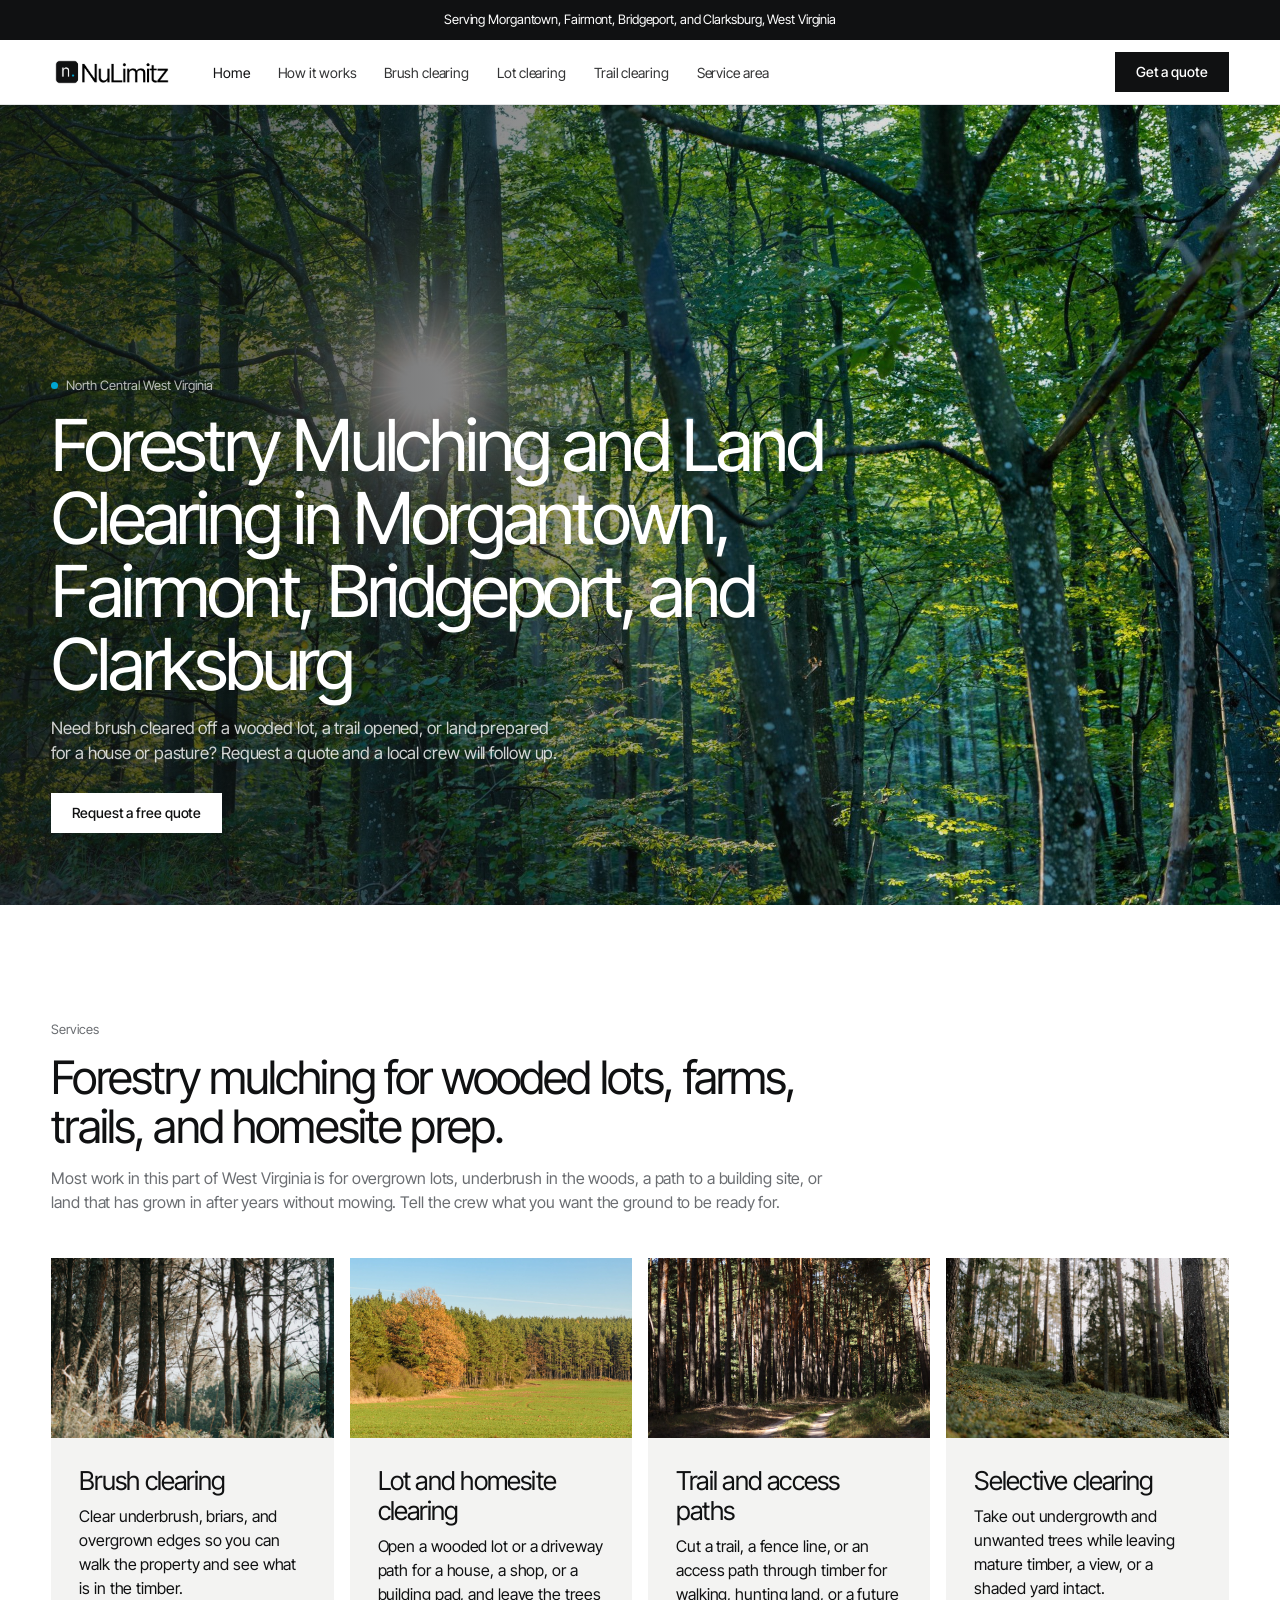
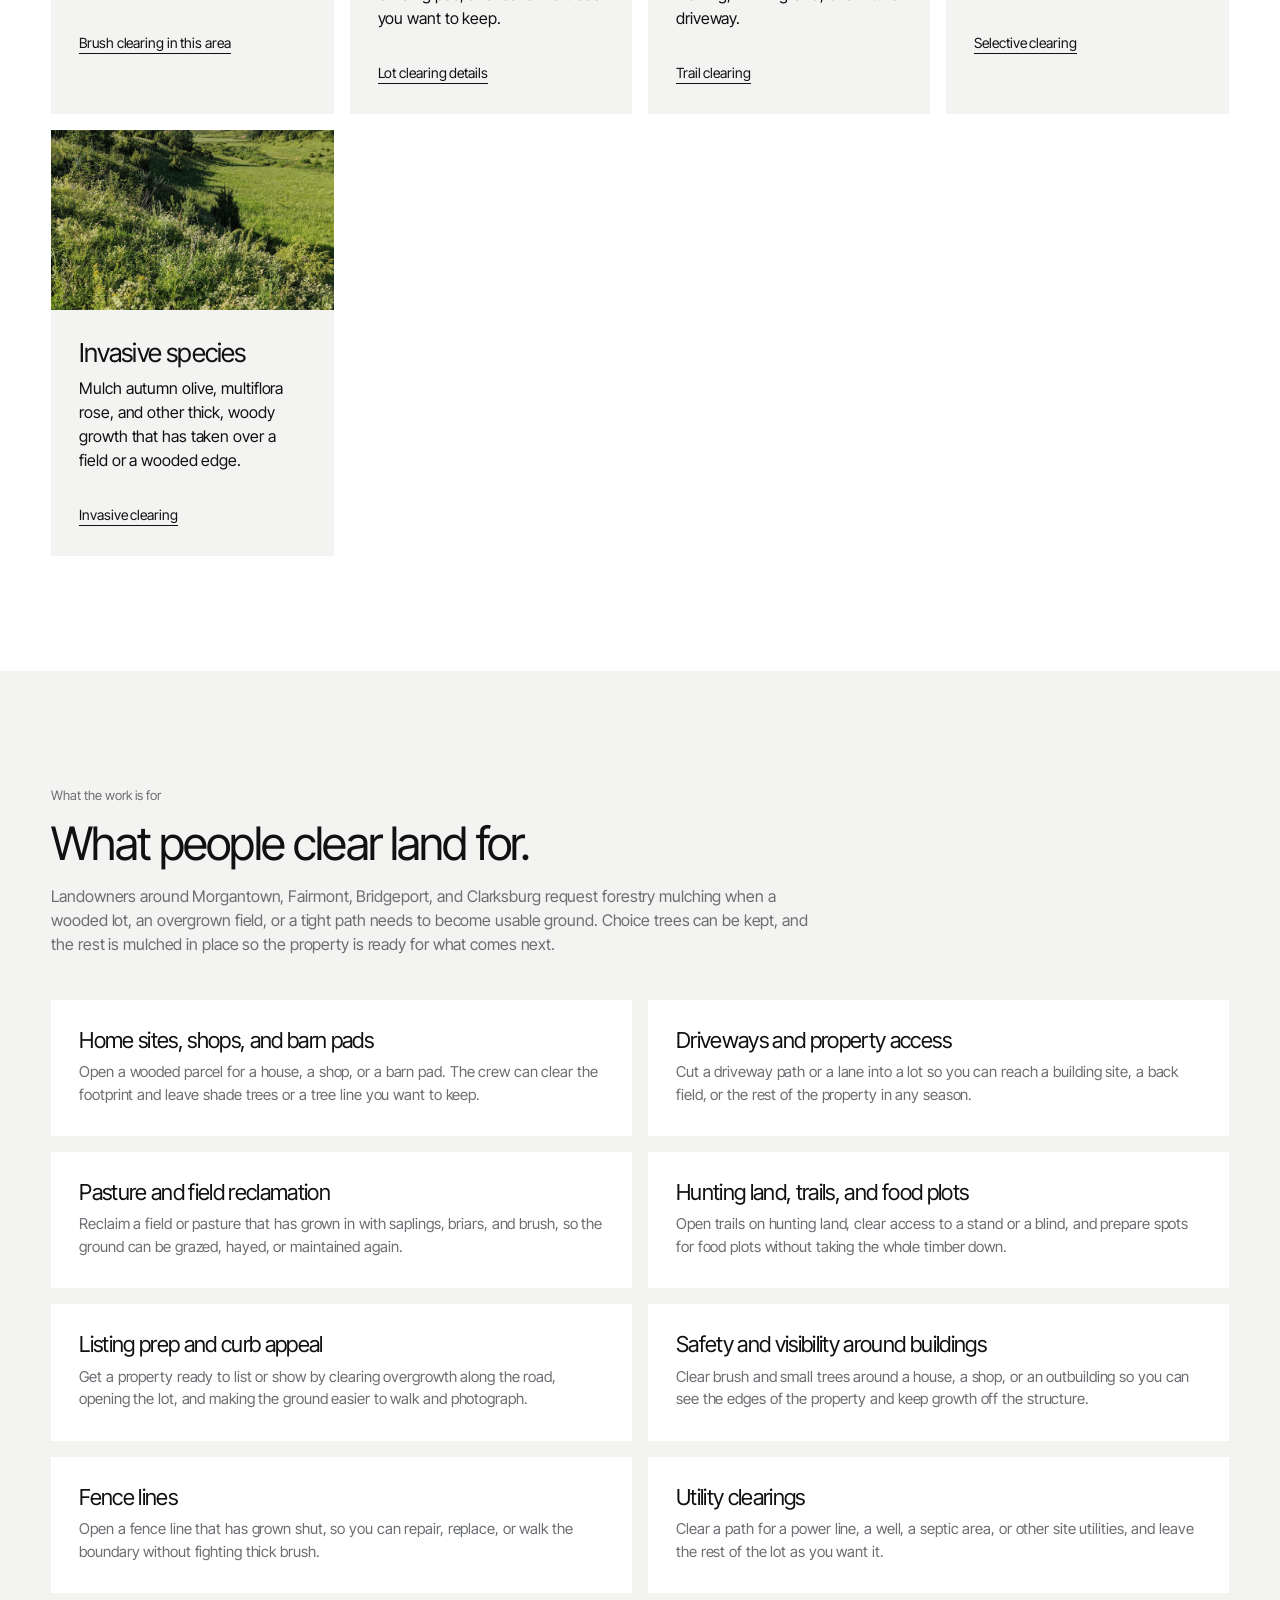
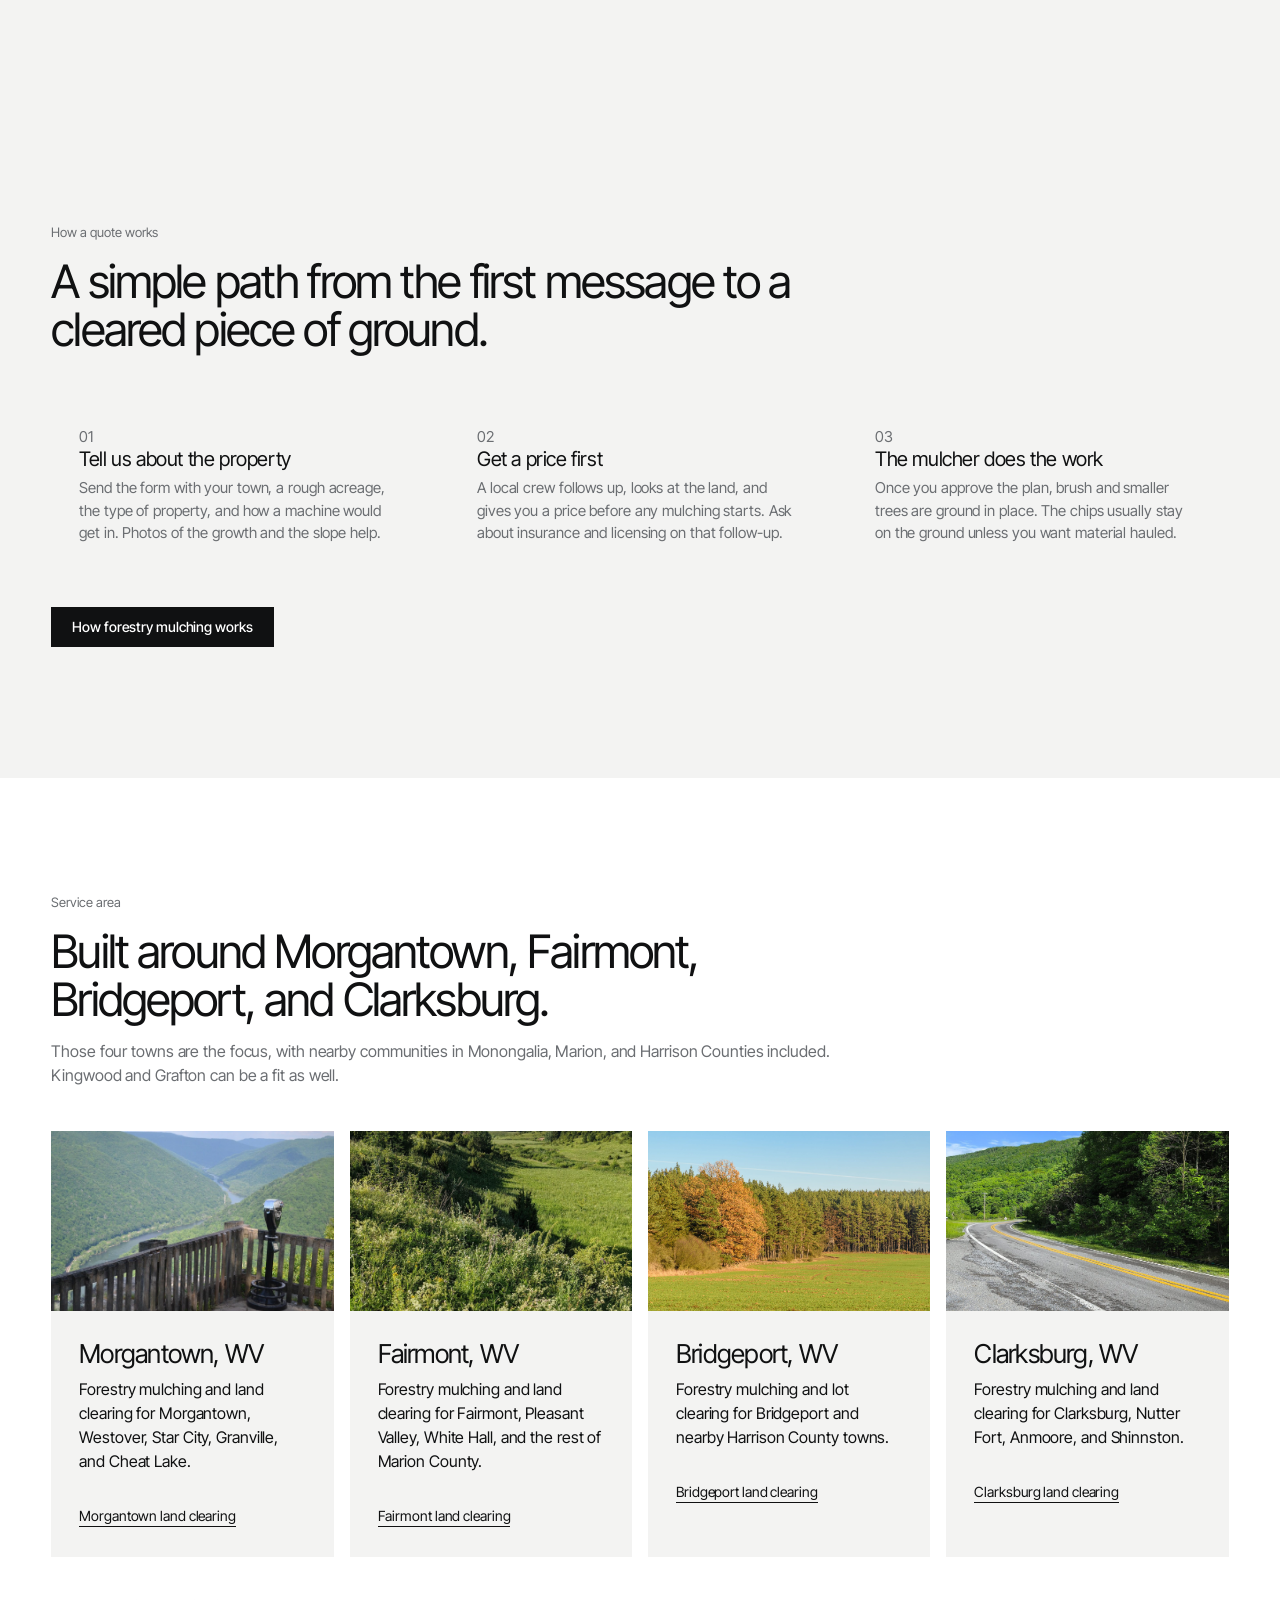
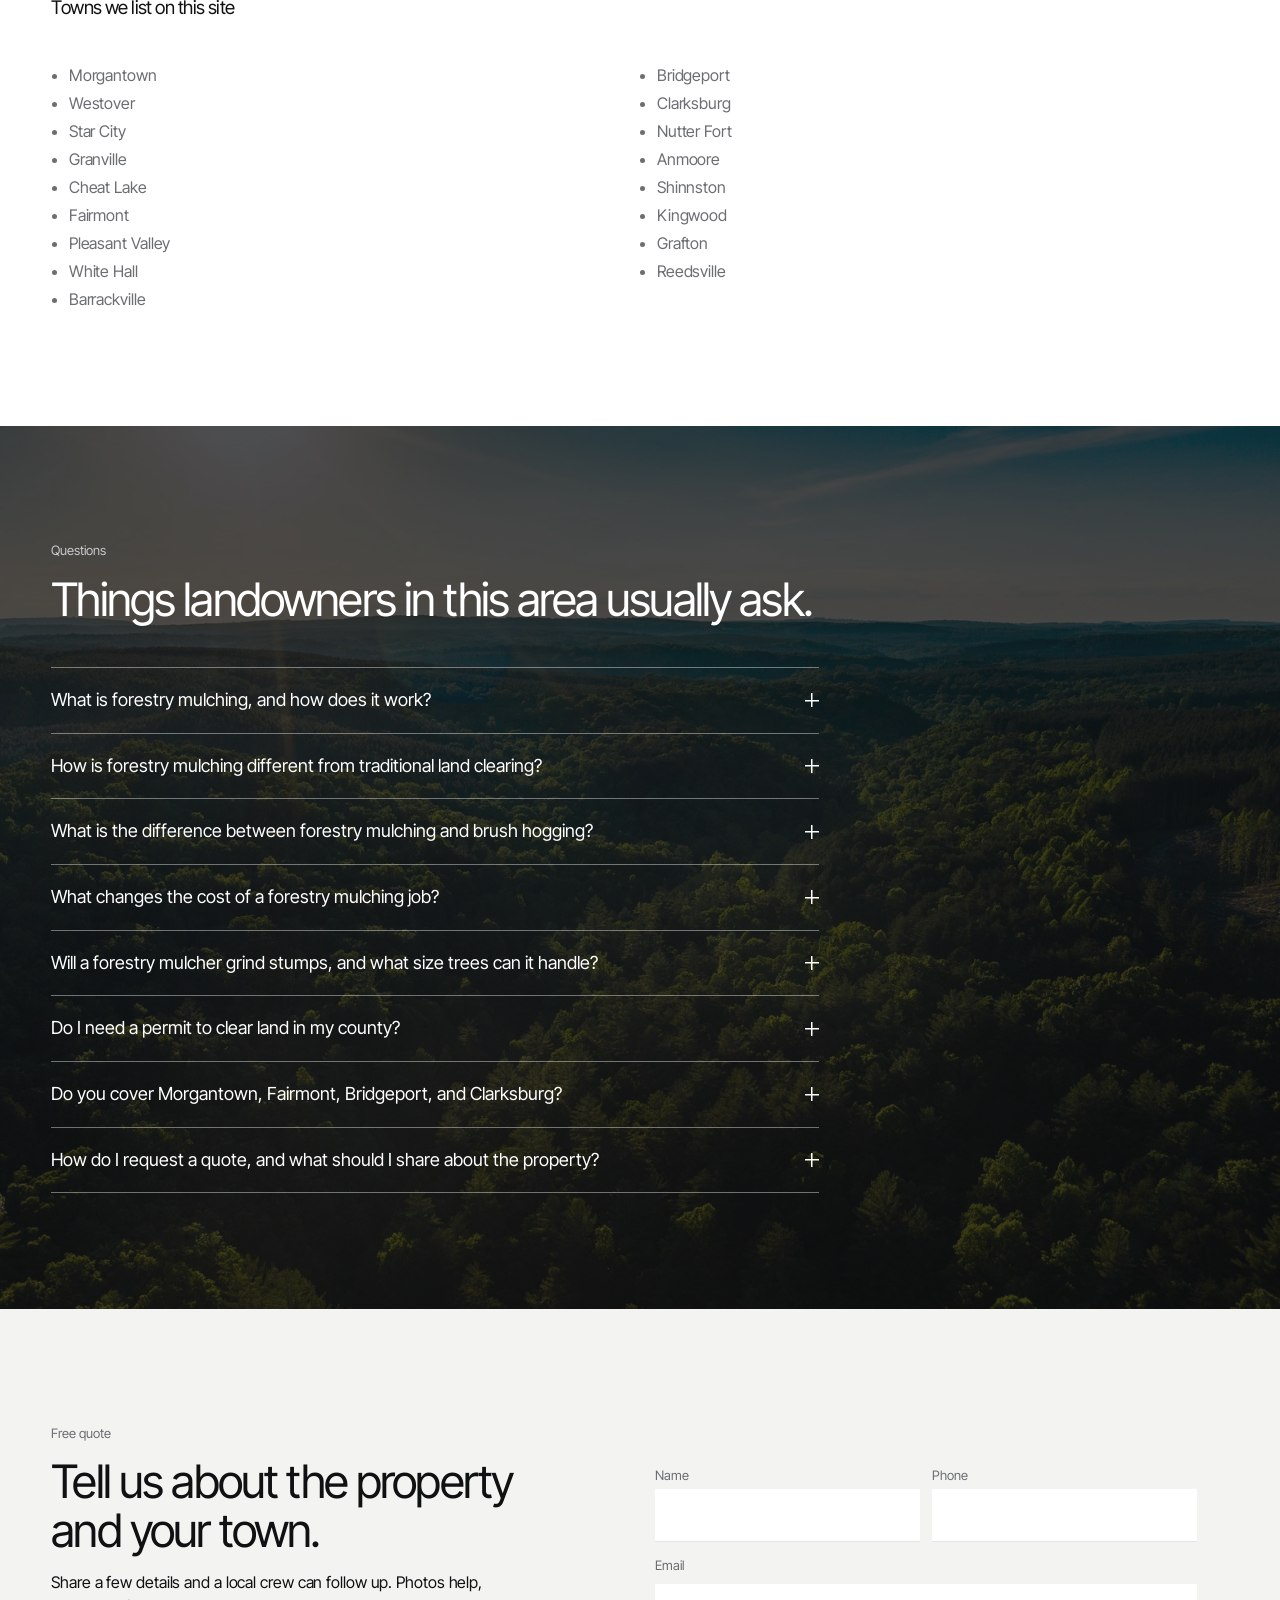
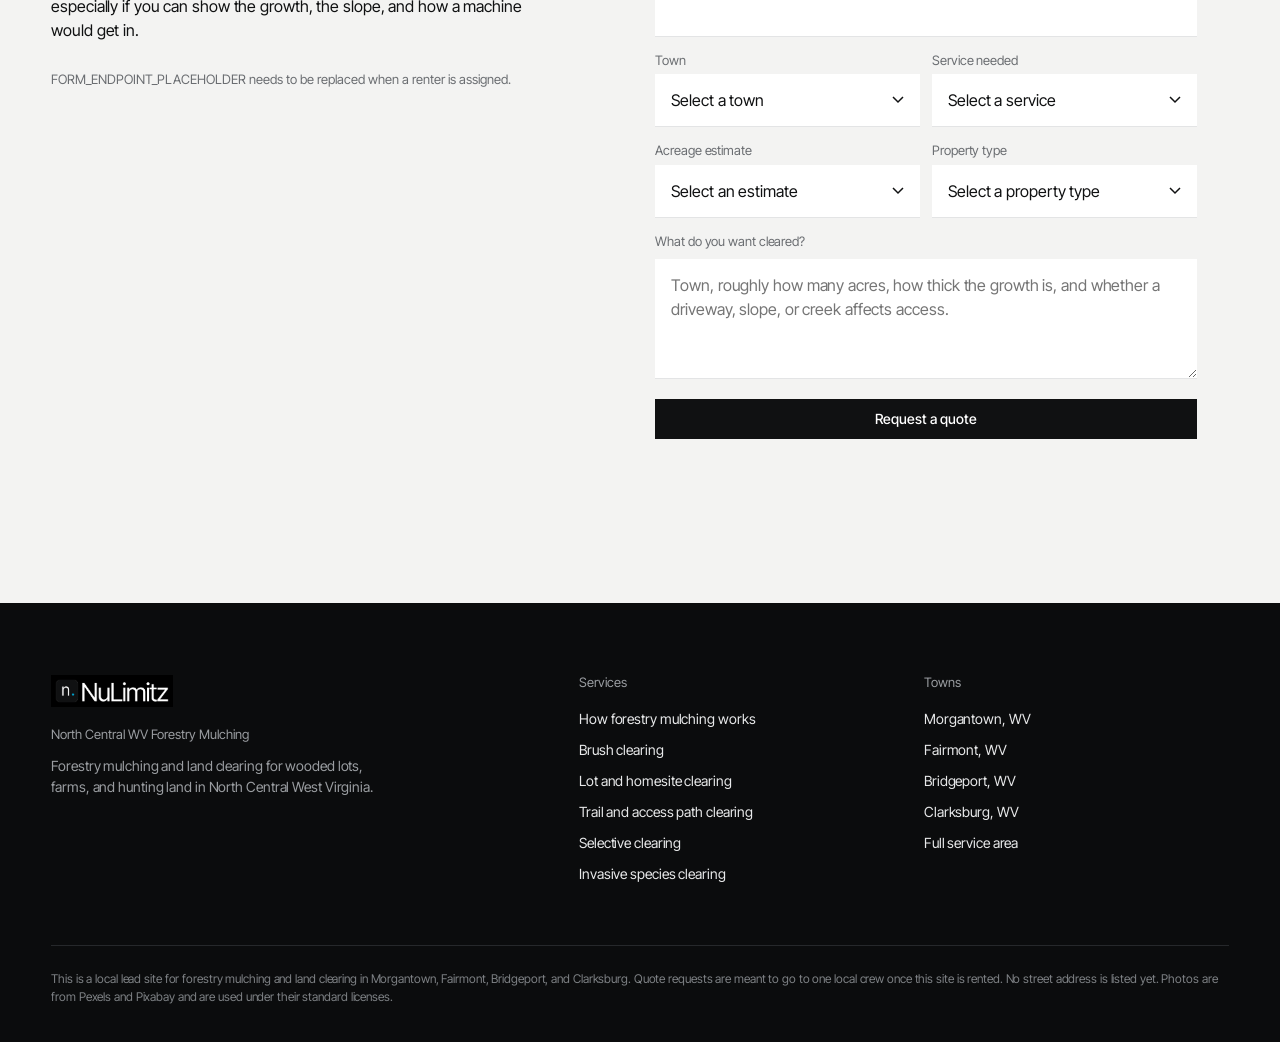
<file: index.html>
<!DOCTYPE html>
<html lang="en">
<head>
  <meta charset="utf-8">
  <meta name="viewport" content="width=device-width, initial-scale=1">
  <title>Forestry Mulching and Land Clearing in Morgantown, Fairmont, and Clarksburg, WV</title>
  <meta name="description" content="Request forestry mulching and land clearing in Morgantown, Fairmont, Bridgeport, and Clarksburg, West Virginia. A local crew follows up on your quote.">
  <meta name="robots" content="noindex, nofollow">
  <link rel="icon" href="/favicon.ico" sizes="any">
  <link rel="icon" type="image/svg+xml" href="/favicon.svg">
  <link rel="icon" type="image/png" sizes="32x32" href="/favicon-32.png">
  <link rel="apple-touch-icon" href="/apple-touch-icon.png">
  <link rel="icon" type="image/png" sizes="512x512" href="/icon-512.png">
  <link rel="preconnect" href="https://fonts.googleapis.com">
  <link rel="preconnect" href="https://fonts.gstatic.com" crossorigin>
  <link href="https://fonts.googleapis.com/css2?family=Inter+Tight:wght@300;400;500&display=swap" rel="stylesheet">
  <link rel="stylesheet" href="css/styles.css">
  <script type="application/ld+json">
{
  "@context": "https://schema.org",
  "@graph": [
    {
      "@type": "LocalBusiness",
      "name": "North Central WV Forestry Mulching",
      "url": "/",
      "description": "Request forestry mulching and land clearing in Morgantown, Fairmont, Bridgeport, and Clarksburg, West Virginia. A local crew follows up on your quote.",
      "areaServed": [
        {
          "@type": "City",
          "name": "Morgantown",
          "addressRegion": "WV"
        },
        {
          "@type": "City",
          "name": "Fairmont",
          "addressRegion": "WV"
        },
        {
          "@type": "City",
          "name": "Bridgeport",
          "addressRegion": "WV"
        },
        {
          "@type": "City",
          "name": "Clarksburg",
          "addressRegion": "WV"
        },
        {
          "@type": "AdministrativeArea",
          "name": "Monongalia County"
        },
        {
          "@type": "AdministrativeArea",
          "name": "Marion County"
        },
        {
          "@type": "AdministrativeArea",
          "name": "Harrison County"
        }
      ],
      "serviceType": [
        "Forestry mulching",
        "Land clearing",
        "Brush clearing",
        "Lot and homesite clearing",
        "Trail and access path clearing",
        "Selective clearing",
        "Invasive species clearing" 
      ]
    },
    {
      "@type": "Service",
      "name": "Forestry mulching and land clearing",
      "serviceType": "Forestry mulching and land clearing",
      "provider": {
        "@type": "LocalBusiness",
        "name": "North Central WV Forestry Mulching"
      },
      "areaServed": [
        "Morgantown, WV",
        "Fairmont, WV",
        "Bridgeport, WV",
        "Clarksburg, WV" 
      ]
    },
    {
      "@type": "FAQPage",
      "mainEntity": [
        {
          "@type": "Question",
          "name": "What is forestry mulching, and how does it work?",
          "acceptedAnswer": {
            "@type": "Answer",
            "text": "A forestry mulcher is a machine with a spinning drum that grinds brush, saplings, and smaller trees into wood chips. The chips are usually left on the ground, so the soil stays in place and there is less to haul or burn. It is a common way to open woods, clear underbrush, or prepare a lot in this part of West Virginia."
          }
        },        {
          "@type": "Question",
          "name": "How is forestry mulching different from traditional land clearing?",
          "acceptedAnswer": {
            "@type": "Answer",
            "text": "Traditional land clearing often uses bulldozers or excavators to push trees and dirt, which can leave piles and scrape the topsoil. Forestry mulching grinds the growth in place and leaves a layer of chips. Some jobs still need traditional clearing, for example when large trees have to come down or a site has to be graded for a foundation. The form is a good place to describe what you want the land to be ready for."
          }
        },        {
          "@type": "Question",
          "name": "What is the difference between forestry mulching and brush hogging?",
          "acceptedAnswer": {
            "@type": "Answer",
            "text": "A brush hog, sometimes called a bush hog, is a mower made for grass, weeds, and light woody stems in a field that is already open. It is not made for thick underbrush, saplings, or small trees in the woods. A forestry mulcher is built for denser, woodier growth and can work in timber where a brush hog cannot."
          }
        },        {
          "@type": "Question",
          "name": "What changes the cost of a forestry mulching job?",
          "acceptedAnswer": {
            "@type": "Answer",
            "text": "Quotes usually depend on how many acres are involved, how thick the growth is, the size of the trees, the slope, how easily a machine can get in, and how far the crew has to travel. Some jobs are quoted by the acre, some by the hour, and some as a single price for the whole property. There are no rates listed on this site. Share those details on the form and a local crew can follow up with a price before any work starts."
          }
        },        {
          "@type": "Question",
          "name": "Will a forestry mulcher grind stumps, and what size trees can it handle?",
          "acceptedAnswer": {
            "@type": "Answer",
            "text": "A mulcher can usually take brush, saplings, and smaller trees, and it can grind smaller stumps down close to grade as it works. Larger mature trees often need to be cut first, or they can be left standing if you want a selective job. Large stumps may still need a separate stump grinder. Photos and a rough tree size help the crew plan."
          }
        },        {
          "@type": "Question",
          "name": "Do I need a permit to clear land in my county?",
          "acceptedAnswer": {
            "@type": "Answer",
            "text": "It depends on the town and county, and on whether wetlands, streams, or a building plan are involved. Rules are not the same in every place, so we do not list a single requirement here. If you are unsure, say so on the form and the crew can help you ask the right local office."
          }
        },        {
          "@type": "Question",
          "name": "Do you cover Morgantown, Fairmont, Bridgeport, and Clarksburg?",
          "acceptedAnswer": {
            "@type": "Answer",
            "text": "Yes. The service area is built around those four towns, plus nearby communities in Monongalia, Marion, and Harrison Counties, including Cheat Lake, Westover, Star City, Pleasant Valley, and Shinnston. Kingwood and Grafton can be included when the job is a fit. Pick your town on the form."
          }
        },        {
          "@type": "Question",
          "name": "How do I request a quote, and what should I share about the property?",
          "acceptedAnswer": {
            "@type": "Answer",
            "text": "Fill out the quote form with your town, the work you need, a rough acreage, and the type of property. It helps to mention slope, how a machine would get in, and whether you want a trail, a homesite, pasture, or just the underbrush cleared. You do not have to be there for every quote. Photos are often enough to start, and someone may still want to walk the land before a final price."
          }
        }
      ]
    }
  ]
}
  </script>
</head>
<body>
<div class="topbar">
  <div class="wrap">
    <span>Serving Morgantown, Fairmont, Bridgeport, and Clarksburg, West Virginia</span>
    </div>
</div>
<header class="site-header">
  <div class="wrap">
    <a class="logo" href="index.html" aria-label="NuLimitz home"><img src="/img/logo-light.png" alt="NuLimitz"></a>
    <nav>
      <ul>
        <li><a href="index.html" aria-current="page">Home</a></li>
        <li><a href="how-it-works/index.html">How it works</a></li>
        <li><a href="brush-clearing/index.html">Brush clearing</a></li>
        <li><a href="lot-clearing/index.html">Lot clearing</a></li>
        <li><a href="trail-clearing/index.html">Trail clearing</a></li>
        <li><a href="index.html#areas">Service area</a></li>
        </ul>
    </nav>
    <div class="header-right">
      <a class="btn" href="#quote">Get a quote</a>
      <button class="nav-toggle" type="button" aria-expanded="false" aria-label="Open menu">Menu</button>
    </div>
  </div>
</header>
<section class="hero" style="background-image:url('img/hero.jpg')">
  <div class="wrap">
    <p class="eyebrow">North Central West Virginia</p>
    <h1>Forestry Mulching and Land Clearing in Morgantown, Fairmont, Bridgeport, and Clarksburg</h1>
    <p class="lede">Need brush cleared off a wooded lot, a trail opened, or land prepared for a house or pasture? Request a quote and a local crew will follow up.</p>
    <div class="hero-actions">
      <a class="btn btn-call" href="#quote">Request a free quote</a>
    </div>
    </div>
</section>

<section class="section" id="services">
  <div class="wrap">
    <div class="section-head">
      <p class="eyebrow">Services</p>
      <h2>Forestry mulching for wooded lots, farms, trails, and homesite prep.</h2>
      <p class="muted">Most work in this part of West Virginia is for overgrown lots, underbrush in the woods, a path to a building site, or land that has grown in after years without mowing. Tell the crew what you want the ground to be ready for.</p>
    </div>
    <div class="card-grid">
      <a class="service-card" href="brush-clearing/index.html">
        <img src="img/brush.jpg" alt="Tall grass and underbrush growing among trees">
        <div class="pad">
          <h3>Brush clearing</h3>
          <p>Clear underbrush, briars, and overgrown edges so you can walk the property and see what is in the timber.</p>
          <span class="more">Brush clearing in this area</span>
        </div>
      </a>
      <a class="service-card" href="lot-clearing/index.html">
        <img src="img/lot.jpg" alt="Open ground meeting a tree line after land has been cleared">
        <div class="pad">
          <h3>Lot and homesite clearing</h3>
          <p>Open a wooded lot or a driveway path for a house, a shop, or a building pad, and leave the trees you want to keep.</p>
          <span class="more">Lot clearing details</span>
        </div>
      </a>
      <a class="service-card" href="trail-clearing/index.html">
        <img src="img/trail.jpg" alt="A path running through a stand of tall trees">
        <div class="pad">
          <h3>Trail and access paths</h3>
          <p>Cut a trail, a fence line, or an access path through timber for walking, hunting land, or a future driveway.</p>
          <span class="more">Trail clearing</span>
        </div>
      </a>
      <a class="service-card" href="selective-clearing/index.html">
        <img src="img/selective.jpg" alt="Open ground under a stand of mature trees">
        <div class="pad">
          <h3>Selective clearing</h3>
          <p>Take out undergrowth and unwanted trees while leaving mature timber, a view, or a shaded yard intact.</p>
          <span class="more">Selective clearing</span>
        </div>
      </a>
      <a class="service-card" href="invasive-species/index.html">
        <img src="img/invasive.jpg" alt="Overgrown plants and shrubs along the edge of a field">
        <div class="pad">
          <h3>Invasive species</h3>
          <p>Mulch autumn olive, multiflora rose, and other thick, woody growth that has taken over a field or a wooded edge.</p>
          <span class="more">Invasive clearing</span>
        </div>
      </a>
    </div>
  </div>
</section>


<section class="section band-cream" id="land-uses">
  <div class="wrap">
    <div class="section-head">
      <p class="eyebrow">What the work is for</p>
      <h2>What people clear land for.</h2>
      <p class="muted">Landowners around Morgantown, Fairmont, Bridgeport, and Clarksburg request forestry mulching when a wooded lot, an overgrown field, or a tight path needs to become usable ground. Choice trees can be kept, and the rest is mulched in place so the property is ready for what comes next.</p>
    </div>
    <div class="use-grid">
      <article class="use-card">
        <h3>Home sites, shops, and barn pads</h3>
        <p>Open a wooded parcel for a house, a shop, or a barn pad. The crew can clear the footprint and leave shade trees or a tree line you want to keep.</p>
      </article>
      <article class="use-card">
        <h3>Driveways and property access</h3>
        <p>Cut a driveway path or a lane into a lot so you can reach a building site, a back field, or the rest of the property in any season.</p>
      </article>
      <article class="use-card">
        <h3>Pasture and field reclamation</h3>
        <p>Reclaim a field or pasture that has grown in with saplings, briars, and brush, so the ground can be grazed, hayed, or maintained again.</p>
      </article>
      <article class="use-card">
        <h3>Hunting land, trails, and food plots</h3>
        <p>Open trails on hunting land, clear access to a stand or a blind, and prepare spots for food plots without taking the whole timber down.</p>
      </article>
      <article class="use-card">
        <h3>Listing prep and curb appeal</h3>
        <p>Get a property ready to list or show by clearing overgrowth along the road, opening the lot, and making the ground easier to walk and photograph.</p>
      </article>
      <article class="use-card">
        <h3>Safety and visibility around buildings</h3>
        <p>Clear brush and small trees around a house, a shop, or an outbuilding so you can see the edges of the property and keep growth off the structure.</p>
      </article>
      <article class="use-card">
        <h3>Fence lines</h3>
        <p>Open a fence line that has grown shut, so you can repair, replace, or walk the boundary without fighting thick brush.</p>
      </article>
      <article class="use-card">
        <h3>Utility clearings</h3>
        <p>Clear a path for a power line, a well, a septic area, or other site utilities, and leave the rest of the lot as you want it.</p>
      </article>
    </div>
  </div>
</section>

<section class="section band-cream" id="how">
  <div class="wrap">
    <div class="section-head">
      <p class="eyebrow">How a quote works</p>
      <h2>A simple path from the first message to a cleared piece of ground.</h2>
    </div>
    <div class="step-grid">
      <div class="step"><div class="pad">
        <p class="step-num">01</p>
        <h3>Tell us about the property</h3>
        <p>Send the form with your town, a rough acreage, the type of property, and how a machine would get in. Photos of the growth and the slope help.</p>
      </div></div>
      <div class="step"><div class="pad">
        <p class="step-num">02</p>
        <h3>Get a price first</h3>
        <p>A local crew follows up, looks at the land, and gives you a price before any mulching starts. Ask about insurance and licensing on that follow-up.</p>
      </div></div>
      <div class="step"><div class="pad">
        <p class="step-num">03</p>
        <h3>The mulcher does the work</h3>
        <p>Once you approve the plan, brush and smaller trees are ground in place. The chips usually stay on the ground unless you want material hauled.</p>
      </div></div>
    </div>
    <p style="margin-top:2rem"><a class="btn" href="how-it-works/index.html">How forestry mulching works</a></p>
  </div>
</section>

<section class="section" id="areas">
  <div class="wrap">
    <div class="section-head">
      <p class="eyebrow">Service area</p>
      <h2>Built around Morgantown, Fairmont, Bridgeport, and Clarksburg.</h2>
      <p class="muted">Those four towns are the focus, with nearby communities in Monongalia, Marion, and Harrison Counties included. Kingwood and Grafton can be a fit as well.</p>
    </div>
    <div class="area-grid">
      <a class="area-card" href="morgantown/index.html">
        <img src="img/wv-hills.jpg" alt="Wooded hills and a river valley in West Virginia">
        <div class="pad">
          <h3>Morgantown, WV</h3>
          <p>Forestry mulching and land clearing for Morgantown, Westover, Star City, Granville, and Cheat Lake.</p>
          <span class="more">Morgantown land clearing</span>
        </div>
      </a>
      <a class="area-card" href="fairmont/index.html">
        <img src="img/invasive.jpg" alt="A grassy valley and overgrown field edges of the kind common in Marion County">
        <div class="pad">
          <h3>Fairmont, WV</h3>
          <p>Forestry mulching and land clearing for Fairmont, Pleasant Valley, White Hall, and the rest of Marion County.</p>
          <span class="more">Fairmont land clearing</span>
        </div>
      </a>
      <a class="area-card" href="bridgeport/index.html">
        <img src="img/lot.jpg" alt="Open ground along a tree line, the kind of lot often cleared for a homesite">
        <div class="pad">
          <h3>Bridgeport, WV</h3>
          <p>Forestry mulching and lot clearing for Bridgeport and nearby Harrison County towns.</p>
          <span class="more">Bridgeport land clearing</span>
        </div>
      </a>
      <a class="area-card" href="clarksburg/index.html">
        <img src="img/wv-road.jpg" alt="A two-lane West Virginia road curving into wooded hills">
        <div class="pad">
          <h3>Clarksburg, WV</h3>
          <p>Forestry mulching and land clearing for Clarksburg, Nutter Fort, Anmoore, and Shinnston.</p>
          <span class="more">Clarksburg land clearing</span>
        </div>
      </a>
    </div>
    <div class="section-head" style="margin-top:2.5rem">
      <h3>Towns we list on this site</h3>
    </div>
    <ul class="town-list">
      <li>Morgantown</li><li>Westover</li><li>Star City</li><li>Granville</li>
      <li>Cheat Lake</li><li>Fairmont</li><li>Pleasant Valley</li><li>White Hall</li>
      <li>Barrackville</li><li>Bridgeport</li><li>Clarksburg</li><li>Nutter Fort</li>
      <li>Anmoore</li><li>Shinnston</li><li>Kingwood</li><li>Grafton</li>
      <li>Reedsville</li>
    </ul>
  </div>
</section>

<section class="section band-photo" id="faq" style="background-image:url('img/hills.jpg')">
  <div class="wrap">
    <div class="section-head">
      <p class="eyebrow">Questions</p>
      <h2>Things landowners in this area usually ask.</h2>
    </div>
    <div class="faq">
        <div class="faq-item">
          <h3><button type="button" aria-expanded="false" aria-controls="faq-1" id="faq-btn-1">What is forestry mulching, and how does it work?</button></h3>
          <div class="answer" id="faq-1">A forestry mulcher is a machine with a spinning drum that grinds brush, saplings, and smaller trees into wood chips. The chips are usually left on the ground, so the soil stays in place and there is less to haul or burn. It is a common way to open woods, clear underbrush, or prepare a lot in this part of West Virginia.</div>
        </div>
        <div class="faq-item">
          <h3><button type="button" aria-expanded="false" aria-controls="faq-2" id="faq-btn-2">How is forestry mulching different from traditional land clearing?</button></h3>
          <div class="answer" id="faq-2">Traditional land clearing often uses bulldozers or excavators to push trees and dirt, which can leave piles and scrape the topsoil. Forestry mulching grinds the growth in place and leaves a layer of chips. Some jobs still need traditional clearing, for example when large trees have to come down or a site has to be graded for a foundation. The form is a good place to describe what you want the land to be ready for.</div>
        </div>
        <div class="faq-item">
          <h3><button type="button" aria-expanded="false" aria-controls="faq-3" id="faq-btn-3">What is the difference between forestry mulching and brush hogging?</button></h3>
          <div class="answer" id="faq-3">A brush hog, sometimes called a bush hog, is a mower made for grass, weeds, and light woody stems in a field that is already open. It is not made for thick underbrush, saplings, or small trees in the woods. A forestry mulcher is built for denser, woodier growth and can work in timber where a brush hog cannot.</div>
        </div>
        <div class="faq-item">
          <h3><button type="button" aria-expanded="false" aria-controls="faq-4" id="faq-btn-4">What changes the cost of a forestry mulching job?</button></h3>
          <div class="answer" id="faq-4">Quotes usually depend on how many acres are involved, how thick the growth is, the size of the trees, the slope, how easily a machine can get in, and how far the crew has to travel. Some jobs are quoted by the acre, some by the hour, and some as a single price for the whole property. There are no rates listed on this site. Share those details on the form and a local crew can follow up with a price before any work starts.</div>
        </div>
        <div class="faq-item">
          <h3><button type="button" aria-expanded="false" aria-controls="faq-5" id="faq-btn-5">Will a forestry mulcher grind stumps, and what size trees can it handle?</button></h3>
          <div class="answer" id="faq-5">A mulcher can usually take brush, saplings, and smaller trees, and it can grind smaller stumps down close to grade as it works. Larger mature trees often need to be cut first, or they can be left standing if you want a selective job. Large stumps may still need a separate stump grinder. Photos and a rough tree size help the crew plan.</div>
        </div>
        <div class="faq-item">
          <h3><button type="button" aria-expanded="false" aria-controls="faq-6" id="faq-btn-6">Do I need a permit to clear land in my county?</button></h3>
          <div class="answer" id="faq-6">It depends on the town and county, and on whether wetlands, streams, or a building plan are involved. Rules are not the same in every place, so we do not list a single requirement here. If you are unsure, say so on the form and the crew can help you ask the right local office.</div>
        </div>
        <div class="faq-item">
          <h3><button type="button" aria-expanded="false" aria-controls="faq-7" id="faq-btn-7">Do you cover Morgantown, Fairmont, Bridgeport, and Clarksburg?</button></h3>
          <div class="answer" id="faq-7">Yes. The service area is built around those four towns, plus nearby communities in Monongalia, Marion, and Harrison Counties, including Cheat Lake, Westover, Star City, Pleasant Valley, and Shinnston. Kingwood and Grafton can be included when the job is a fit. Pick your town on the form.</div>
        </div>
        <div class="faq-item">
          <h3><button type="button" aria-expanded="false" aria-controls="faq-8" id="faq-btn-8">How do I request a quote, and what should I share about the property?</button></h3>
          <div class="answer" id="faq-8">Fill out the quote form with your town, the work you need, a rough acreage, and the type of property. It helps to mention slope, how a machine would get in, and whether you want a trail, a homesite, pasture, or just the underbrush cleared. You do not have to be there for every quote. Photos are often enough to start, and someone may still want to walk the land before a final price.</div>
        </div>
    </div>
  </div>
</section>

<section class="section band-cream" id="quote">
  <div class="wrap quote-grid">
    <div>
      <p class="eyebrow">Free quote</p>
      <h2>Tell us about the property and your town.</h2>
      <p>Share a few details and a local crew can follow up. Photos help, especially if you can show the growth, the slope, and how a machine would get in.</p>
      <p class="placeholder-note">FORM_ENDPOINT_PLACEHOLDER needs to be replaced when a renter is assigned.</p></div>
    <form action="FORM_ENDPOINT_PLACEHOLDER" method="post" data-quote-form>
      <div class="form-row">
        <div>
          <label for="name">Name</label>
          <input id="name" name="name" type="text" autocomplete="name" required>
        </div>
        <div>
          <label for="phone">Phone</label>
          <input id="phone" name="phone" type="tel" autocomplete="tel" required>
        </div>
      </div>
      <label for="email">Email</label>
      <input id="email" name="email" type="email" autocomplete="email">
      <div class="form-row">
        <div>
          <label for="city">Town</label>
          <select id="city" name="city" required>
            <option value="">Select a town</option>
            <option>Morgantown</option>
            <option>Fairmont</option>
            <option>Bridgeport</option>
            <option>Clarksburg</option>
            <option>Cheat Lake</option>
            <option>Westover</option>
            <option>Star City</option>
            <option>Kingwood</option>
            <option>Grafton</option>
            <option>Other in North Central WV</option>
          </select>
        </div>
        <div>
          <label for="service">Service needed</label>
          <select id="service" name="service" required>
            <option value="" selected>Select a service</option>
<option value="forestry">Forestry mulching</option>
<option value="lot">Lot or land clearing</option>
<option value="brush">Brush and underbrush clearing</option>
<option value="trail">Trail, driveway, or fence line clearing</option>
<option value="selective">Selective clearing</option>
<option value="invasive">Invasive species clearing</option>
<option value="other">Not sure / other</option>
          </select>
        </div>
      </div>
      <div class="form-row">
        <div>
          <label for="acreage">Acreage estimate</label>
          <select id="acreage" name="acreage" required>
            <option value="">Select an estimate</option>
<option value="under-1">Under 1 acre</option>
<option value="1-3">1 to 3 acres</option>
<option value="3-10">3 to 10 acres</option>
<option value="10-plus">10 acres or more</option>
<option value="unsure">Not sure</option>
          </select>
        </div>
        <div>
          <label for="property">Property type</label>
          <select id="property" name="property" required>
            <option value="">Select a property type</option>
<option value="homesite">Wooded homesite</option>
<option value="residential">Residential lot</option>
<option value="farm">Farm or pasture</option>
<option value="hunting">Hunting land</option>
<option value="other">Other</option>
          </select>
        </div>
      </div>
      <label for="message">What do you want cleared?</label>
      <textarea id="message" name="message" placeholder="Town, roughly how many acres, how thick the growth is, and whether a driveway, slope, or creek affects access." required></textarea>
      <p style="margin-top:1rem"><button class="btn btn-dark btn-wide" type="submit">Request a quote</button></p>
      <p class="form-status" role="status"></p>
    </form>
  </div>
</section>
<footer class="site-footer">
  <div class="wrap">
    <div class="foot-grid">
      <div>
        <a class="logo" href="index.html" aria-label="NuLimitz home"><img src="/img/logo-dark.png" alt="NuLimitz"></a>
        <h2>North Central WV Forestry Mulching</h2>
        <p>Forestry mulching and land clearing for wooded lots, farms, and hunting land in North Central West Virginia.</p>
        </div>
      <div>
        <h2>Services</h2>
        <ul>
          <li><a href="how-it-works/index.html">How forestry mulching works</a></li>
          <li><a href="brush-clearing/index.html">Brush clearing</a></li>
          <li><a href="lot-clearing/index.html">Lot and homesite clearing</a></li>
          <li><a href="trail-clearing/index.html">Trail and access path clearing</a></li>
          <li><a href="selective-clearing/index.html">Selective clearing</a></li>
          <li><a href="invasive-species/index.html">Invasive species clearing</a></li>
        </ul>
      </div>
      <div>
        <h2>Towns</h2>
        <ul>
          <li><a href="morgantown/index.html">Morgantown, WV</a></li>
          <li><a href="fairmont/index.html">Fairmont, WV</a></li>
          <li><a href="bridgeport/index.html">Bridgeport, WV</a></li>
          <li><a href="clarksburg/index.html">Clarksburg, WV</a></li>
          <li><a href="index.html#areas">Full service area</a></li>
        </ul>
      </div>
    </div>
    <p class="legal">This is a local lead site for forestry mulching and land clearing in Morgantown, Fairmont, Bridgeport, and Clarksburg. Quote requests are meant to go to one local crew once this site is rented. No street address is listed yet. Photos are from Pexels and Pixabay and are used under their standard licenses.</p>
  </div>
</footer>
<script src="js/main.js"></script>

</body>
</html>
</file>
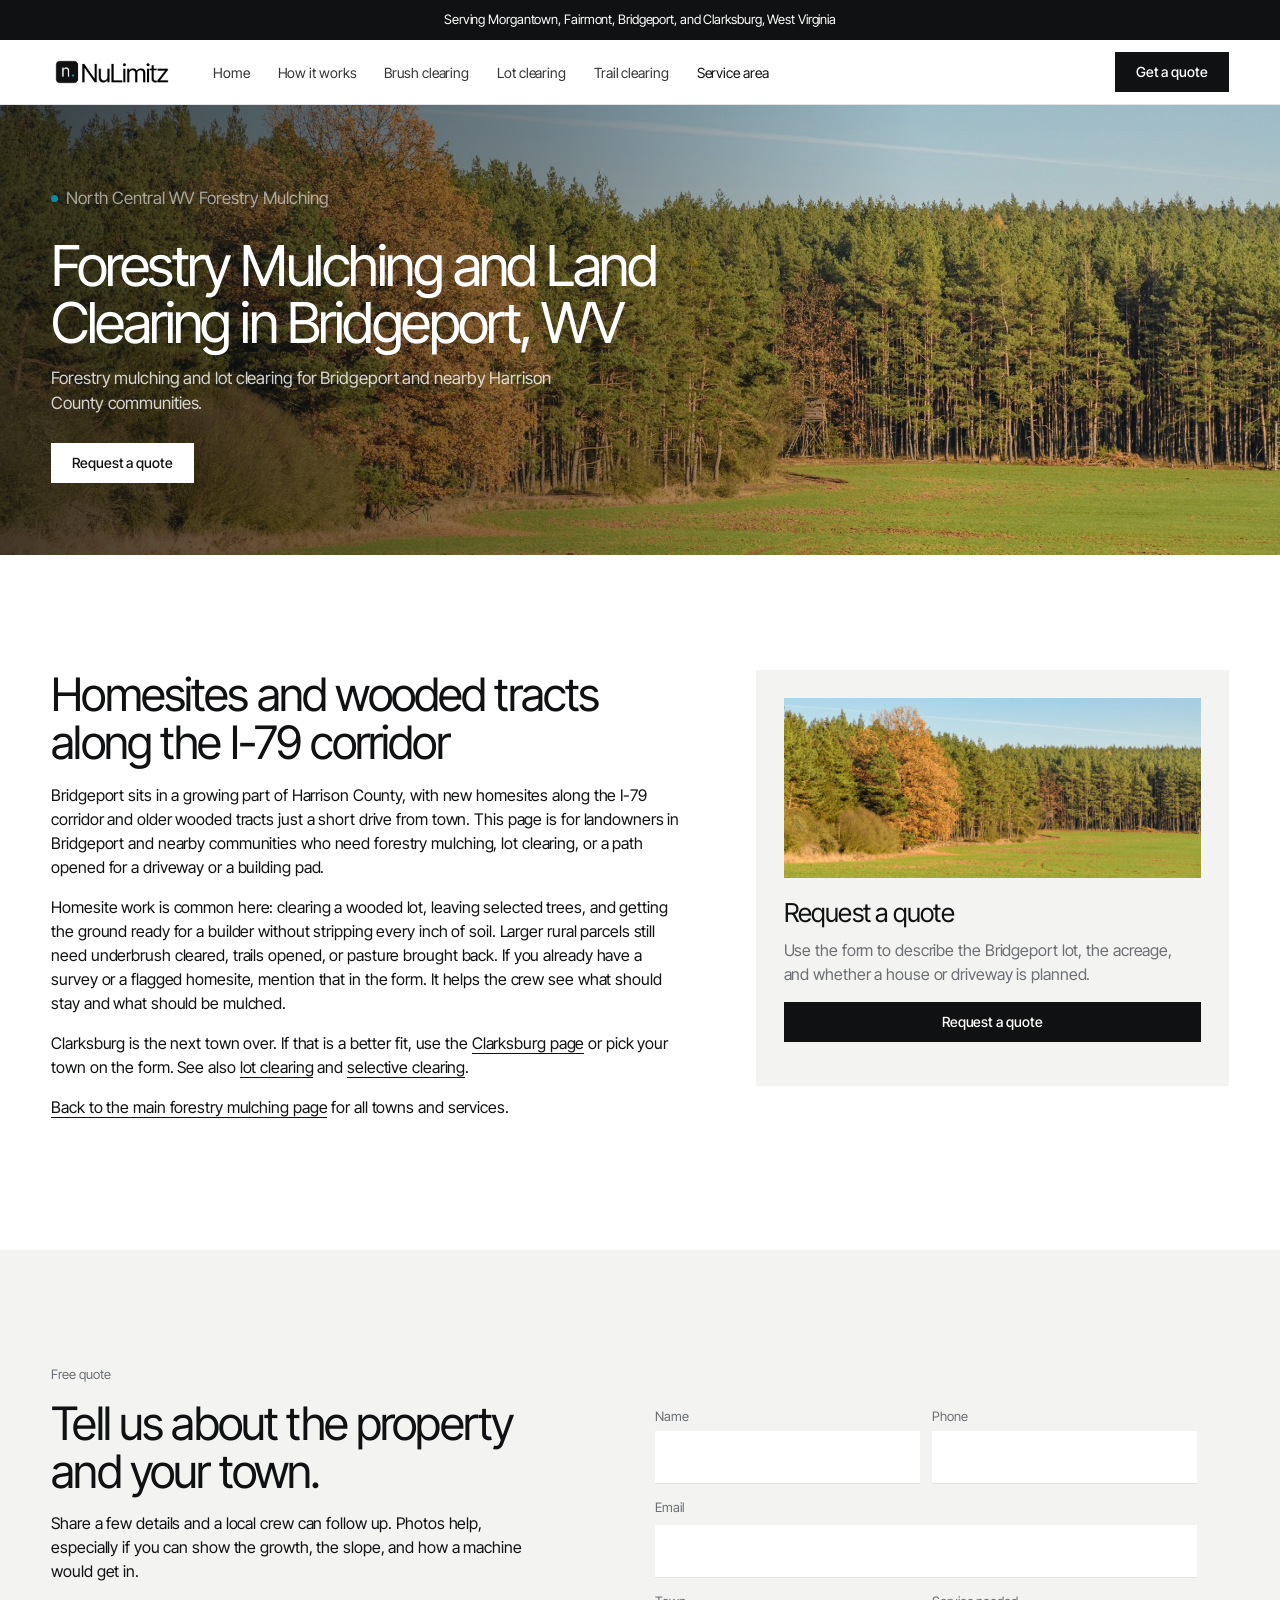
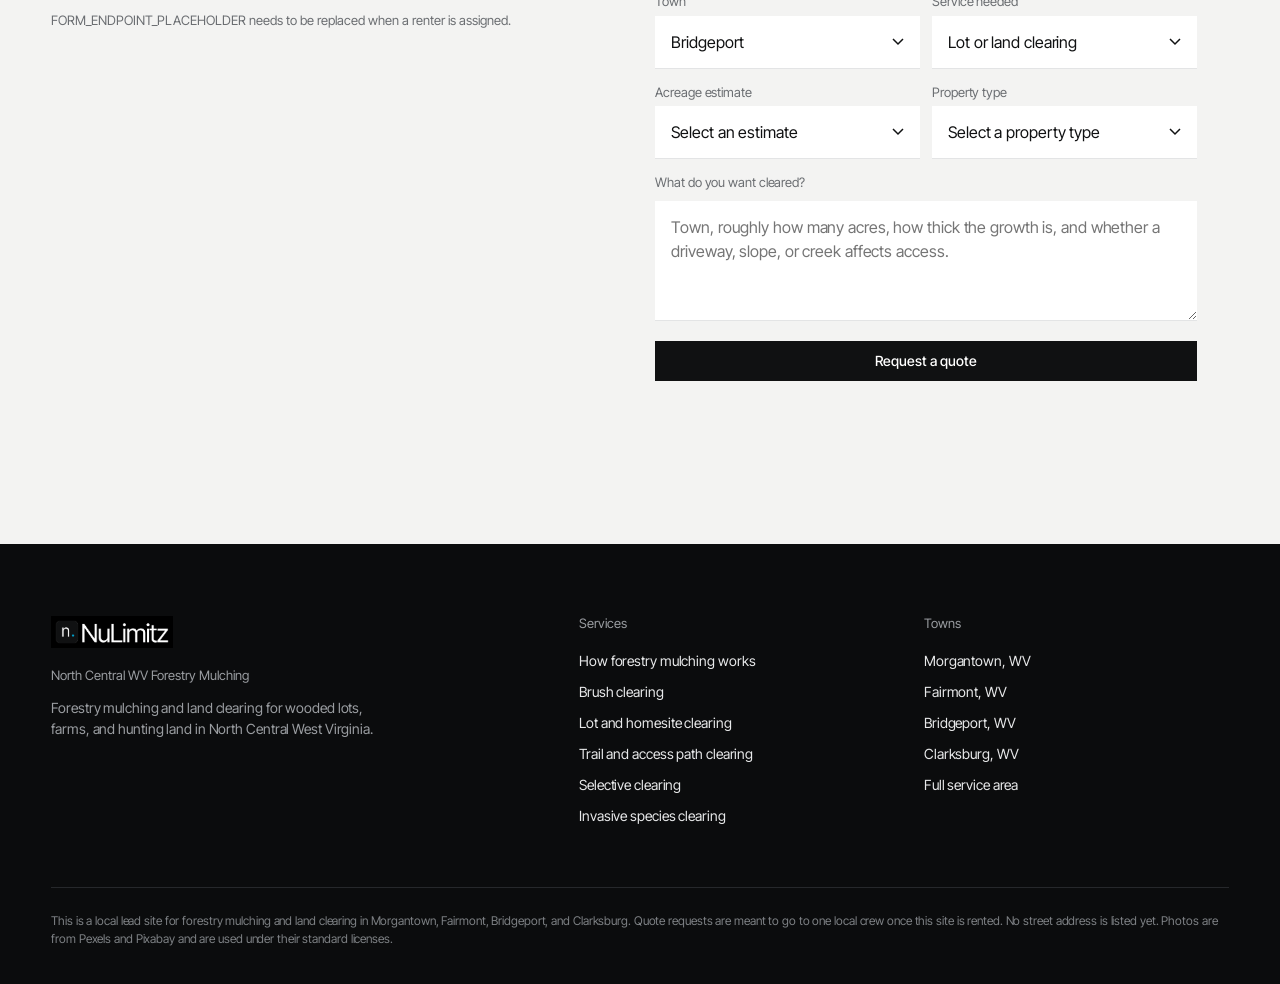
<file: bridgeport/index.html>
<!DOCTYPE html>
<html lang="en">
<head>
  <meta charset="utf-8">
  <meta name="viewport" content="width=device-width, initial-scale=1">
  <title>Forestry Mulching in Bridgeport, WV</title>
  <meta name="description" content="Forestry mulching, lot clearing, and land clearing for Bridgeport and nearby Harrison County towns in West Virginia.">
  <meta name="robots" content="noindex, nofollow">
  <link rel="icon" href="/favicon.ico" sizes="any">
  <link rel="icon" type="image/svg+xml" href="/favicon.svg">
  <link rel="icon" type="image/png" sizes="32x32" href="/favicon-32.png">
  <link rel="apple-touch-icon" href="/apple-touch-icon.png">
  <link rel="icon" type="image/png" sizes="512x512" href="/icon-512.png">
  <link rel="preconnect" href="https://fonts.googleapis.com">
  <link rel="preconnect" href="https://fonts.gstatic.com" crossorigin>
  <link href="https://fonts.googleapis.com/css2?family=Inter+Tight:wght@300;400;500&display=swap" rel="stylesheet">
  <link rel="stylesheet" href="../css/styles.css">
  <script type="application/ld+json">
{
  "@context": "https://schema.org",
  "@graph": [
    {
      "@type": "LocalBusiness",
      "name": "North Central WV Forestry Mulching",
      "url": "/bridgeport/",
      "description": "Forestry mulching, lot clearing, and land clearing for Bridgeport and nearby Harrison County towns in West Virginia.",
      "areaServed": [
        {
          "@type": "City",
          "name": "Morgantown",
          "addressRegion": "WV"
        },
        {
          "@type": "City",
          "name": "Fairmont",
          "addressRegion": "WV"
        },
        {
          "@type": "City",
          "name": "Bridgeport",
          "addressRegion": "WV"
        },
        {
          "@type": "City",
          "name": "Clarksburg",
          "addressRegion": "WV"
        },
        {
          "@type": "AdministrativeArea",
          "name": "Monongalia County"
        },
        {
          "@type": "AdministrativeArea",
          "name": "Marion County"
        },
        {
          "@type": "AdministrativeArea",
          "name": "Harrison County"
        }
      ],
      "serviceType": [
        "Forestry mulching",
        "Land clearing",
        "Brush clearing",
        "Lot and homesite clearing",
        "Trail and access path clearing",
        "Selective clearing",
        "Invasive species clearing" 
      ]
    },
    {
      "@type": "Service",
      "name": "Forestry mulching and land clearing in Bridgeport, WV",
      "serviceType": "Forestry mulching and land clearing",
      "provider": {
        "@type": "LocalBusiness",
        "name": "North Central WV Forestry Mulching"
      },
      "areaServed": [
        "Morgantown, WV",
        "Fairmont, WV",
        "Bridgeport, WV",
        "Clarksburg, WV" 
      ]
    }
  ]
}
  </script>
</head>
<body>
<div class="topbar">
  <div class="wrap">
    <span>Serving Morgantown, Fairmont, Bridgeport, and Clarksburg, West Virginia</span>
    </div>
</div>
<header class="site-header">
  <div class="wrap">
    <a class="logo" href="../index.html" aria-label="NuLimitz home"><img src="/img/logo-light.png" alt="NuLimitz"></a>
    <nav>
      <ul>
        <li><a href="../index.html">Home</a></li>
        <li><a href="../how-it-works/index.html">How it works</a></li>
        <li><a href="../brush-clearing/index.html">Brush clearing</a></li>
        <li><a href="../lot-clearing/index.html">Lot clearing</a></li>
        <li><a href="../trail-clearing/index.html">Trail clearing</a></li>
        <li><a href="../index.html#areas" aria-current="page">Service area</a></li>
        </ul>
    </nav>
    <div class="header-right">
      <a class="btn" href="../index.html#quote">Get a quote</a>
      <button class="nav-toggle" type="button" aria-expanded="false" aria-label="Open menu">Menu</button>
    </div>
  </div>
</header>
<section class="page-hero" style="background-image:url('../img/lot.jpg')">
  <div class="wrap">
    <p class="eyebrow">North Central WV Forestry Mulching</p>
    <h1>Forestry Mulching and Land Clearing in Bridgeport, WV</h1>
    <p>Forestry mulching and lot clearing for Bridgeport and nearby Harrison County communities.</p>
    <div class="hero-actions">
      <a class="btn btn-call" href="#quote">Request a quote</a>
    </div>
  </div>
</section>
<section class="section">
  <div class="wrap content-split">
    <div class="prose">

    <h2>Homesites and wooded tracts along the I-79 corridor</h2>
    <p>Bridgeport sits in a growing part of Harrison County, with new homesites along the I-79 corridor and older wooded tracts just a short drive from town. This page is for landowners in Bridgeport and nearby communities who need forestry mulching, lot clearing, or a path opened for a driveway or a building pad.</p>
    <p>Homesite work is common here: clearing a wooded lot, leaving selected trees, and getting the ground ready for a builder without stripping every inch of soil. Larger rural parcels still need underbrush cleared, trails opened, or pasture brought back. If you already have a survey or a flagged homesite, mention that in the form. It helps the crew see what should stay and what should be mulched.</p>
    <p>Clarksburg is the next town over. If that is a better fit, use the <a href="../clarksburg/index.html">Clarksburg page</a> or pick your town on the form. See also <a href="../lot-clearing/index.html">lot clearing</a> and <a href="../selective-clearing/index.html">selective clearing</a>.</p>
    
      <p><a href="../index.html">Back to the main forestry mulching page</a> for all towns and services.</p>
    </div>
    <aside class="side-card">
      <img src="../img/lot.jpg" alt="Open ground along a tree line, the kind of lot often cleared for a homesite">
      <h3>Request a quote</h3>
      <p>Use the form to describe the Bridgeport lot, the acreage, and whether a house or driveway is planned.</p>
      <p><a class="btn btn-dark btn-wide" href="#quote">Request a quote</a></p>
    </aside>
  </div>
</section>
<section class="section band-cream" id="quote">
  <div class="wrap quote-grid">
    <div>
      <p class="eyebrow">Free quote</p>
      <h2>Tell us about the property and your town.</h2>
      <p>Share a few details and a local crew can follow up. Photos help, especially if you can show the growth, the slope, and how a machine would get in.</p>
      <p class="placeholder-note">FORM_ENDPOINT_PLACEHOLDER needs to be replaced when a renter is assigned.</p></div>
    <form action="FORM_ENDPOINT_PLACEHOLDER" method="post" data-quote-form>
      <div class="form-row">
        <div>
          <label for="name">Name</label>
          <input id="name" name="name" type="text" autocomplete="name" required>
        </div>
        <div>
          <label for="phone">Phone</label>
          <input id="phone" name="phone" type="tel" autocomplete="tel" required>
        </div>
      </div>
      <label for="email">Email</label>
      <input id="email" name="email" type="email" autocomplete="email">
      <div class="form-row">
        <div>
          <label for="city">Town</label>
          <select id="city" name="city" required>
            <option value="">Select a town</option>
            <option>Morgantown</option>
            <option>Fairmont</option>
            <option selected>Bridgeport</option>
            <option>Clarksburg</option>
            <option>Cheat Lake</option>
            <option>Westover</option>
            <option>Star City</option>
            <option>Kingwood</option>
            <option>Grafton</option>
            <option>Other in North Central WV</option>
          </select>
        </div>
        <div>
          <label for="service">Service needed</label>
          <select id="service" name="service" required>
            <option value="">Select a service</option>
<option value="forestry">Forestry mulching</option>
<option value="lot" selected>Lot or land clearing</option>
<option value="brush">Brush and underbrush clearing</option>
<option value="trail">Trail, driveway, or fence line clearing</option>
<option value="selective">Selective clearing</option>
<option value="invasive">Invasive species clearing</option>
<option value="other">Not sure / other</option>
          </select>
        </div>
      </div>
      <div class="form-row">
        <div>
          <label for="acreage">Acreage estimate</label>
          <select id="acreage" name="acreage" required>
            <option value="">Select an estimate</option>
<option value="under-1">Under 1 acre</option>
<option value="1-3">1 to 3 acres</option>
<option value="3-10">3 to 10 acres</option>
<option value="10-plus">10 acres or more</option>
<option value="unsure">Not sure</option>
          </select>
        </div>
        <div>
          <label for="property">Property type</label>
          <select id="property" name="property" required>
            <option value="">Select a property type</option>
<option value="homesite">Wooded homesite</option>
<option value="residential">Residential lot</option>
<option value="farm">Farm or pasture</option>
<option value="hunting">Hunting land</option>
<option value="other">Other</option>
          </select>
        </div>
      </div>
      <label for="message">What do you want cleared?</label>
      <textarea id="message" name="message" placeholder="Town, roughly how many acres, how thick the growth is, and whether a driveway, slope, or creek affects access." required></textarea>
      <p style="margin-top:1rem"><button class="btn btn-dark btn-wide" type="submit">Request a quote</button></p>
      <p class="form-status" role="status"></p>
    </form>
  </div>
</section>
<footer class="site-footer">
  <div class="wrap">
    <div class="foot-grid">
      <div>
        <a class="logo" href="../index.html" aria-label="NuLimitz home"><img src="/img/logo-dark.png" alt="NuLimitz"></a>
        <h2>North Central WV Forestry Mulching</h2>
        <p>Forestry mulching and land clearing for wooded lots, farms, and hunting land in North Central West Virginia.</p>
        </div>
      <div>
        <h2>Services</h2>
        <ul>
          <li><a href="../how-it-works/index.html">How forestry mulching works</a></li>
          <li><a href="../brush-clearing/index.html">Brush clearing</a></li>
          <li><a href="../lot-clearing/index.html">Lot and homesite clearing</a></li>
          <li><a href="../trail-clearing/index.html">Trail and access path clearing</a></li>
          <li><a href="../selective-clearing/index.html">Selective clearing</a></li>
          <li><a href="../invasive-species/index.html">Invasive species clearing</a></li>
        </ul>
      </div>
      <div>
        <h2>Towns</h2>
        <ul>
          <li><a href="../morgantown/index.html">Morgantown, WV</a></li>
          <li><a href="../fairmont/index.html">Fairmont, WV</a></li>
          <li><a href="../bridgeport/index.html">Bridgeport, WV</a></li>
          <li><a href="../clarksburg/index.html">Clarksburg, WV</a></li>
          <li><a href="../index.html#areas">Full service area</a></li>
        </ul>
      </div>
    </div>
    <p class="legal">This is a local lead site for forestry mulching and land clearing in Morgantown, Fairmont, Bridgeport, and Clarksburg. Quote requests are meant to go to one local crew once this site is rented. No street address is listed yet. Photos are from Pexels and Pixabay and are used under their standard licenses.</p>
  </div>
</footer>
<script src="../js/main.js"></script>

</body>
</html>
</file>
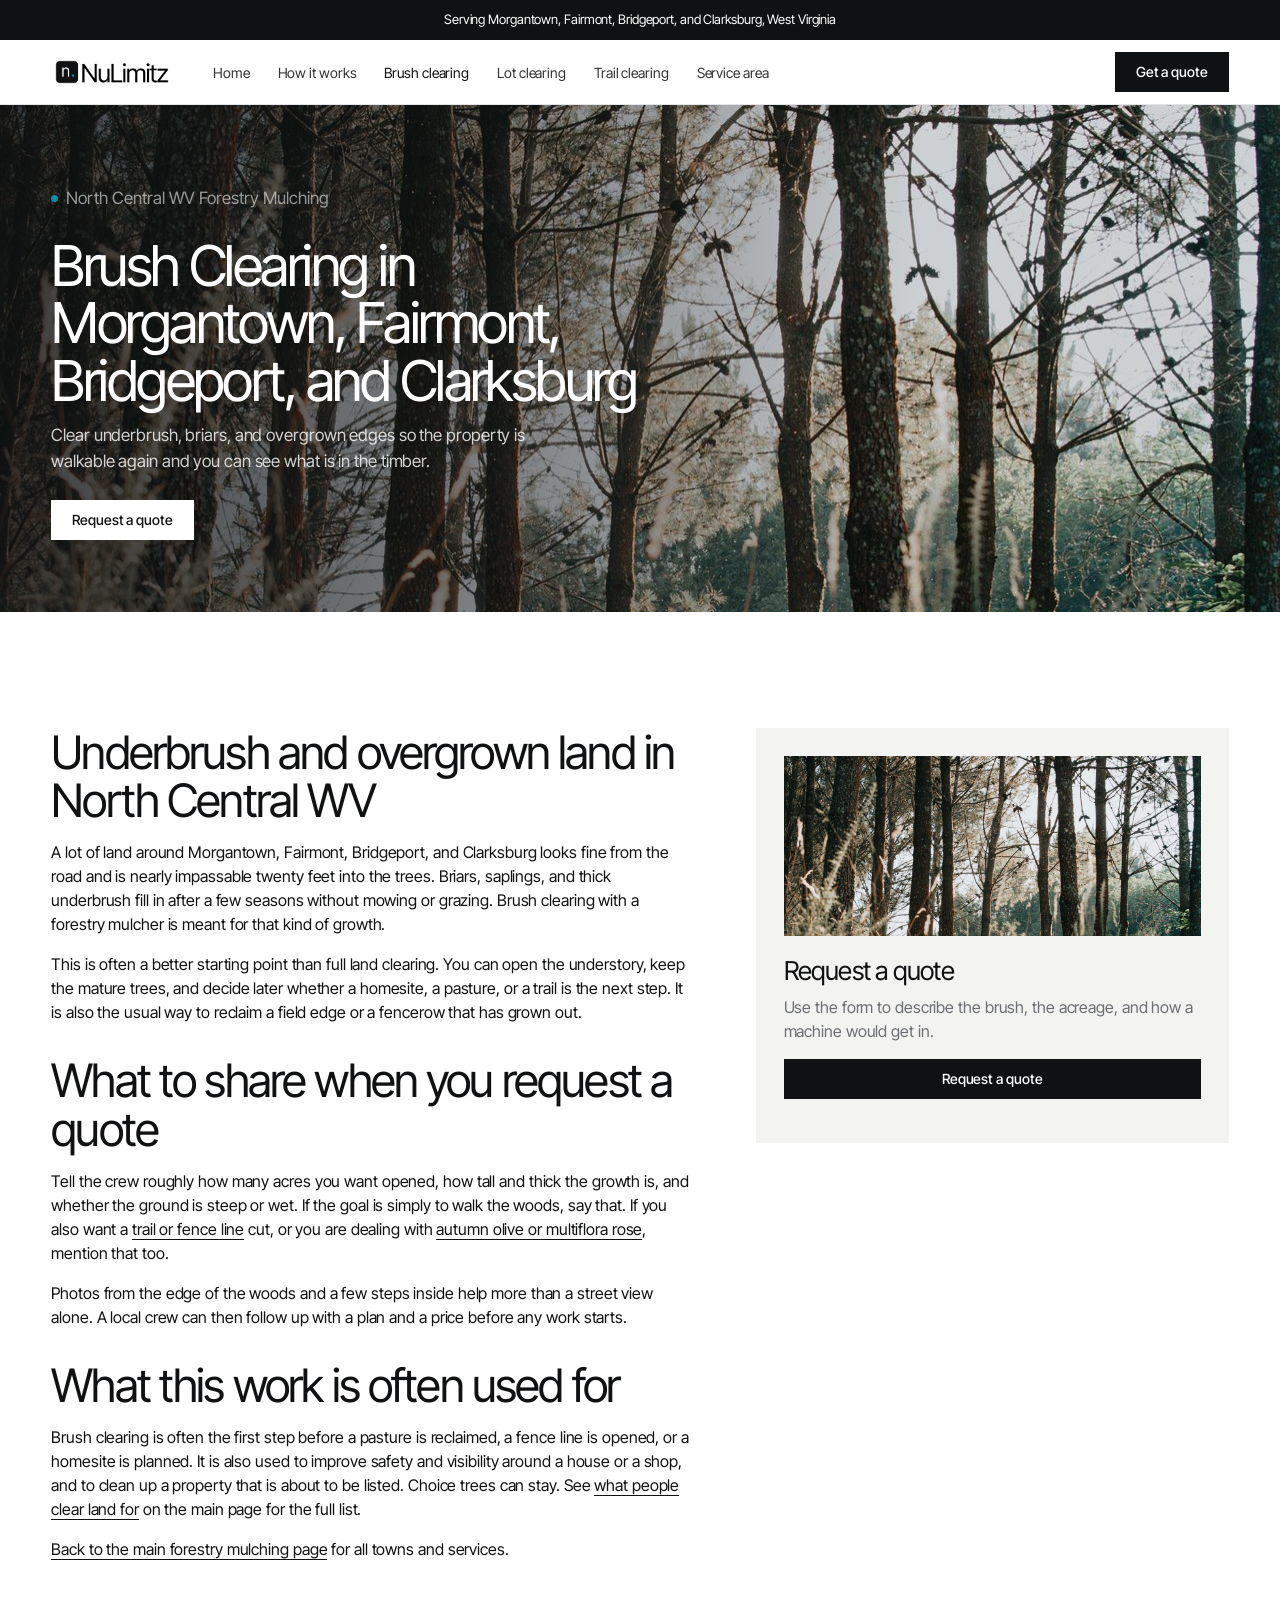
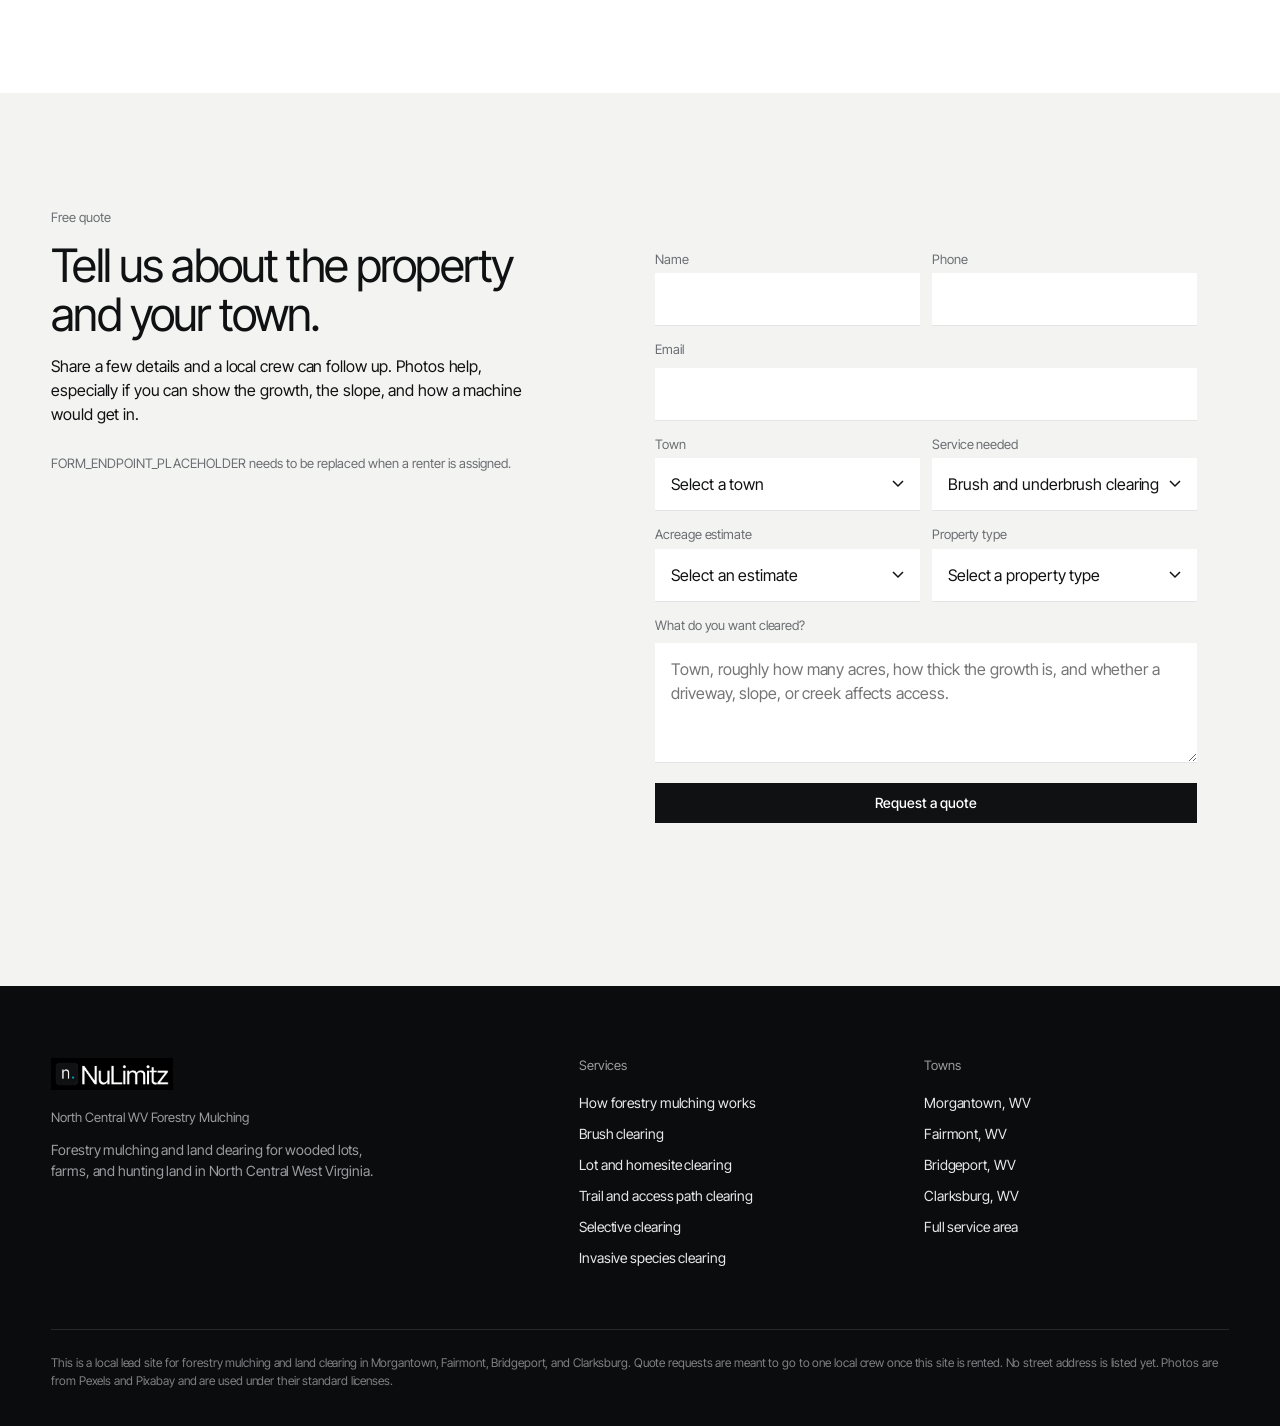
<file: brush-clearing/index.html>
<!DOCTYPE html>
<html lang="en">
<head>
  <meta charset="utf-8">
  <meta name="viewport" content="width=device-width, initial-scale=1">
  <title>Brush Clearing in Morgantown, Fairmont, and Clarksburg, WV</title>
  <meta name="description" content="Brush and underbrush clearing for homes, farms, and wooded lots in Morgantown, Fairmont, Bridgeport, and Clarksburg, West Virginia.">
  <meta name="robots" content="noindex, nofollow">
  <link rel="icon" href="/favicon.ico" sizes="any">
  <link rel="icon" type="image/svg+xml" href="/favicon.svg">
  <link rel="icon" type="image/png" sizes="32x32" href="/favicon-32.png">
  <link rel="apple-touch-icon" href="/apple-touch-icon.png">
  <link rel="icon" type="image/png" sizes="512x512" href="/icon-512.png">
  <link rel="preconnect" href="https://fonts.googleapis.com">
  <link rel="preconnect" href="https://fonts.gstatic.com" crossorigin>
  <link href="https://fonts.googleapis.com/css2?family=Inter+Tight:wght@300;400;500&display=swap" rel="stylesheet">
  <link rel="stylesheet" href="../css/styles.css">
  <script type="application/ld+json">
{
  "@context": "https://schema.org",
  "@graph": [
    {
      "@type": "LocalBusiness",
      "name": "North Central WV Forestry Mulching",
      "url": "/brush-clearing/",
      "description": "Brush and underbrush clearing for homes, farms, and wooded lots in Morgantown, Fairmont, Bridgeport, and Clarksburg, West Virginia.",
      "areaServed": [
        {
          "@type": "City",
          "name": "Morgantown",
          "addressRegion": "WV"
        },
        {
          "@type": "City",
          "name": "Fairmont",
          "addressRegion": "WV"
        },
        {
          "@type": "City",
          "name": "Bridgeport",
          "addressRegion": "WV"
        },
        {
          "@type": "City",
          "name": "Clarksburg",
          "addressRegion": "WV"
        },
        {
          "@type": "AdministrativeArea",
          "name": "Monongalia County"
        },
        {
          "@type": "AdministrativeArea",
          "name": "Marion County"
        },
        {
          "@type": "AdministrativeArea",
          "name": "Harrison County"
        }
      ],
      "serviceType": [
        "Forestry mulching",
        "Land clearing",
        "Brush clearing",
        "Lot and homesite clearing",
        "Trail and access path clearing",
        "Selective clearing",
        "Invasive species clearing" 
      ]
    },
    {
      "@type": "Service",
      "name": "Brush clearing in Morgantown, Fairmont, Bridgeport, and Clarksburg",
      "serviceType": "Forestry mulching and land clearing",
      "provider": {
        "@type": "LocalBusiness",
        "name": "North Central WV Forestry Mulching"
      },
      "areaServed": [
        "Morgantown, WV",
        "Fairmont, WV",
        "Bridgeport, WV",
        "Clarksburg, WV" 
      ]
    }
  ]
}
  </script>
</head>
<body>
<div class="topbar">
  <div class="wrap">
    <span>Serving Morgantown, Fairmont, Bridgeport, and Clarksburg, West Virginia</span>
    </div>
</div>
<header class="site-header">
  <div class="wrap">
    <a class="logo" href="../index.html" aria-label="NuLimitz home"><img src="/img/logo-light.png" alt="NuLimitz"></a>
    <nav>
      <ul>
        <li><a href="../index.html">Home</a></li>
        <li><a href="../how-it-works/index.html">How it works</a></li>
        <li><a href="../brush-clearing/index.html" aria-current="page">Brush clearing</a></li>
        <li><a href="../lot-clearing/index.html">Lot clearing</a></li>
        <li><a href="../trail-clearing/index.html">Trail clearing</a></li>
        <li><a href="../index.html#areas">Service area</a></li>
        </ul>
    </nav>
    <div class="header-right">
      <a class="btn" href="#quote">Get a quote</a>
      <button class="nav-toggle" type="button" aria-expanded="false" aria-label="Open menu">Menu</button>
    </div>
  </div>
</header>
<section class="page-hero" style="background-image:url('../img/brush.jpg')">
  <div class="wrap">
    <p class="eyebrow">North Central WV Forestry Mulching</p>
    <h1>Brush Clearing in Morgantown, Fairmont, Bridgeport, and Clarksburg</h1>
    <p>Clear underbrush, briars, and overgrown edges so the property is walkable again and you can see what is in the timber.</p>
    <div class="hero-actions">
      <a class="btn btn-call" href="#quote">Request a quote</a>
    </div>
  </div>
</section>
<section class="section">
  <div class="wrap content-split">
    <div class="prose">

    <h2>Underbrush and overgrown land in North Central WV</h2>
    <p>A lot of land around Morgantown, Fairmont, Bridgeport, and Clarksburg looks fine from the road and is nearly impassable twenty feet into the trees. Briars, saplings, and thick underbrush fill in after a few seasons without mowing or grazing. Brush clearing with a forestry mulcher is meant for that kind of growth.</p>
    <p>This is often a better starting point than full land clearing. You can open the understory, keep the mature trees, and decide later whether a homesite, a pasture, or a trail is the next step. It is also the usual way to reclaim a field edge or a fencerow that has grown out.</p>
    <h2>What to share when you request a quote</h2>
    <p>Tell the crew roughly how many acres you want opened, how tall and thick the growth is, and whether the ground is steep or wet. If the goal is simply to walk the woods, say that. If you also want a <a href="../trail-clearing/index.html">trail or fence line</a> cut, or you are dealing with <a href="../invasive-species/index.html">autumn olive or multiflora rose</a>, mention that too.</p>
    <p>Photos from the edge of the woods and a few steps inside help more than a street view alone. A local crew can then follow up with a plan and a price before any work starts.</p>
    
    <h2>What this work is often used for</h2>
    <p>Brush clearing is often the first step before a pasture is reclaimed, a fence line is opened, or a homesite is planned. It is also used to improve safety and visibility around a house or a shop, and to clean up a property that is about to be listed. Choice trees can stay. See <a href="../index.html#land-uses">what people clear land for</a> on the main page for the full list.</p>

      <p><a href="../index.html">Back to the main forestry mulching page</a> for all towns and services.</p>
    </div>
    <aside class="side-card">
      <img src="../img/brush.jpg" alt="Tall grass and underbrush growing among trees">
      <h3>Request a quote</h3>
      <p>Use the form to describe the brush, the acreage, and how a machine would get in.</p>
      <p><a class="btn btn-dark btn-wide" href="#quote">Request a quote</a></p>
    </aside>
  </div>
</section>
<section class="section band-cream" id="quote">
  <div class="wrap quote-grid">
    <div>
      <p class="eyebrow">Free quote</p>
      <h2>Tell us about the property and your town.</h2>
      <p>Share a few details and a local crew can follow up. Photos help, especially if you can show the growth, the slope, and how a machine would get in.</p>
      <p class="placeholder-note">FORM_ENDPOINT_PLACEHOLDER needs to be replaced when a renter is assigned.</p></div>
    <form action="FORM_ENDPOINT_PLACEHOLDER" method="post" data-quote-form>
      <div class="form-row">
        <div>
          <label for="name">Name</label>
          <input id="name" name="name" type="text" autocomplete="name" required>
        </div>
        <div>
          <label for="phone">Phone</label>
          <input id="phone" name="phone" type="tel" autocomplete="tel" required>
        </div>
      </div>
      <label for="email">Email</label>
      <input id="email" name="email" type="email" autocomplete="email">
      <div class="form-row">
        <div>
          <label for="city">Town</label>
          <select id="city" name="city" required>
            <option value="">Select a town</option>
            <option>Morgantown</option>
            <option>Fairmont</option>
            <option>Bridgeport</option>
            <option>Clarksburg</option>
            <option>Cheat Lake</option>
            <option>Westover</option>
            <option>Star City</option>
            <option>Kingwood</option>
            <option>Grafton</option>
            <option>Other in North Central WV</option>
          </select>
        </div>
        <div>
          <label for="service">Service needed</label>
          <select id="service" name="service" required>
            <option value="">Select a service</option>
<option value="forestry">Forestry mulching</option>
<option value="lot">Lot or land clearing</option>
<option value="brush" selected>Brush and underbrush clearing</option>
<option value="trail">Trail, driveway, or fence line clearing</option>
<option value="selective">Selective clearing</option>
<option value="invasive">Invasive species clearing</option>
<option value="other">Not sure / other</option>
          </select>
        </div>
      </div>
      <div class="form-row">
        <div>
          <label for="acreage">Acreage estimate</label>
          <select id="acreage" name="acreage" required>
            <option value="">Select an estimate</option>
<option value="under-1">Under 1 acre</option>
<option value="1-3">1 to 3 acres</option>
<option value="3-10">3 to 10 acres</option>
<option value="10-plus">10 acres or more</option>
<option value="unsure">Not sure</option>
          </select>
        </div>
        <div>
          <label for="property">Property type</label>
          <select id="property" name="property" required>
            <option value="">Select a property type</option>
<option value="homesite">Wooded homesite</option>
<option value="residential">Residential lot</option>
<option value="farm">Farm or pasture</option>
<option value="hunting">Hunting land</option>
<option value="other">Other</option>
          </select>
        </div>
      </div>
      <label for="message">What do you want cleared?</label>
      <textarea id="message" name="message" placeholder="Town, roughly how many acres, how thick the growth is, and whether a driveway, slope, or creek affects access." required></textarea>
      <p style="margin-top:1rem"><button class="btn btn-dark btn-wide" type="submit">Request a quote</button></p>
      <p class="form-status" role="status"></p>
    </form>
  </div>
</section>
<footer class="site-footer">
  <div class="wrap">
    <div class="foot-grid">
      <div>
        <a class="logo" href="../index.html" aria-label="NuLimitz home"><img src="/img/logo-dark.png" alt="NuLimitz"></a>
        <h2>North Central WV Forestry Mulching</h2>
        <p>Forestry mulching and land clearing for wooded lots, farms, and hunting land in North Central West Virginia.</p>
        </div>
      <div>
        <h2>Services</h2>
        <ul>
          <li><a href="../how-it-works/index.html">How forestry mulching works</a></li>
          <li><a href="../brush-clearing/index.html">Brush clearing</a></li>
          <li><a href="../lot-clearing/index.html">Lot and homesite clearing</a></li>
          <li><a href="../trail-clearing/index.html">Trail and access path clearing</a></li>
          <li><a href="../selective-clearing/index.html">Selective clearing</a></li>
          <li><a href="../invasive-species/index.html">Invasive species clearing</a></li>
        </ul>
      </div>
      <div>
        <h2>Towns</h2>
        <ul>
          <li><a href="../morgantown/index.html">Morgantown, WV</a></li>
          <li><a href="../fairmont/index.html">Fairmont, WV</a></li>
          <li><a href="../bridgeport/index.html">Bridgeport, WV</a></li>
          <li><a href="../clarksburg/index.html">Clarksburg, WV</a></li>
          <li><a href="../index.html#areas">Full service area</a></li>
        </ul>
      </div>
    </div>
    <p class="legal">This is a local lead site for forestry mulching and land clearing in Morgantown, Fairmont, Bridgeport, and Clarksburg. Quote requests are meant to go to one local crew once this site is rented. No street address is listed yet. Photos are from Pexels and Pixabay and are used under their standard licenses.</p>
  </div>
</footer>
<script src="../js/main.js"></script>

</body>
</html>
</file>
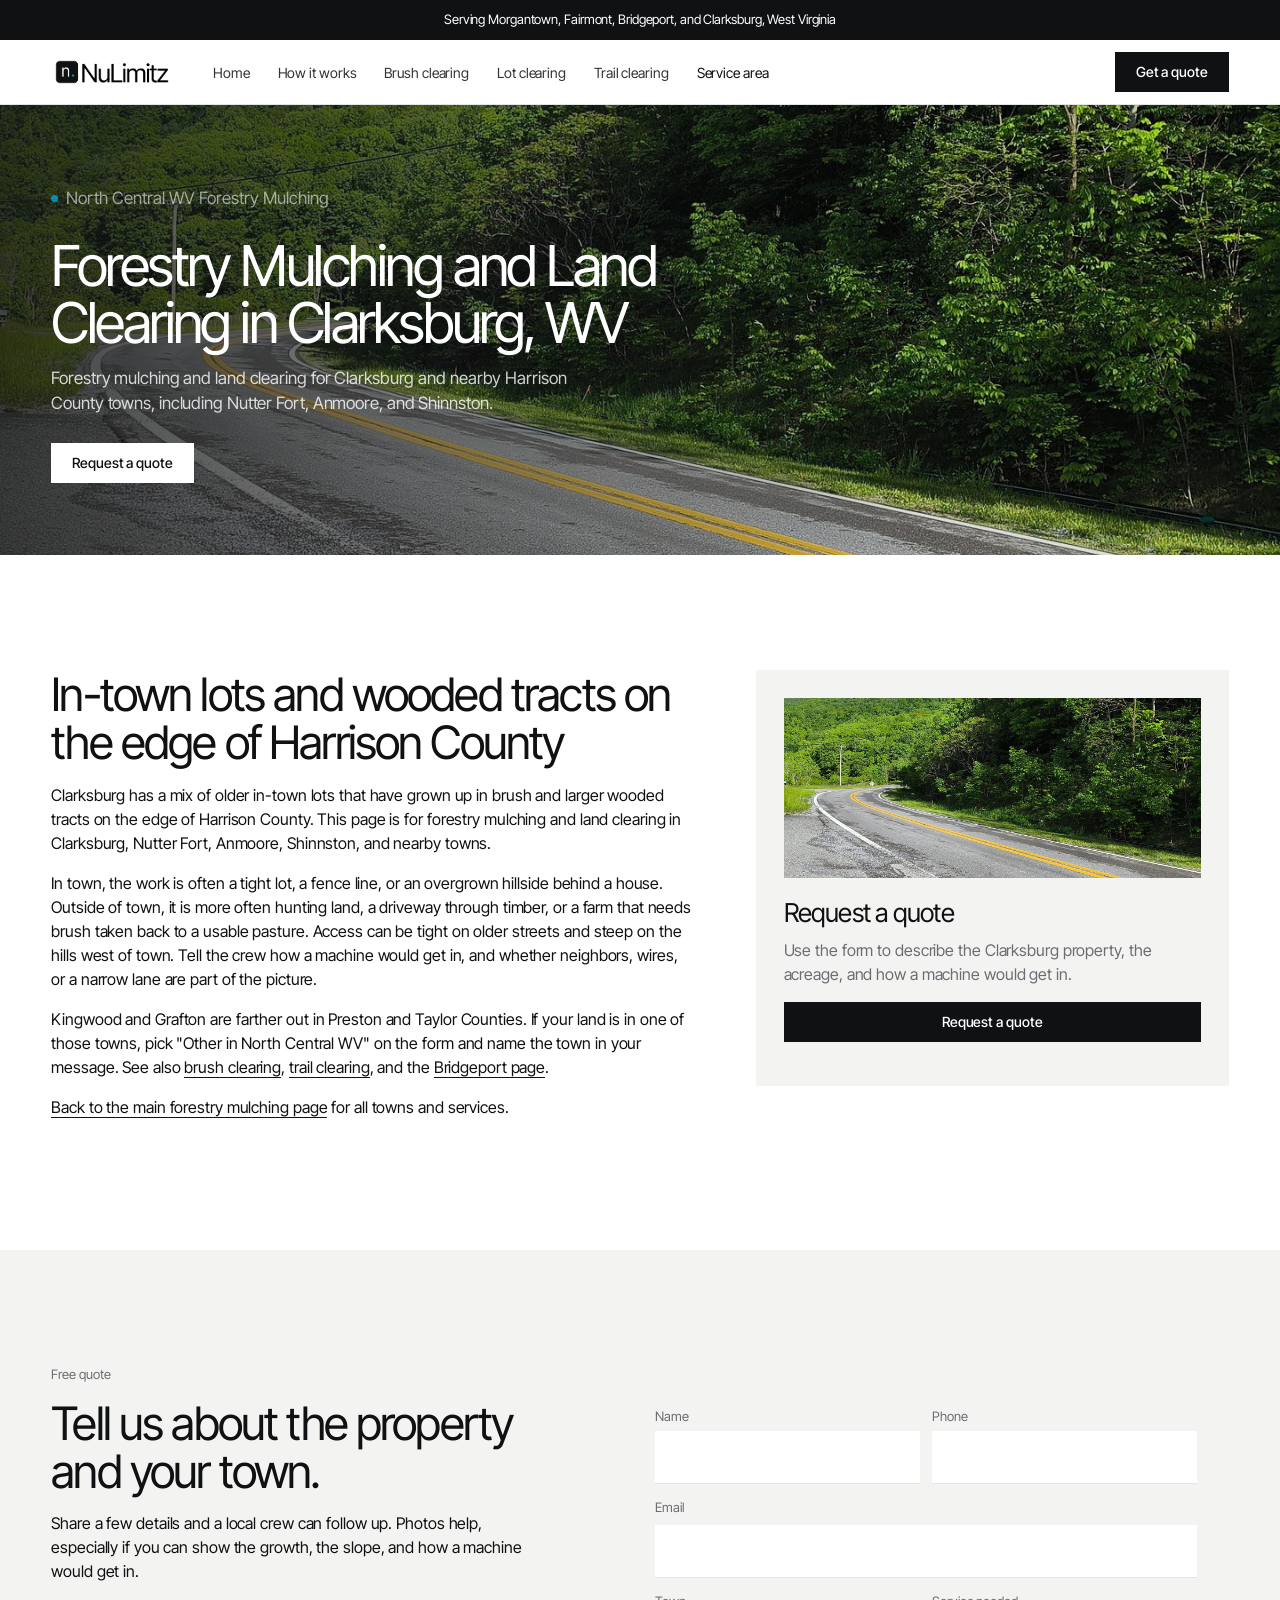
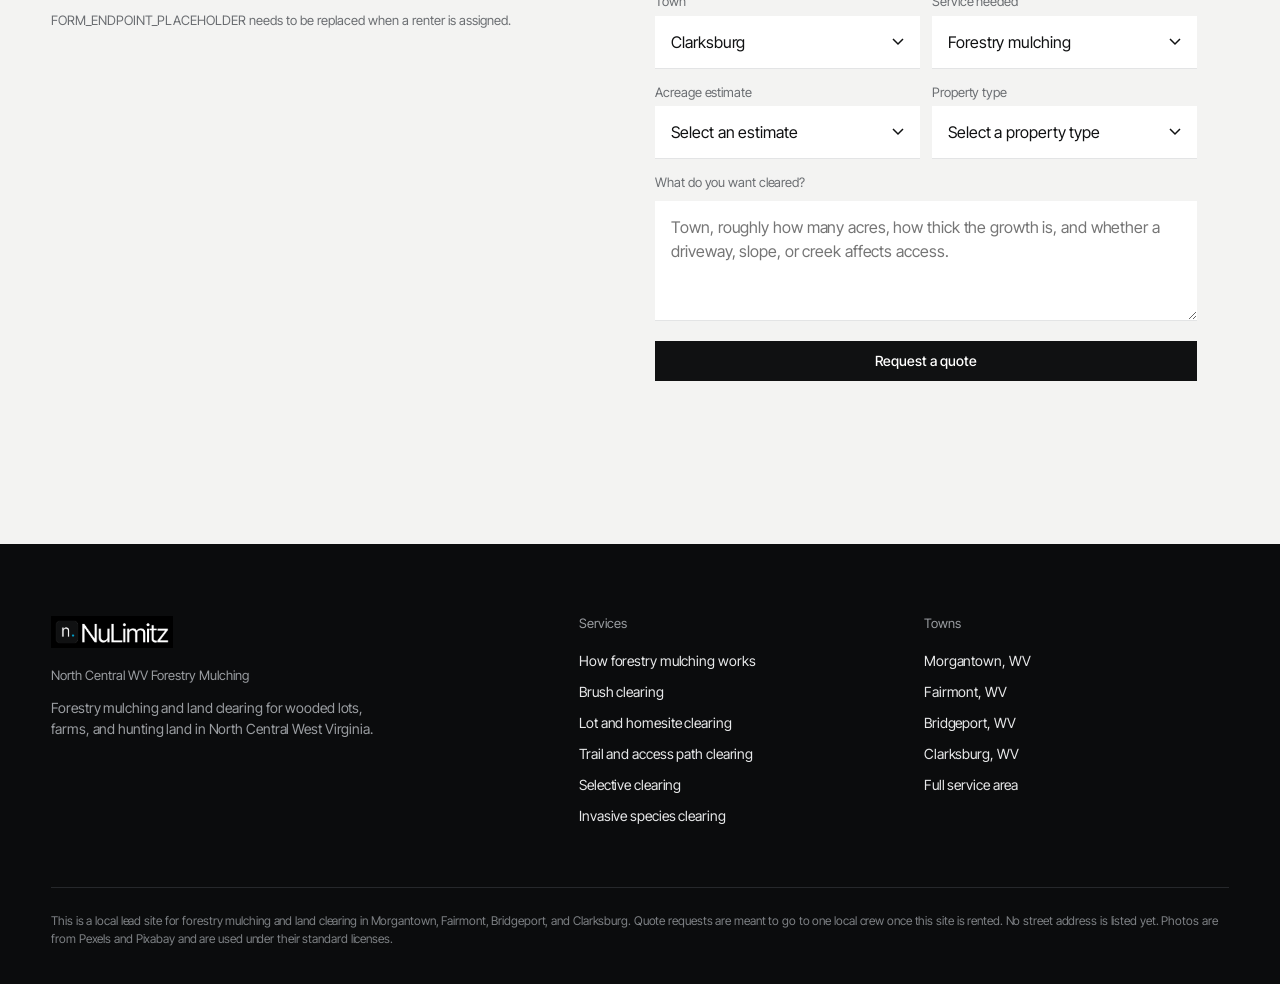
<file: clarksburg/index.html>
<!DOCTYPE html>
<html lang="en">
<head>
  <meta charset="utf-8">
  <meta name="viewport" content="width=device-width, initial-scale=1">
  <title>Forestry Mulching in Clarksburg, WV</title>
  <meta name="description" content="Forestry mulching and land clearing for Clarksburg, Nutter Fort, Anmoore, and Shinnston, West Virginia.">
  <meta name="robots" content="noindex, nofollow">
  <link rel="icon" href="/favicon.ico" sizes="any">
  <link rel="icon" type="image/svg+xml" href="/favicon.svg">
  <link rel="icon" type="image/png" sizes="32x32" href="/favicon-32.png">
  <link rel="apple-touch-icon" href="/apple-touch-icon.png">
  <link rel="icon" type="image/png" sizes="512x512" href="/icon-512.png">
  <link rel="preconnect" href="https://fonts.googleapis.com">
  <link rel="preconnect" href="https://fonts.gstatic.com" crossorigin>
  <link href="https://fonts.googleapis.com/css2?family=Inter+Tight:wght@300;400;500&display=swap" rel="stylesheet">
  <link rel="stylesheet" href="../css/styles.css">
  <script type="application/ld+json">
{
  "@context": "https://schema.org",
  "@graph": [
    {
      "@type": "LocalBusiness",
      "name": "North Central WV Forestry Mulching",
      "url": "/clarksburg/",
      "description": "Forestry mulching and land clearing for Clarksburg, Nutter Fort, Anmoore, and Shinnston, West Virginia.",
      "areaServed": [
        {
          "@type": "City",
          "name": "Morgantown",
          "addressRegion": "WV"
        },
        {
          "@type": "City",
          "name": "Fairmont",
          "addressRegion": "WV"
        },
        {
          "@type": "City",
          "name": "Bridgeport",
          "addressRegion": "WV"
        },
        {
          "@type": "City",
          "name": "Clarksburg",
          "addressRegion": "WV"
        },
        {
          "@type": "AdministrativeArea",
          "name": "Monongalia County"
        },
        {
          "@type": "AdministrativeArea",
          "name": "Marion County"
        },
        {
          "@type": "AdministrativeArea",
          "name": "Harrison County"
        }
      ],
      "serviceType": [
        "Forestry mulching",
        "Land clearing",
        "Brush clearing",
        "Lot and homesite clearing",
        "Trail and access path clearing",
        "Selective clearing",
        "Invasive species clearing" 
      ]
    },
    {
      "@type": "Service",
      "name": "Forestry mulching and land clearing in Clarksburg, WV",
      "serviceType": "Forestry mulching and land clearing",
      "provider": {
        "@type": "LocalBusiness",
        "name": "North Central WV Forestry Mulching"
      },
      "areaServed": [
        "Morgantown, WV",
        "Fairmont, WV",
        "Bridgeport, WV",
        "Clarksburg, WV" 
      ]
    }
  ]
}
  </script>
</head>
<body>
<div class="topbar">
  <div class="wrap">
    <span>Serving Morgantown, Fairmont, Bridgeport, and Clarksburg, West Virginia</span>
    </div>
</div>
<header class="site-header">
  <div class="wrap">
    <a class="logo" href="../index.html" aria-label="NuLimitz home"><img src="/img/logo-light.png" alt="NuLimitz"></a>
    <nav>
      <ul>
        <li><a href="../index.html">Home</a></li>
        <li><a href="../how-it-works/index.html">How it works</a></li>
        <li><a href="../brush-clearing/index.html">Brush clearing</a></li>
        <li><a href="../lot-clearing/index.html">Lot clearing</a></li>
        <li><a href="../trail-clearing/index.html">Trail clearing</a></li>
        <li><a href="../index.html#areas" aria-current="page">Service area</a></li>
        </ul>
    </nav>
    <div class="header-right">
      <a class="btn" href="../index.html#quote">Get a quote</a>
      <button class="nav-toggle" type="button" aria-expanded="false" aria-label="Open menu">Menu</button>
    </div>
  </div>
</header>
<section class="page-hero" style="background-image:url('../img/wv-road.jpg')">
  <div class="wrap">
    <p class="eyebrow">North Central WV Forestry Mulching</p>
    <h1>Forestry Mulching and Land Clearing in Clarksburg, WV</h1>
    <p>Forestry mulching and land clearing for Clarksburg and nearby Harrison County towns, including Nutter Fort, Anmoore, and Shinnston.</p>
    <div class="hero-actions">
      <a class="btn btn-call" href="#quote">Request a quote</a>
    </div>
  </div>
</section>
<section class="section">
  <div class="wrap content-split">
    <div class="prose">

    <h2>In-town lots and wooded tracts on the edge of Harrison County</h2>
    <p>Clarksburg has a mix of older in-town lots that have grown up in brush and larger wooded tracts on the edge of Harrison County. This page is for forestry mulching and land clearing in Clarksburg, Nutter Fort, Anmoore, Shinnston, and nearby towns.</p>
    <p>In town, the work is often a tight lot, a fence line, or an overgrown hillside behind a house. Outside of town, it is more often hunting land, a driveway through timber, or a farm that needs brush taken back to a usable pasture. Access can be tight on older streets and steep on the hills west of town. Tell the crew how a machine would get in, and whether neighbors, wires, or a narrow lane are part of the picture.</p>
    <p>Kingwood and Grafton are farther out in Preston and Taylor Counties. If your land is in one of those towns, pick "Other in North Central WV" on the form and name the town in your message. See also <a href="../brush-clearing/index.html">brush clearing</a>, <a href="../trail-clearing/index.html">trail clearing</a>, and the <a href="../bridgeport/index.html">Bridgeport page</a>.</p>
    
      <p><a href="../index.html">Back to the main forestry mulching page</a> for all towns and services.</p>
    </div>
    <aside class="side-card">
      <img src="../img/wv-road.jpg" alt="A two-lane West Virginia road curving into wooded hills">
      <h3>Request a quote</h3>
      <p>Use the form to describe the Clarksburg property, the acreage, and how a machine would get in.</p>
      <p><a class="btn btn-dark btn-wide" href="#quote">Request a quote</a></p>
    </aside>
  </div>
</section>
<section class="section band-cream" id="quote">
  <div class="wrap quote-grid">
    <div>
      <p class="eyebrow">Free quote</p>
      <h2>Tell us about the property and your town.</h2>
      <p>Share a few details and a local crew can follow up. Photos help, especially if you can show the growth, the slope, and how a machine would get in.</p>
      <p class="placeholder-note">FORM_ENDPOINT_PLACEHOLDER needs to be replaced when a renter is assigned.</p></div>
    <form action="FORM_ENDPOINT_PLACEHOLDER" method="post" data-quote-form>
      <div class="form-row">
        <div>
          <label for="name">Name</label>
          <input id="name" name="name" type="text" autocomplete="name" required>
        </div>
        <div>
          <label for="phone">Phone</label>
          <input id="phone" name="phone" type="tel" autocomplete="tel" required>
        </div>
      </div>
      <label for="email">Email</label>
      <input id="email" name="email" type="email" autocomplete="email">
      <div class="form-row">
        <div>
          <label for="city">Town</label>
          <select id="city" name="city" required>
            <option value="">Select a town</option>
            <option>Morgantown</option>
            <option>Fairmont</option>
            <option>Bridgeport</option>
            <option selected>Clarksburg</option>
            <option>Cheat Lake</option>
            <option>Westover</option>
            <option>Star City</option>
            <option>Kingwood</option>
            <option>Grafton</option>
            <option>Other in North Central WV</option>
          </select>
        </div>
        <div>
          <label for="service">Service needed</label>
          <select id="service" name="service" required>
            <option value="">Select a service</option>
<option value="forestry" selected>Forestry mulching</option>
<option value="lot">Lot or land clearing</option>
<option value="brush">Brush and underbrush clearing</option>
<option value="trail">Trail, driveway, or fence line clearing</option>
<option value="selective">Selective clearing</option>
<option value="invasive">Invasive species clearing</option>
<option value="other">Not sure / other</option>
          </select>
        </div>
      </div>
      <div class="form-row">
        <div>
          <label for="acreage">Acreage estimate</label>
          <select id="acreage" name="acreage" required>
            <option value="">Select an estimate</option>
<option value="under-1">Under 1 acre</option>
<option value="1-3">1 to 3 acres</option>
<option value="3-10">3 to 10 acres</option>
<option value="10-plus">10 acres or more</option>
<option value="unsure">Not sure</option>
          </select>
        </div>
        <div>
          <label for="property">Property type</label>
          <select id="property" name="property" required>
            <option value="">Select a property type</option>
<option value="homesite">Wooded homesite</option>
<option value="residential">Residential lot</option>
<option value="farm">Farm or pasture</option>
<option value="hunting">Hunting land</option>
<option value="other">Other</option>
          </select>
        </div>
      </div>
      <label for="message">What do you want cleared?</label>
      <textarea id="message" name="message" placeholder="Town, roughly how many acres, how thick the growth is, and whether a driveway, slope, or creek affects access." required></textarea>
      <p style="margin-top:1rem"><button class="btn btn-dark btn-wide" type="submit">Request a quote</button></p>
      <p class="form-status" role="status"></p>
    </form>
  </div>
</section>
<footer class="site-footer">
  <div class="wrap">
    <div class="foot-grid">
      <div>
        <a class="logo" href="../index.html" aria-label="NuLimitz home"><img src="/img/logo-dark.png" alt="NuLimitz"></a>
        <h2>North Central WV Forestry Mulching</h2>
        <p>Forestry mulching and land clearing for wooded lots, farms, and hunting land in North Central West Virginia.</p>
        </div>
      <div>
        <h2>Services</h2>
        <ul>
          <li><a href="../how-it-works/index.html">How forestry mulching works</a></li>
          <li><a href="../brush-clearing/index.html">Brush clearing</a></li>
          <li><a href="../lot-clearing/index.html">Lot and homesite clearing</a></li>
          <li><a href="../trail-clearing/index.html">Trail and access path clearing</a></li>
          <li><a href="../selective-clearing/index.html">Selective clearing</a></li>
          <li><a href="../invasive-species/index.html">Invasive species clearing</a></li>
        </ul>
      </div>
      <div>
        <h2>Towns</h2>
        <ul>
          <li><a href="../morgantown/index.html">Morgantown, WV</a></li>
          <li><a href="../fairmont/index.html">Fairmont, WV</a></li>
          <li><a href="../bridgeport/index.html">Bridgeport, WV</a></li>
          <li><a href="../clarksburg/index.html">Clarksburg, WV</a></li>
          <li><a href="../index.html#areas">Full service area</a></li>
        </ul>
      </div>
    </div>
    <p class="legal">This is a local lead site for forestry mulching and land clearing in Morgantown, Fairmont, Bridgeport, and Clarksburg. Quote requests are meant to go to one local crew once this site is rented. No street address is listed yet. Photos are from Pexels and Pixabay and are used under their standard licenses.</p>
  </div>
</footer>
<script src="../js/main.js"></script>

</body>
</html>
</file>
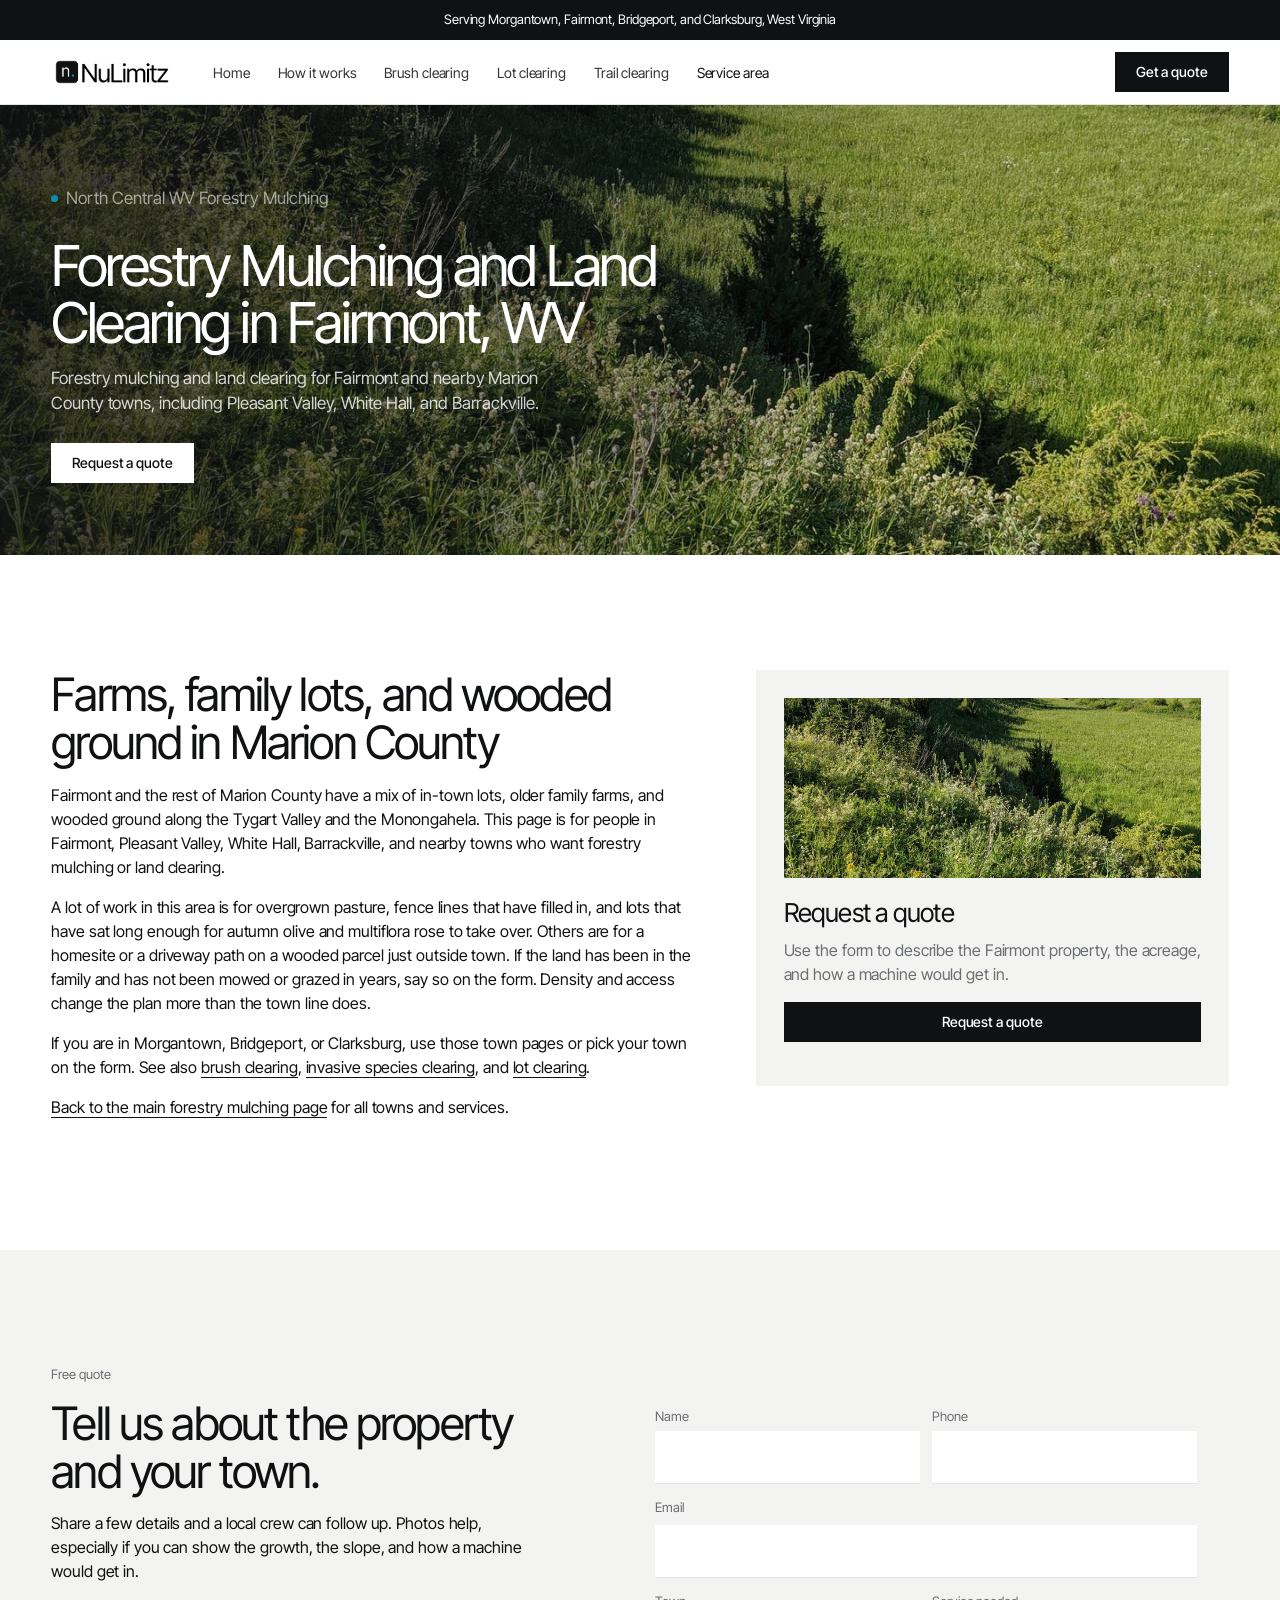
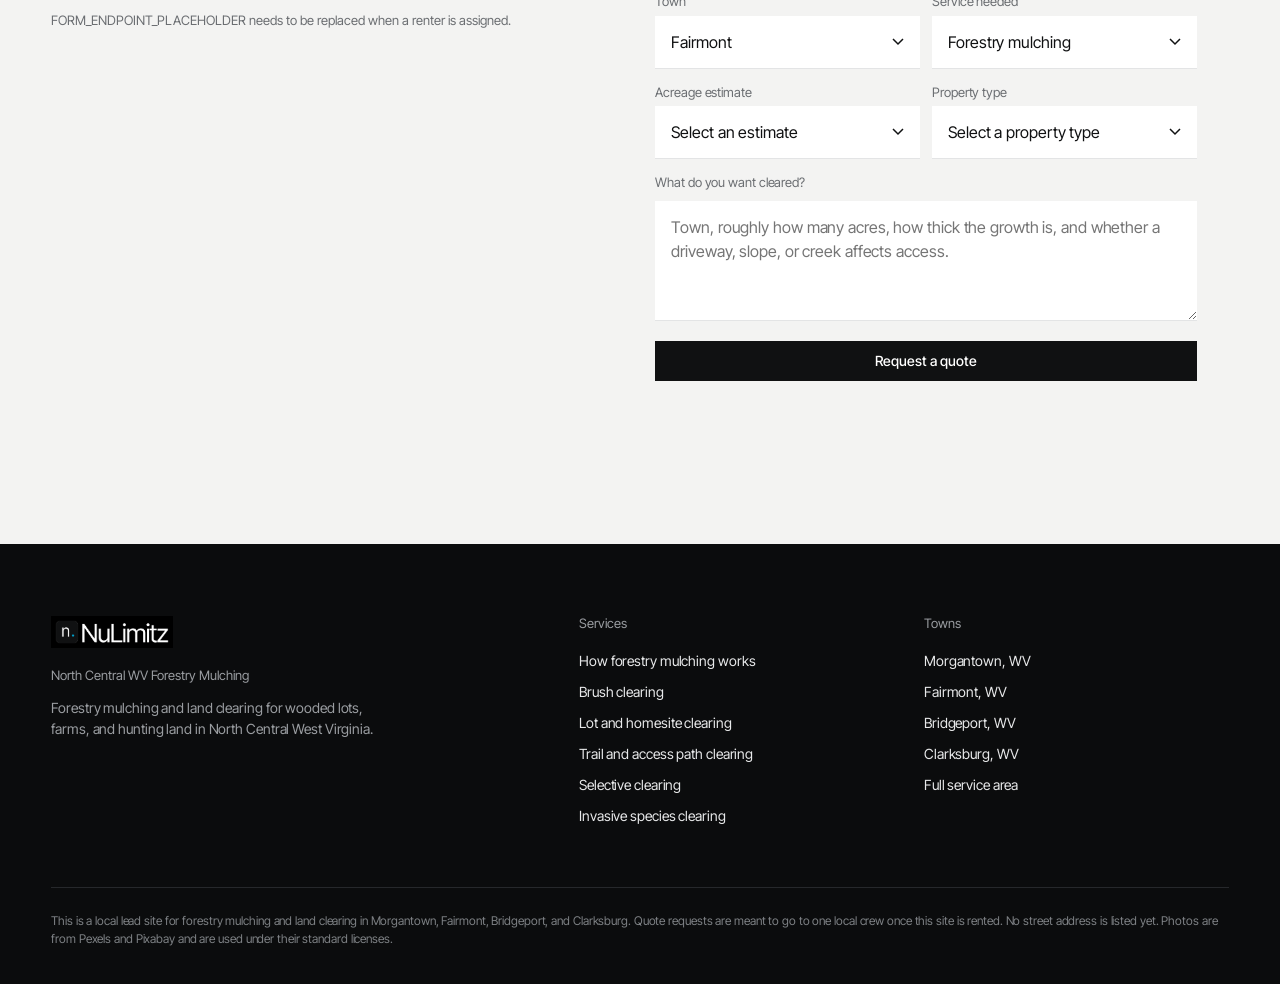
<file: fairmont/index.html>
<!DOCTYPE html>
<html lang="en">
<head>
  <meta charset="utf-8">
  <meta name="viewport" content="width=device-width, initial-scale=1">
  <title>Forestry Mulching in Fairmont, WV</title>
  <meta name="description" content="Forestry mulching and land clearing for Fairmont, Pleasant Valley, White Hall, and other Marion County towns in West Virginia.">
  <meta name="robots" content="noindex, nofollow">
  <link rel="icon" href="/favicon.ico" sizes="any">
  <link rel="icon" type="image/svg+xml" href="/favicon.svg">
  <link rel="icon" type="image/png" sizes="32x32" href="/favicon-32.png">
  <link rel="apple-touch-icon" href="/apple-touch-icon.png">
  <link rel="icon" type="image/png" sizes="512x512" href="/icon-512.png">
  <link rel="preconnect" href="https://fonts.googleapis.com">
  <link rel="preconnect" href="https://fonts.gstatic.com" crossorigin>
  <link href="https://fonts.googleapis.com/css2?family=Inter+Tight:wght@300;400;500&display=swap" rel="stylesheet">
  <link rel="stylesheet" href="../css/styles.css">
  <script type="application/ld+json">
{
  "@context": "https://schema.org",
  "@graph": [
    {
      "@type": "LocalBusiness",
      "name": "North Central WV Forestry Mulching",
      "url": "/fairmont/",
      "description": "Forestry mulching and land clearing for Fairmont, Pleasant Valley, White Hall, and other Marion County towns in West Virginia.",
      "areaServed": [
        {
          "@type": "City",
          "name": "Morgantown",
          "addressRegion": "WV"
        },
        {
          "@type": "City",
          "name": "Fairmont",
          "addressRegion": "WV"
        },
        {
          "@type": "City",
          "name": "Bridgeport",
          "addressRegion": "WV"
        },
        {
          "@type": "City",
          "name": "Clarksburg",
          "addressRegion": "WV"
        },
        {
          "@type": "AdministrativeArea",
          "name": "Monongalia County"
        },
        {
          "@type": "AdministrativeArea",
          "name": "Marion County"
        },
        {
          "@type": "AdministrativeArea",
          "name": "Harrison County"
        }
      ],
      "serviceType": [
        "Forestry mulching",
        "Land clearing",
        "Brush clearing",
        "Lot and homesite clearing",
        "Trail and access path clearing",
        "Selective clearing",
        "Invasive species clearing" 
      ]
    },
    {
      "@type": "Service",
      "name": "Forestry mulching and land clearing in Fairmont, WV",
      "serviceType": "Forestry mulching and land clearing",
      "provider": {
        "@type": "LocalBusiness",
        "name": "North Central WV Forestry Mulching"
      },
      "areaServed": [
        "Morgantown, WV",
        "Fairmont, WV",
        "Bridgeport, WV",
        "Clarksburg, WV" 
      ]
    }
  ]
}
  </script>
</head>
<body>
<div class="topbar">
  <div class="wrap">
    <span>Serving Morgantown, Fairmont, Bridgeport, and Clarksburg, West Virginia</span>
    </div>
</div>
<header class="site-header">
  <div class="wrap">
    <a class="logo" href="../index.html" aria-label="NuLimitz home"><img src="/img/logo-light.png" alt="NuLimitz"></a>
    <nav>
      <ul>
        <li><a href="../index.html">Home</a></li>
        <li><a href="../how-it-works/index.html">How it works</a></li>
        <li><a href="../brush-clearing/index.html">Brush clearing</a></li>
        <li><a href="../lot-clearing/index.html">Lot clearing</a></li>
        <li><a href="../trail-clearing/index.html">Trail clearing</a></li>
        <li><a href="../index.html#areas" aria-current="page">Service area</a></li>
        </ul>
    </nav>
    <div class="header-right">
      <a class="btn" href="../index.html#quote">Get a quote</a>
      <button class="nav-toggle" type="button" aria-expanded="false" aria-label="Open menu">Menu</button>
    </div>
  </div>
</header>
<section class="page-hero" style="background-image:url('../img/invasive.jpg')">
  <div class="wrap">
    <p class="eyebrow">North Central WV Forestry Mulching</p>
    <h1>Forestry Mulching and Land Clearing in Fairmont, WV</h1>
    <p>Forestry mulching and land clearing for Fairmont and nearby Marion County towns, including Pleasant Valley, White Hall, and Barrackville.</p>
    <div class="hero-actions">
      <a class="btn btn-call" href="#quote">Request a quote</a>
    </div>
  </div>
</section>
<section class="section">
  <div class="wrap content-split">
    <div class="prose">

    <h2>Farms, family lots, and wooded ground in Marion County</h2>
    <p>Fairmont and the rest of Marion County have a mix of in-town lots, older family farms, and wooded ground along the Tygart Valley and the Monongahela. This page is for people in Fairmont, Pleasant Valley, White Hall, Barrackville, and nearby towns who want forestry mulching or land clearing.</p>
    <p>A lot of work in this area is for overgrown pasture, fence lines that have filled in, and lots that have sat long enough for autumn olive and multiflora rose to take over. Others are for a homesite or a driveway path on a wooded parcel just outside town. If the land has been in the family and has not been mowed or grazed in years, say so on the form. Density and access change the plan more than the town line does.</p>
    <p>If you are in Morgantown, Bridgeport, or Clarksburg, use those town pages or pick your town on the form. See also <a href="../brush-clearing/index.html">brush clearing</a>, <a href="../invasive-species/index.html">invasive species clearing</a>, and <a href="../lot-clearing/index.html">lot clearing</a>.</p>
    
      <p><a href="../index.html">Back to the main forestry mulching page</a> for all towns and services.</p>
    </div>
    <aside class="side-card">
      <img src="../img/invasive.jpg" alt="A grassy valley and overgrown field edges of the kind common in Marion County">
      <h3>Request a quote</h3>
      <p>Use the form to describe the Fairmont property, the acreage, and how a machine would get in.</p>
      <p><a class="btn btn-dark btn-wide" href="#quote">Request a quote</a></p>
    </aside>
  </div>
</section>
<section class="section band-cream" id="quote">
  <div class="wrap quote-grid">
    <div>
      <p class="eyebrow">Free quote</p>
      <h2>Tell us about the property and your town.</h2>
      <p>Share a few details and a local crew can follow up. Photos help, especially if you can show the growth, the slope, and how a machine would get in.</p>
      <p class="placeholder-note">FORM_ENDPOINT_PLACEHOLDER needs to be replaced when a renter is assigned.</p></div>
    <form action="FORM_ENDPOINT_PLACEHOLDER" method="post" data-quote-form>
      <div class="form-row">
        <div>
          <label for="name">Name</label>
          <input id="name" name="name" type="text" autocomplete="name" required>
        </div>
        <div>
          <label for="phone">Phone</label>
          <input id="phone" name="phone" type="tel" autocomplete="tel" required>
        </div>
      </div>
      <label for="email">Email</label>
      <input id="email" name="email" type="email" autocomplete="email">
      <div class="form-row">
        <div>
          <label for="city">Town</label>
          <select id="city" name="city" required>
            <option value="">Select a town</option>
            <option>Morgantown</option>
            <option selected>Fairmont</option>
            <option>Bridgeport</option>
            <option>Clarksburg</option>
            <option>Cheat Lake</option>
            <option>Westover</option>
            <option>Star City</option>
            <option>Kingwood</option>
            <option>Grafton</option>
            <option>Other in North Central WV</option>
          </select>
        </div>
        <div>
          <label for="service">Service needed</label>
          <select id="service" name="service" required>
            <option value="">Select a service</option>
<option value="forestry" selected>Forestry mulching</option>
<option value="lot">Lot or land clearing</option>
<option value="brush">Brush and underbrush clearing</option>
<option value="trail">Trail, driveway, or fence line clearing</option>
<option value="selective">Selective clearing</option>
<option value="invasive">Invasive species clearing</option>
<option value="other">Not sure / other</option>
          </select>
        </div>
      </div>
      <div class="form-row">
        <div>
          <label for="acreage">Acreage estimate</label>
          <select id="acreage" name="acreage" required>
            <option value="">Select an estimate</option>
<option value="under-1">Under 1 acre</option>
<option value="1-3">1 to 3 acres</option>
<option value="3-10">3 to 10 acres</option>
<option value="10-plus">10 acres or more</option>
<option value="unsure">Not sure</option>
          </select>
        </div>
        <div>
          <label for="property">Property type</label>
          <select id="property" name="property" required>
            <option value="">Select a property type</option>
<option value="homesite">Wooded homesite</option>
<option value="residential">Residential lot</option>
<option value="farm">Farm or pasture</option>
<option value="hunting">Hunting land</option>
<option value="other">Other</option>
          </select>
        </div>
      </div>
      <label for="message">What do you want cleared?</label>
      <textarea id="message" name="message" placeholder="Town, roughly how many acres, how thick the growth is, and whether a driveway, slope, or creek affects access." required></textarea>
      <p style="margin-top:1rem"><button class="btn btn-dark btn-wide" type="submit">Request a quote</button></p>
      <p class="form-status" role="status"></p>
    </form>
  </div>
</section>
<footer class="site-footer">
  <div class="wrap">
    <div class="foot-grid">
      <div>
        <a class="logo" href="../index.html" aria-label="NuLimitz home"><img src="/img/logo-dark.png" alt="NuLimitz"></a>
        <h2>North Central WV Forestry Mulching</h2>
        <p>Forestry mulching and land clearing for wooded lots, farms, and hunting land in North Central West Virginia.</p>
        </div>
      <div>
        <h2>Services</h2>
        <ul>
          <li><a href="../how-it-works/index.html">How forestry mulching works</a></li>
          <li><a href="../brush-clearing/index.html">Brush clearing</a></li>
          <li><a href="../lot-clearing/index.html">Lot and homesite clearing</a></li>
          <li><a href="../trail-clearing/index.html">Trail and access path clearing</a></li>
          <li><a href="../selective-clearing/index.html">Selective clearing</a></li>
          <li><a href="../invasive-species/index.html">Invasive species clearing</a></li>
        </ul>
      </div>
      <div>
        <h2>Towns</h2>
        <ul>
          <li><a href="../morgantown/index.html">Morgantown, WV</a></li>
          <li><a href="../fairmont/index.html">Fairmont, WV</a></li>
          <li><a href="../bridgeport/index.html">Bridgeport, WV</a></li>
          <li><a href="../clarksburg/index.html">Clarksburg, WV</a></li>
          <li><a href="../index.html#areas">Full service area</a></li>
        </ul>
      </div>
    </div>
    <p class="legal">This is a local lead site for forestry mulching and land clearing in Morgantown, Fairmont, Bridgeport, and Clarksburg. Quote requests are meant to go to one local crew once this site is rented. No street address is listed yet. Photos are from Pexels and Pixabay and are used under their standard licenses.</p>
  </div>
</footer>
<script src="../js/main.js"></script>

</body>
</html>
</file>
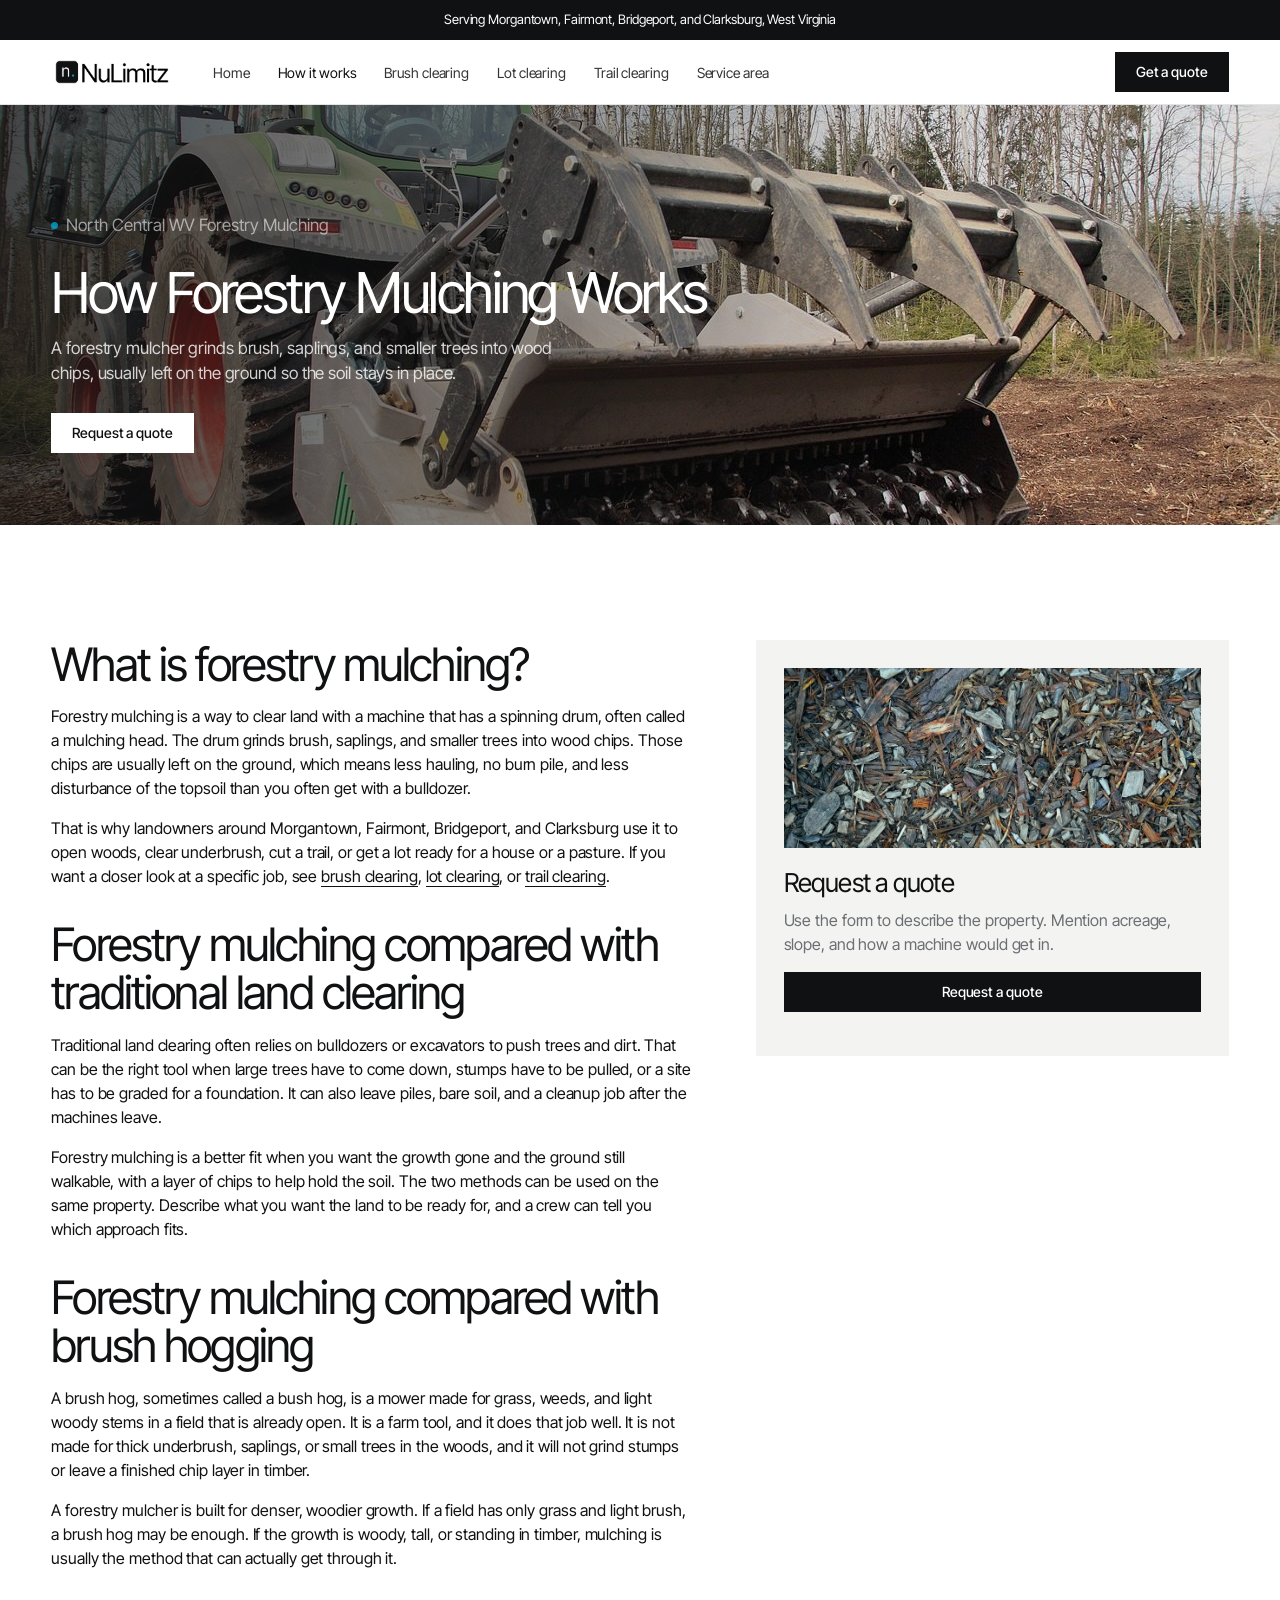
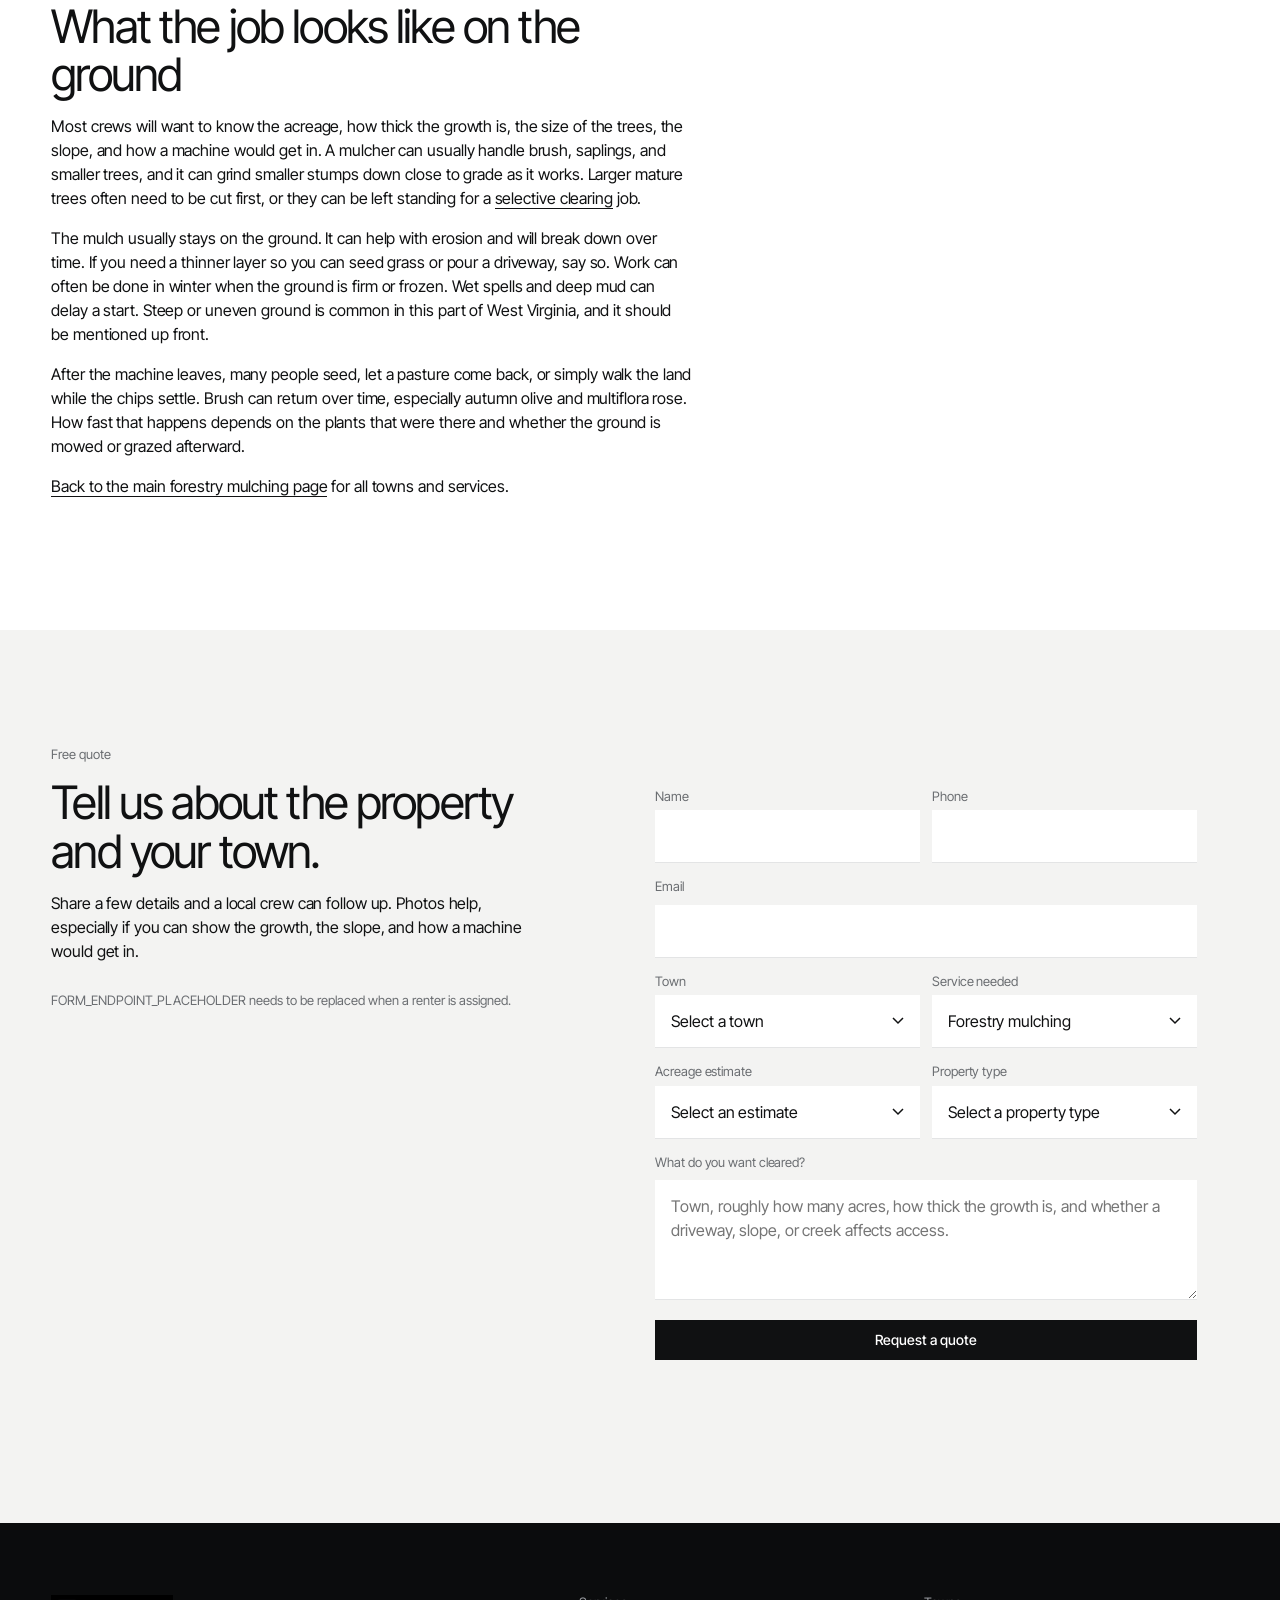
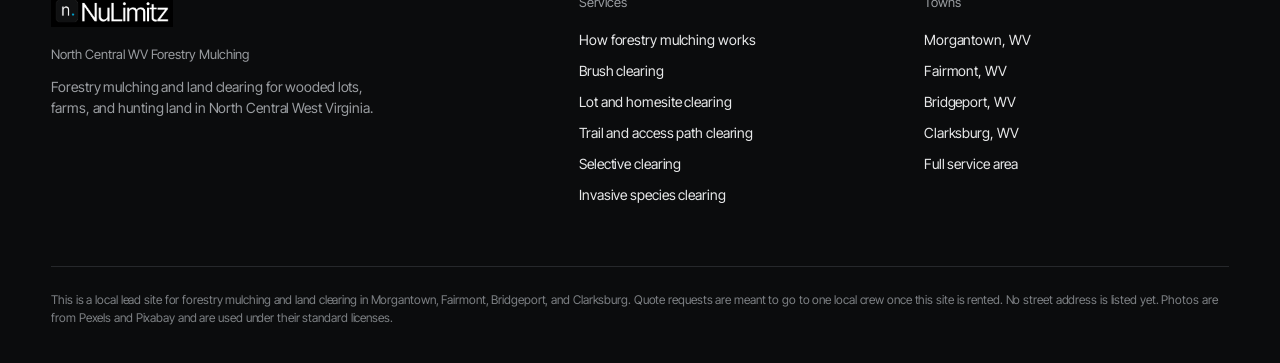
<file: how-it-works/index.html>
<!DOCTYPE html>
<html lang="en">
<head>
  <meta charset="utf-8">
  <meta name="viewport" content="width=device-width, initial-scale=1">
  <title>How Forestry Mulching Works in North Central WV</title>
  <meta name="description" content="Learn how forestry mulching works, how it compares with land clearing and brush hogging, and what to expect on a wooded lot in North Central West Virginia.">
  <meta name="robots" content="noindex, nofollow">
  <link rel="icon" href="/favicon.ico" sizes="any">
  <link rel="icon" type="image/svg+xml" href="/favicon.svg">
  <link rel="icon" type="image/png" sizes="32x32" href="/favicon-32.png">
  <link rel="apple-touch-icon" href="/apple-touch-icon.png">
  <link rel="icon" type="image/png" sizes="512x512" href="/icon-512.png">
  <link rel="preconnect" href="https://fonts.googleapis.com">
  <link rel="preconnect" href="https://fonts.gstatic.com" crossorigin>
  <link href="https://fonts.googleapis.com/css2?family=Inter+Tight:wght@300;400;500&display=swap" rel="stylesheet">
  <link rel="stylesheet" href="../css/styles.css">
  <script type="application/ld+json">
{
  "@context": "https://schema.org",
  "@graph": [
    {
      "@type": "LocalBusiness",
      "name": "North Central WV Forestry Mulching",
      "url": "/how-it-works/",
      "description": "Learn how forestry mulching works, how it compares with land clearing and brush hogging, and what to expect on a wooded lot in North Central West Virginia.",
      "areaServed": [
        {
          "@type": "City",
          "name": "Morgantown",
          "addressRegion": "WV"
        },
        {
          "@type": "City",
          "name": "Fairmont",
          "addressRegion": "WV"
        },
        {
          "@type": "City",
          "name": "Bridgeport",
          "addressRegion": "WV"
        },
        {
          "@type": "City",
          "name": "Clarksburg",
          "addressRegion": "WV"
        },
        {
          "@type": "AdministrativeArea",
          "name": "Monongalia County"
        },
        {
          "@type": "AdministrativeArea",
          "name": "Marion County"
        },
        {
          "@type": "AdministrativeArea",
          "name": "Harrison County"
        }
      ],
      "serviceType": [
        "Forestry mulching",
        "Land clearing",
        "Brush clearing",
        "Lot and homesite clearing",
        "Trail and access path clearing",
        "Selective clearing",
        "Invasive species clearing" 
      ]
    },
    {
      "@type": "Service",
      "name": "How forestry mulching works",
      "serviceType": "Forestry mulching and land clearing",
      "provider": {
        "@type": "LocalBusiness",
        "name": "North Central WV Forestry Mulching"
      },
      "areaServed": [
        "Morgantown, WV",
        "Fairmont, WV",
        "Bridgeport, WV",
        "Clarksburg, WV" 
      ]
    }
  ]
}
  </script>
</head>
<body>
<div class="topbar">
  <div class="wrap">
    <span>Serving Morgantown, Fairmont, Bridgeport, and Clarksburg, West Virginia</span>
    </div>
</div>
<header class="site-header">
  <div class="wrap">
    <a class="logo" href="../index.html" aria-label="NuLimitz home"><img src="/img/logo-light.png" alt="NuLimitz"></a>
    <nav>
      <ul>
        <li><a href="../index.html">Home</a></li>
        <li><a href="../how-it-works/index.html" aria-current="page">How it works</a></li>
        <li><a href="../brush-clearing/index.html">Brush clearing</a></li>
        <li><a href="../lot-clearing/index.html">Lot clearing</a></li>
        <li><a href="../trail-clearing/index.html">Trail clearing</a></li>
        <li><a href="../index.html#areas">Service area</a></li>
        </ul>
    </nav>
    <div class="header-right">
      <a class="btn" href="#quote">Get a quote</a>
      <button class="nav-toggle" type="button" aria-expanded="false" aria-label="Open menu">Menu</button>
    </div>
  </div>
</header>
<section class="page-hero" style="background-image:url('../img/mulcher.jpg')">
  <div class="wrap">
    <p class="eyebrow">North Central WV Forestry Mulching</p>
    <h1>How Forestry Mulching Works</h1>
    <p>A forestry mulcher grinds brush, saplings, and smaller trees into wood chips, usually left on the ground so the soil stays in place.</p>
    <div class="hero-actions">
      <a class="btn btn-call" href="#quote">Request a quote</a>
    </div>
  </div>
</section>
<section class="section">
  <div class="wrap content-split">
    <div class="prose">

    <h2>What is forestry mulching?</h2>
    <p>Forestry mulching is a way to clear land with a machine that has a spinning drum, often called a mulching head. The drum grinds brush, saplings, and smaller trees into wood chips. Those chips are usually left on the ground, which means less hauling, no burn pile, and less disturbance of the topsoil than you often get with a bulldozer.</p>
    <p>That is why landowners around Morgantown, Fairmont, Bridgeport, and Clarksburg use it to open woods, clear underbrush, cut a trail, or get a lot ready for a house or a pasture. If you want a closer look at a specific job, see <a href="../brush-clearing/index.html">brush clearing</a>, <a href="../lot-clearing/index.html">lot clearing</a>, or <a href="../trail-clearing/index.html">trail clearing</a>.</p>
    <h2>Forestry mulching compared with traditional land clearing</h2>
    <p>Traditional land clearing often relies on bulldozers or excavators to push trees and dirt. That can be the right tool when large trees have to come down, stumps have to be pulled, or a site has to be graded for a foundation. It can also leave piles, bare soil, and a cleanup job after the machines leave.</p>
    <p>Forestry mulching is a better fit when you want the growth gone and the ground still walkable, with a layer of chips to help hold the soil. The two methods can be used on the same property. Describe what you want the land to be ready for, and a crew can tell you which approach fits.</p>
    <h2>Forestry mulching compared with brush hogging</h2>
    <p>A brush hog, sometimes called a bush hog, is a mower made for grass, weeds, and light woody stems in a field that is already open. It is a farm tool, and it does that job well. It is not made for thick underbrush, saplings, or small trees in the woods, and it will not grind stumps or leave a finished chip layer in timber.</p>
    <p>A forestry mulcher is built for denser, woodier growth. If a field has only grass and light brush, a brush hog may be enough. If the growth is woody, tall, or standing in timber, mulching is usually the method that can actually get through it.</p>
    <h2>What the job looks like on the ground</h2>
    <p>Most crews will want to know the acreage, how thick the growth is, the size of the trees, the slope, and how a machine would get in. A mulcher can usually handle brush, saplings, and smaller trees, and it can grind smaller stumps down close to grade as it works. Larger mature trees often need to be cut first, or they can be left standing for a <a href="../selective-clearing/index.html">selective clearing</a> job.</p>
    <p>The mulch usually stays on the ground. It can help with erosion and will break down over time. If you need a thinner layer so you can seed grass or pour a driveway, say so. Work can often be done in winter when the ground is firm or frozen. Wet spells and deep mud can delay a start. Steep or uneven ground is common in this part of West Virginia, and it should be mentioned up front.</p>
    <p>After the machine leaves, many people seed, let a pasture come back, or simply walk the land while the chips settle. Brush can return over time, especially autumn olive and multiflora rose. How fast that happens depends on the plants that were there and whether the ground is mowed or grazed afterward.</p>
    
      <p><a href="../index.html">Back to the main forestry mulching page</a> for all towns and services.</p>
    </div>
    <aside class="side-card">
      <img src="../img/chips.jpg" alt="A layer of wood chips of the kind left after forestry mulching">
      <h3>Request a quote</h3>
      <p>Use the form to describe the property. Mention acreage, slope, and how a machine would get in.</p>
      <p><a class="btn btn-dark btn-wide" href="#quote">Request a quote</a></p>
    </aside>
  </div>
</section>
<section class="section band-cream" id="quote">
  <div class="wrap quote-grid">
    <div>
      <p class="eyebrow">Free quote</p>
      <h2>Tell us about the property and your town.</h2>
      <p>Share a few details and a local crew can follow up. Photos help, especially if you can show the growth, the slope, and how a machine would get in.</p>
      <p class="placeholder-note">FORM_ENDPOINT_PLACEHOLDER needs to be replaced when a renter is assigned.</p></div>
    <form action="FORM_ENDPOINT_PLACEHOLDER" method="post" data-quote-form>
      <div class="form-row">
        <div>
          <label for="name">Name</label>
          <input id="name" name="name" type="text" autocomplete="name" required>
        </div>
        <div>
          <label for="phone">Phone</label>
          <input id="phone" name="phone" type="tel" autocomplete="tel" required>
        </div>
      </div>
      <label for="email">Email</label>
      <input id="email" name="email" type="email" autocomplete="email">
      <div class="form-row">
        <div>
          <label for="city">Town</label>
          <select id="city" name="city" required>
            <option value="">Select a town</option>
            <option>Morgantown</option>
            <option>Fairmont</option>
            <option>Bridgeport</option>
            <option>Clarksburg</option>
            <option>Cheat Lake</option>
            <option>Westover</option>
            <option>Star City</option>
            <option>Kingwood</option>
            <option>Grafton</option>
            <option>Other in North Central WV</option>
          </select>
        </div>
        <div>
          <label for="service">Service needed</label>
          <select id="service" name="service" required>
            <option value="">Select a service</option>
<option value="forestry" selected>Forestry mulching</option>
<option value="lot">Lot or land clearing</option>
<option value="brush">Brush and underbrush clearing</option>
<option value="trail">Trail, driveway, or fence line clearing</option>
<option value="selective">Selective clearing</option>
<option value="invasive">Invasive species clearing</option>
<option value="other">Not sure / other</option>
          </select>
        </div>
      </div>
      <div class="form-row">
        <div>
          <label for="acreage">Acreage estimate</label>
          <select id="acreage" name="acreage" required>
            <option value="">Select an estimate</option>
<option value="under-1">Under 1 acre</option>
<option value="1-3">1 to 3 acres</option>
<option value="3-10">3 to 10 acres</option>
<option value="10-plus">10 acres or more</option>
<option value="unsure">Not sure</option>
          </select>
        </div>
        <div>
          <label for="property">Property type</label>
          <select id="property" name="property" required>
            <option value="">Select a property type</option>
<option value="homesite">Wooded homesite</option>
<option value="residential">Residential lot</option>
<option value="farm">Farm or pasture</option>
<option value="hunting">Hunting land</option>
<option value="other">Other</option>
          </select>
        </div>
      </div>
      <label for="message">What do you want cleared?</label>
      <textarea id="message" name="message" placeholder="Town, roughly how many acres, how thick the growth is, and whether a driveway, slope, or creek affects access." required></textarea>
      <p style="margin-top:1rem"><button class="btn btn-dark btn-wide" type="submit">Request a quote</button></p>
      <p class="form-status" role="status"></p>
    </form>
  </div>
</section>
<footer class="site-footer">
  <div class="wrap">
    <div class="foot-grid">
      <div>
        <a class="logo" href="../index.html" aria-label="NuLimitz home"><img src="/img/logo-dark.png" alt="NuLimitz"></a>
        <h2>North Central WV Forestry Mulching</h2>
        <p>Forestry mulching and land clearing for wooded lots, farms, and hunting land in North Central West Virginia.</p>
        </div>
      <div>
        <h2>Services</h2>
        <ul>
          <li><a href="../how-it-works/index.html">How forestry mulching works</a></li>
          <li><a href="../brush-clearing/index.html">Brush clearing</a></li>
          <li><a href="../lot-clearing/index.html">Lot and homesite clearing</a></li>
          <li><a href="../trail-clearing/index.html">Trail and access path clearing</a></li>
          <li><a href="../selective-clearing/index.html">Selective clearing</a></li>
          <li><a href="../invasive-species/index.html">Invasive species clearing</a></li>
        </ul>
      </div>
      <div>
        <h2>Towns</h2>
        <ul>
          <li><a href="../morgantown/index.html">Morgantown, WV</a></li>
          <li><a href="../fairmont/index.html">Fairmont, WV</a></li>
          <li><a href="../bridgeport/index.html">Bridgeport, WV</a></li>
          <li><a href="../clarksburg/index.html">Clarksburg, WV</a></li>
          <li><a href="../index.html#areas">Full service area</a></li>
        </ul>
      </div>
    </div>
    <p class="legal">This is a local lead site for forestry mulching and land clearing in Morgantown, Fairmont, Bridgeport, and Clarksburg. Quote requests are meant to go to one local crew once this site is rented. No street address is listed yet. Photos are from Pexels and Pixabay and are used under their standard licenses.</p>
  </div>
</footer>
<script src="../js/main.js"></script>

</body>
</html>
</file>
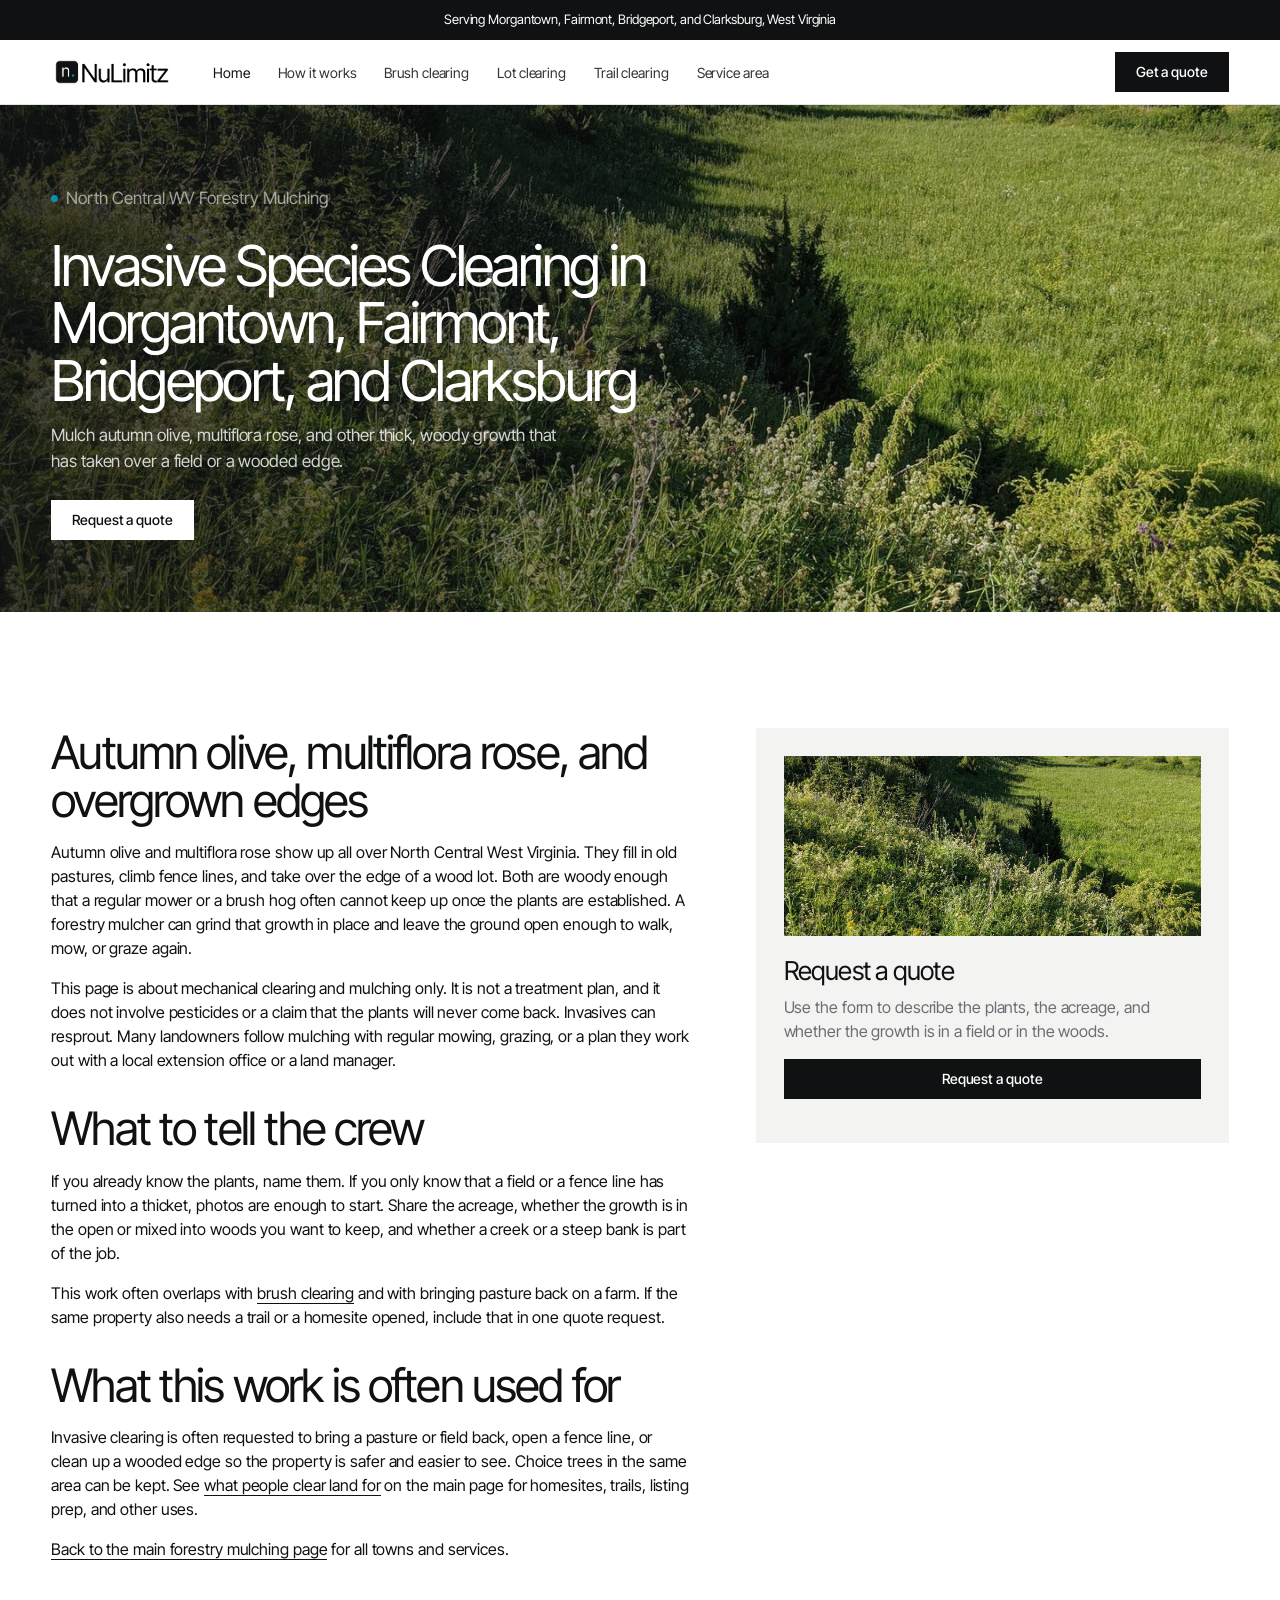
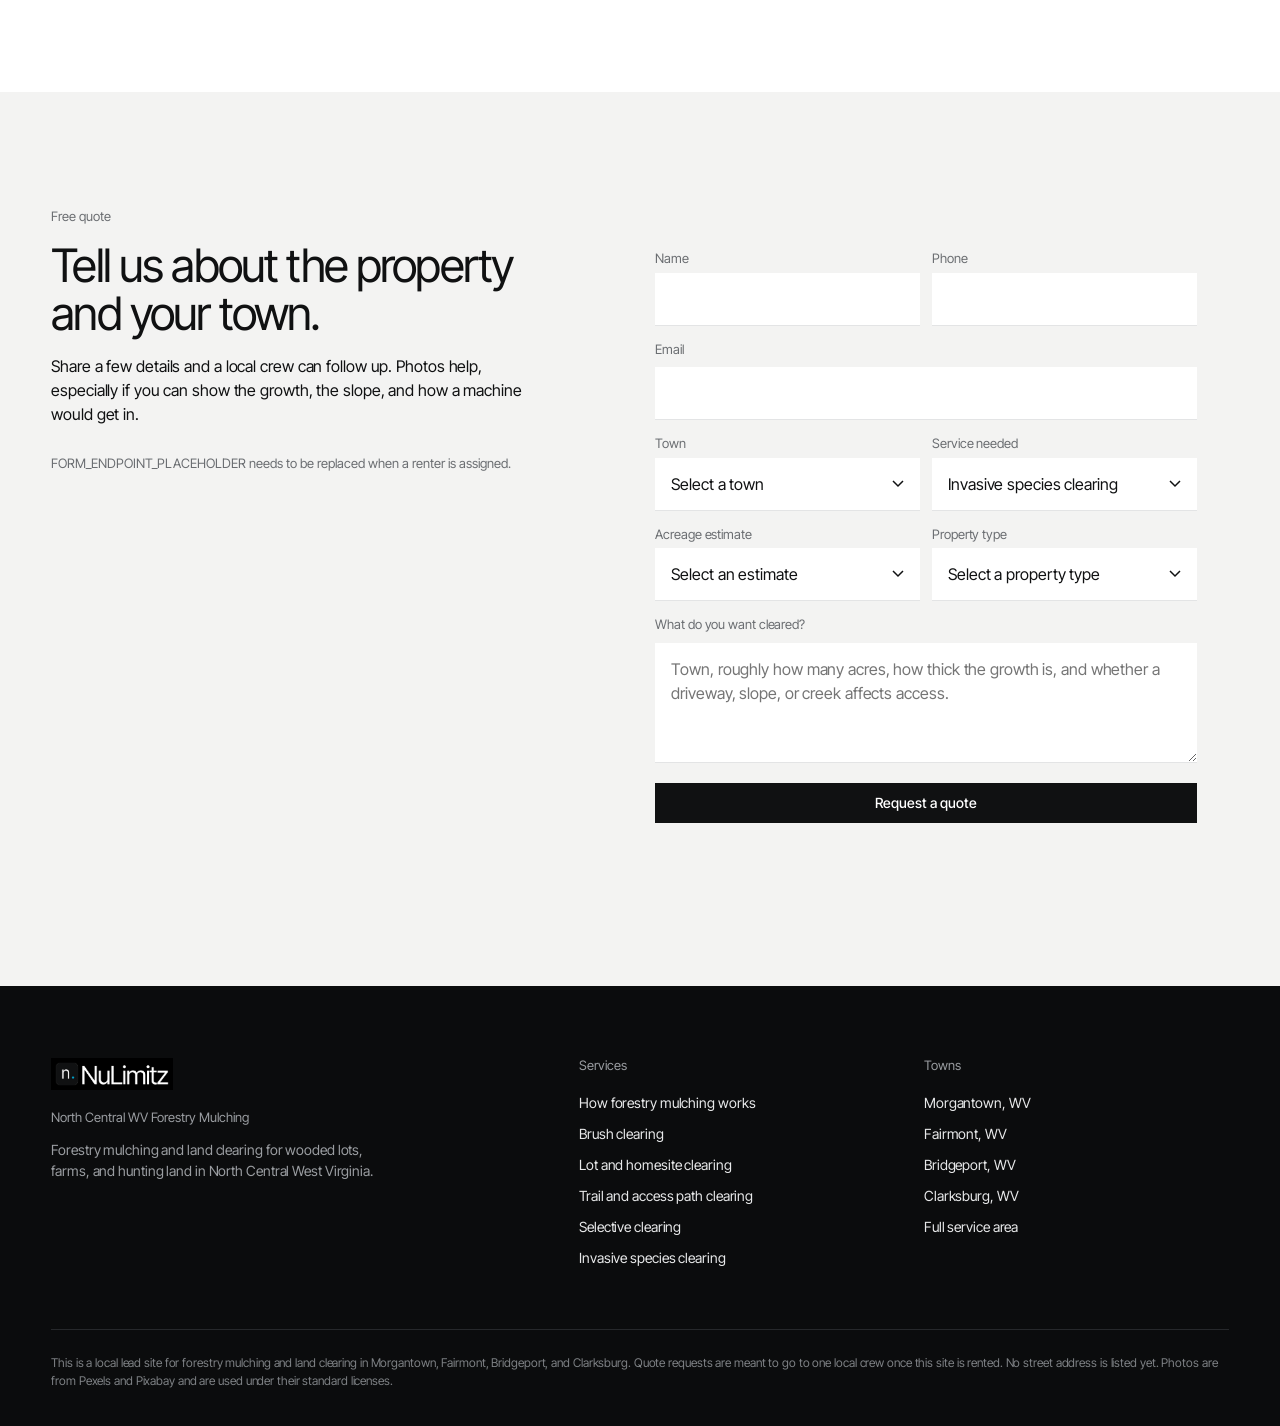
<file: invasive-species/index.html>
<!DOCTYPE html>
<html lang="en">
<head>
  <meta charset="utf-8">
  <meta name="viewport" content="width=device-width, initial-scale=1">
  <title>Invasive Species Clearing in Morgantown, Fairmont, and Clarksburg, WV</title>
  <meta name="description" content="Clearing autumn olive, multiflora rose, and other woody invasive growth in Morgantown, Fairmont, Bridgeport, and Clarksburg, West Virginia.">
  <meta name="robots" content="noindex, nofollow">
  <link rel="icon" href="/favicon.ico" sizes="any">
  <link rel="icon" type="image/svg+xml" href="/favicon.svg">
  <link rel="icon" type="image/png" sizes="32x32" href="/favicon-32.png">
  <link rel="apple-touch-icon" href="/apple-touch-icon.png">
  <link rel="icon" type="image/png" sizes="512x512" href="/icon-512.png">
  <link rel="preconnect" href="https://fonts.googleapis.com">
  <link rel="preconnect" href="https://fonts.gstatic.com" crossorigin>
  <link href="https://fonts.googleapis.com/css2?family=Inter+Tight:wght@300;400;500&display=swap" rel="stylesheet">
  <link rel="stylesheet" href="../css/styles.css">
  <script type="application/ld+json">
{
  "@context": "https://schema.org",
  "@graph": [
    {
      "@type": "LocalBusiness",
      "name": "North Central WV Forestry Mulching",
      "url": "/invasive-species/",
      "description": "Clearing autumn olive, multiflora rose, and other woody invasive growth in Morgantown, Fairmont, Bridgeport, and Clarksburg, West Virginia.",
      "areaServed": [
        {
          "@type": "City",
          "name": "Morgantown",
          "addressRegion": "WV"
        },
        {
          "@type": "City",
          "name": "Fairmont",
          "addressRegion": "WV"
        },
        {
          "@type": "City",
          "name": "Bridgeport",
          "addressRegion": "WV"
        },
        {
          "@type": "City",
          "name": "Clarksburg",
          "addressRegion": "WV"
        },
        {
          "@type": "AdministrativeArea",
          "name": "Monongalia County"
        },
        {
          "@type": "AdministrativeArea",
          "name": "Marion County"
        },
        {
          "@type": "AdministrativeArea",
          "name": "Harrison County"
        }
      ],
      "serviceType": [
        "Forestry mulching",
        "Land clearing",
        "Brush clearing",
        "Lot and homesite clearing",
        "Trail and access path clearing",
        "Selective clearing",
        "Invasive species clearing" 
      ]
    },
    {
      "@type": "Service",
      "name": "Invasive species clearing in Morgantown, Fairmont, Bridgeport, and Clarksburg",
      "serviceType": "Forestry mulching and land clearing",
      "provider": {
        "@type": "LocalBusiness",
        "name": "North Central WV Forestry Mulching"
      },
      "areaServed": [
        "Morgantown, WV",
        "Fairmont, WV",
        "Bridgeport, WV",
        "Clarksburg, WV" 
      ]
    }
  ]
}
  </script>
</head>
<body>
<div class="topbar">
  <div class="wrap">
    <span>Serving Morgantown, Fairmont, Bridgeport, and Clarksburg, West Virginia</span>
    </div>
</div>
<header class="site-header">
  <div class="wrap">
    <a class="logo" href="../index.html" aria-label="NuLimitz home"><img src="/img/logo-light.png" alt="NuLimitz"></a>
    <nav>
      <ul>
        <li><a href="../index.html" aria-current="page">Home</a></li>
        <li><a href="../how-it-works/index.html">How it works</a></li>
        <li><a href="../brush-clearing/index.html">Brush clearing</a></li>
        <li><a href="../lot-clearing/index.html">Lot clearing</a></li>
        <li><a href="../trail-clearing/index.html">Trail clearing</a></li>
        <li><a href="../index.html#areas">Service area</a></li>
        </ul>
    </nav>
    <div class="header-right">
      <a class="btn" href="#quote">Get a quote</a>
      <button class="nav-toggle" type="button" aria-expanded="false" aria-label="Open menu">Menu</button>
    </div>
  </div>
</header>
<section class="page-hero" style="background-image:url('../img/invasive.jpg')">
  <div class="wrap">
    <p class="eyebrow">North Central WV Forestry Mulching</p>
    <h1>Invasive Species Clearing in Morgantown, Fairmont, Bridgeport, and Clarksburg</h1>
    <p>Mulch autumn olive, multiflora rose, and other thick, woody growth that has taken over a field or a wooded edge.</p>
    <div class="hero-actions">
      <a class="btn btn-call" href="#quote">Request a quote</a>
    </div>
  </div>
</section>
<section class="section">
  <div class="wrap content-split">
    <div class="prose">

    <h2>Autumn olive, multiflora rose, and overgrown edges</h2>
    <p>Autumn olive and multiflora rose show up all over North Central West Virginia. They fill in old pastures, climb fence lines, and take over the edge of a wood lot. Both are woody enough that a regular mower or a brush hog often cannot keep up once the plants are established. A forestry mulcher can grind that growth in place and leave the ground open enough to walk, mow, or graze again.</p>
    <p>This page is about mechanical clearing and mulching only. It is not a treatment plan, and it does not involve pesticides or a claim that the plants will never come back. Invasives can resprout. Many landowners follow mulching with regular mowing, grazing, or a plan they work out with a local extension office or a land manager.</p>
    <h2>What to tell the crew</h2>
    <p>If you already know the plants, name them. If you only know that a field or a fence line has turned into a thicket, photos are enough to start. Share the acreage, whether the growth is in the open or mixed into woods you want to keep, and whether a creek or a steep bank is part of the job.</p>
    <p>This work often overlaps with <a href="../brush-clearing/index.html">brush clearing</a> and with bringing pasture back on a farm. If the same property also needs a trail or a homesite opened, include that in one quote request.</p>
    
    <h2>What this work is often used for</h2>
    <p>Invasive clearing is often requested to bring a pasture or field back, open a fence line, or clean up a wooded edge so the property is safer and easier to see. Choice trees in the same area can be kept. See <a href="../index.html#land-uses">what people clear land for</a> on the main page for homesites, trails, listing prep, and other uses.</p>

      <p><a href="../index.html">Back to the main forestry mulching page</a> for all towns and services.</p>
    </div>
    <aside class="side-card">
      <img src="../img/invasive.jpg" alt="Overgrown plants and shrubs along the edge of a field">
      <h3>Request a quote</h3>
      <p>Use the form to describe the plants, the acreage, and whether the growth is in a field or in the woods.</p>
      <p><a class="btn btn-dark btn-wide" href="#quote">Request a quote</a></p>
    </aside>
  </div>
</section>
<section class="section band-cream" id="quote">
  <div class="wrap quote-grid">
    <div>
      <p class="eyebrow">Free quote</p>
      <h2>Tell us about the property and your town.</h2>
      <p>Share a few details and a local crew can follow up. Photos help, especially if you can show the growth, the slope, and how a machine would get in.</p>
      <p class="placeholder-note">FORM_ENDPOINT_PLACEHOLDER needs to be replaced when a renter is assigned.</p></div>
    <form action="FORM_ENDPOINT_PLACEHOLDER" method="post" data-quote-form>
      <div class="form-row">
        <div>
          <label for="name">Name</label>
          <input id="name" name="name" type="text" autocomplete="name" required>
        </div>
        <div>
          <label for="phone">Phone</label>
          <input id="phone" name="phone" type="tel" autocomplete="tel" required>
        </div>
      </div>
      <label for="email">Email</label>
      <input id="email" name="email" type="email" autocomplete="email">
      <div class="form-row">
        <div>
          <label for="city">Town</label>
          <select id="city" name="city" required>
            <option value="">Select a town</option>
            <option>Morgantown</option>
            <option>Fairmont</option>
            <option>Bridgeport</option>
            <option>Clarksburg</option>
            <option>Cheat Lake</option>
            <option>Westover</option>
            <option>Star City</option>
            <option>Kingwood</option>
            <option>Grafton</option>
            <option>Other in North Central WV</option>
          </select>
        </div>
        <div>
          <label for="service">Service needed</label>
          <select id="service" name="service" required>
            <option value="">Select a service</option>
<option value="forestry">Forestry mulching</option>
<option value="lot">Lot or land clearing</option>
<option value="brush">Brush and underbrush clearing</option>
<option value="trail">Trail, driveway, or fence line clearing</option>
<option value="selective">Selective clearing</option>
<option value="invasive" selected>Invasive species clearing</option>
<option value="other">Not sure / other</option>
          </select>
        </div>
      </div>
      <div class="form-row">
        <div>
          <label for="acreage">Acreage estimate</label>
          <select id="acreage" name="acreage" required>
            <option value="">Select an estimate</option>
<option value="under-1">Under 1 acre</option>
<option value="1-3">1 to 3 acres</option>
<option value="3-10">3 to 10 acres</option>
<option value="10-plus">10 acres or more</option>
<option value="unsure">Not sure</option>
          </select>
        </div>
        <div>
          <label for="property">Property type</label>
          <select id="property" name="property" required>
            <option value="">Select a property type</option>
<option value="homesite">Wooded homesite</option>
<option value="residential">Residential lot</option>
<option value="farm">Farm or pasture</option>
<option value="hunting">Hunting land</option>
<option value="other">Other</option>
          </select>
        </div>
      </div>
      <label for="message">What do you want cleared?</label>
      <textarea id="message" name="message" placeholder="Town, roughly how many acres, how thick the growth is, and whether a driveway, slope, or creek affects access." required></textarea>
      <p style="margin-top:1rem"><button class="btn btn-dark btn-wide" type="submit">Request a quote</button></p>
      <p class="form-status" role="status"></p>
    </form>
  </div>
</section>
<footer class="site-footer">
  <div class="wrap">
    <div class="foot-grid">
      <div>
        <a class="logo" href="../index.html" aria-label="NuLimitz home"><img src="/img/logo-dark.png" alt="NuLimitz"></a>
        <h2>North Central WV Forestry Mulching</h2>
        <p>Forestry mulching and land clearing for wooded lots, farms, and hunting land in North Central West Virginia.</p>
        </div>
      <div>
        <h2>Services</h2>
        <ul>
          <li><a href="../how-it-works/index.html">How forestry mulching works</a></li>
          <li><a href="../brush-clearing/index.html">Brush clearing</a></li>
          <li><a href="../lot-clearing/index.html">Lot and homesite clearing</a></li>
          <li><a href="../trail-clearing/index.html">Trail and access path clearing</a></li>
          <li><a href="../selective-clearing/index.html">Selective clearing</a></li>
          <li><a href="../invasive-species/index.html">Invasive species clearing</a></li>
        </ul>
      </div>
      <div>
        <h2>Towns</h2>
        <ul>
          <li><a href="../morgantown/index.html">Morgantown, WV</a></li>
          <li><a href="../fairmont/index.html">Fairmont, WV</a></li>
          <li><a href="../bridgeport/index.html">Bridgeport, WV</a></li>
          <li><a href="../clarksburg/index.html">Clarksburg, WV</a></li>
          <li><a href="../index.html#areas">Full service area</a></li>
        </ul>
      </div>
    </div>
    <p class="legal">This is a local lead site for forestry mulching and land clearing in Morgantown, Fairmont, Bridgeport, and Clarksburg. Quote requests are meant to go to one local crew once this site is rented. No street address is listed yet. Photos are from Pexels and Pixabay and are used under their standard licenses.</p>
  </div>
</footer>
<script src="../js/main.js"></script>

</body>
</html>
</file>
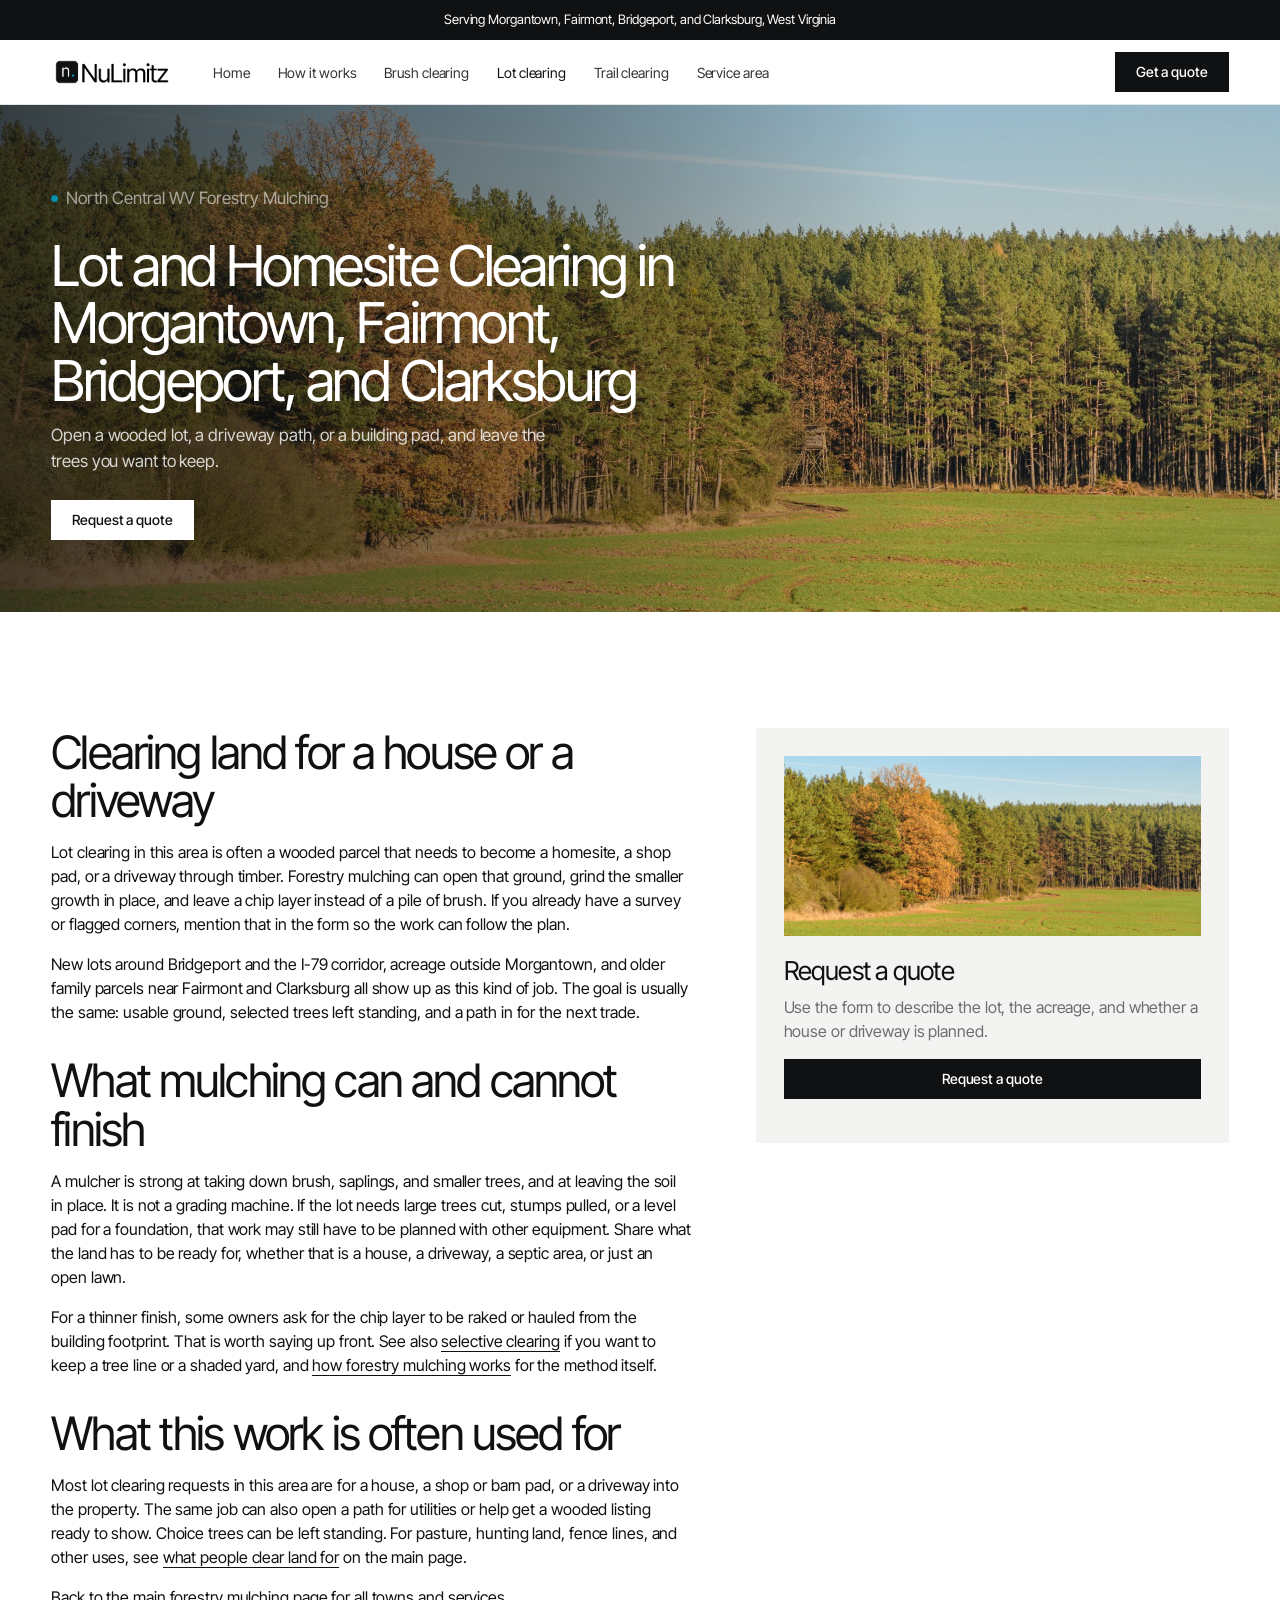
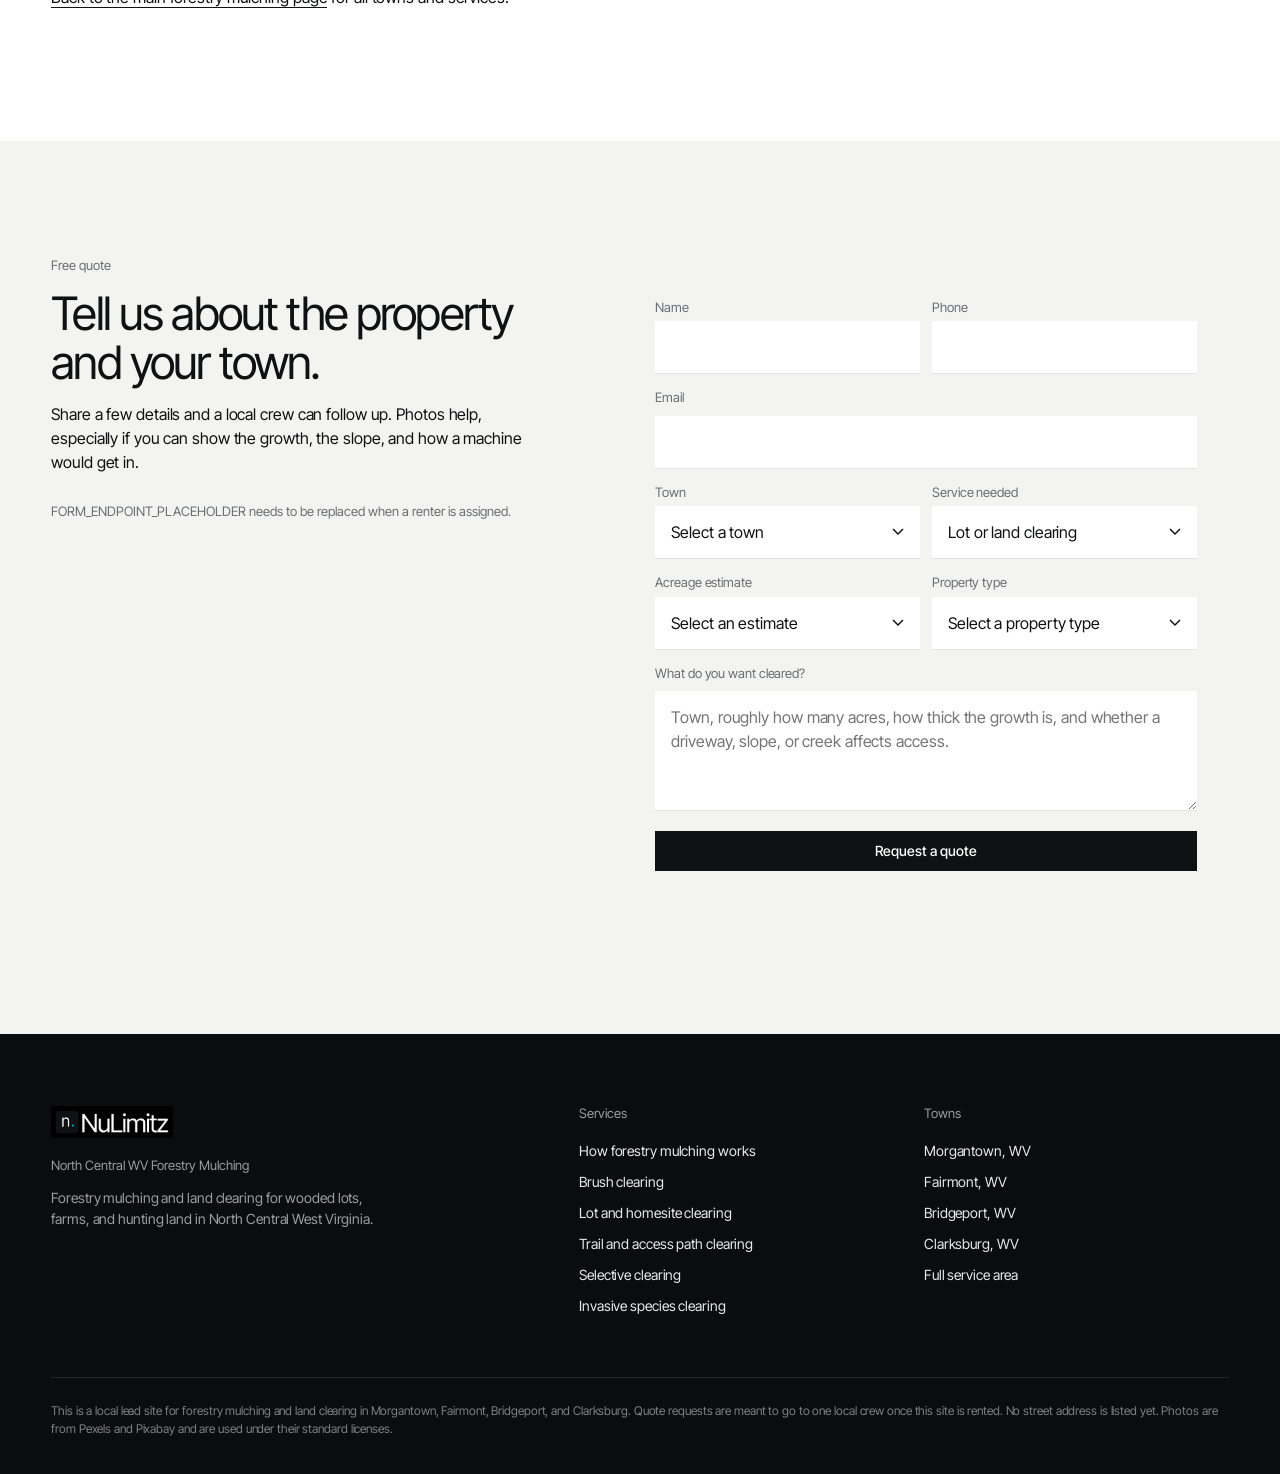
<file: lot-clearing/index.html>
<!DOCTYPE html>
<html lang="en">
<head>
  <meta charset="utf-8">
  <meta name="viewport" content="width=device-width, initial-scale=1">
  <title>Lot Clearing in Morgantown, Fairmont, and Clarksburg, WV</title>
  <meta name="description" content="Lot and homesite clearing, including land for a house or a driveway, in Morgantown, Fairmont, Bridgeport, and Clarksburg, West Virginia.">
  <meta name="robots" content="noindex, nofollow">
  <link rel="icon" href="/favicon.ico" sizes="any">
  <link rel="icon" type="image/svg+xml" href="/favicon.svg">
  <link rel="icon" type="image/png" sizes="32x32" href="/favicon-32.png">
  <link rel="apple-touch-icon" href="/apple-touch-icon.png">
  <link rel="icon" type="image/png" sizes="512x512" href="/icon-512.png">
  <link rel="preconnect" href="https://fonts.googleapis.com">
  <link rel="preconnect" href="https://fonts.gstatic.com" crossorigin>
  <link href="https://fonts.googleapis.com/css2?family=Inter+Tight:wght@300;400;500&display=swap" rel="stylesheet">
  <link rel="stylesheet" href="../css/styles.css">
  <script type="application/ld+json">
{
  "@context": "https://schema.org",
  "@graph": [
    {
      "@type": "LocalBusiness",
      "name": "North Central WV Forestry Mulching",
      "url": "/lot-clearing/",
      "description": "Lot and homesite clearing, including land for a house or a driveway, in Morgantown, Fairmont, Bridgeport, and Clarksburg, West Virginia.",
      "areaServed": [
        {
          "@type": "City",
          "name": "Morgantown",
          "addressRegion": "WV"
        },
        {
          "@type": "City",
          "name": "Fairmont",
          "addressRegion": "WV"
        },
        {
          "@type": "City",
          "name": "Bridgeport",
          "addressRegion": "WV"
        },
        {
          "@type": "City",
          "name": "Clarksburg",
          "addressRegion": "WV"
        },
        {
          "@type": "AdministrativeArea",
          "name": "Monongalia County"
        },
        {
          "@type": "AdministrativeArea",
          "name": "Marion County"
        },
        {
          "@type": "AdministrativeArea",
          "name": "Harrison County"
        }
      ],
      "serviceType": [
        "Forestry mulching",
        "Land clearing",
        "Brush clearing",
        "Lot and homesite clearing",
        "Trail and access path clearing",
        "Selective clearing",
        "Invasive species clearing" 
      ]
    },
    {
      "@type": "Service",
      "name": "Lot and homesite clearing in Morgantown, Fairmont, Bridgeport, and Clarksburg",
      "serviceType": "Forestry mulching and land clearing",
      "provider": {
        "@type": "LocalBusiness",
        "name": "North Central WV Forestry Mulching"
      },
      "areaServed": [
        "Morgantown, WV",
        "Fairmont, WV",
        "Bridgeport, WV",
        "Clarksburg, WV" 
      ]
    }
  ]
}
  </script>
</head>
<body>
<div class="topbar">
  <div class="wrap">
    <span>Serving Morgantown, Fairmont, Bridgeport, and Clarksburg, West Virginia</span>
    </div>
</div>
<header class="site-header">
  <div class="wrap">
    <a class="logo" href="../index.html" aria-label="NuLimitz home"><img src="/img/logo-light.png" alt="NuLimitz"></a>
    <nav>
      <ul>
        <li><a href="../index.html">Home</a></li>
        <li><a href="../how-it-works/index.html">How it works</a></li>
        <li><a href="../brush-clearing/index.html">Brush clearing</a></li>
        <li><a href="../lot-clearing/index.html" aria-current="page">Lot clearing</a></li>
        <li><a href="../trail-clearing/index.html">Trail clearing</a></li>
        <li><a href="../index.html#areas">Service area</a></li>
        </ul>
    </nav>
    <div class="header-right">
      <a class="btn" href="#quote">Get a quote</a>
      <button class="nav-toggle" type="button" aria-expanded="false" aria-label="Open menu">Menu</button>
    </div>
  </div>
</header>
<section class="page-hero" style="background-image:url('../img/lot.jpg')">
  <div class="wrap">
    <p class="eyebrow">North Central WV Forestry Mulching</p>
    <h1>Lot and Homesite Clearing in Morgantown, Fairmont, Bridgeport, and Clarksburg</h1>
    <p>Open a wooded lot, a driveway path, or a building pad, and leave the trees you want to keep.</p>
    <div class="hero-actions">
      <a class="btn btn-call" href="#quote">Request a quote</a>
    </div>
  </div>
</section>
<section class="section">
  <div class="wrap content-split">
    <div class="prose">

    <h2>Clearing land for a house or a driveway</h2>
    <p>Lot clearing in this area is often a wooded parcel that needs to become a homesite, a shop pad, or a driveway through timber. Forestry mulching can open that ground, grind the smaller growth in place, and leave a chip layer instead of a pile of brush. If you already have a survey or flagged corners, mention that in the form so the work can follow the plan.</p>
    <p>New lots around Bridgeport and the I-79 corridor, acreage outside Morgantown, and older family parcels near Fairmont and Clarksburg all show up as this kind of job. The goal is usually the same: usable ground, selected trees left standing, and a path in for the next trade.</p>
    <h2>What mulching can and cannot finish</h2>
    <p>A mulcher is strong at taking down brush, saplings, and smaller trees, and at leaving the soil in place. It is not a grading machine. If the lot needs large trees cut, stumps pulled, or a level pad for a foundation, that work may still have to be planned with other equipment. Share what the land has to be ready for, whether that is a house, a driveway, a septic area, or just an open lawn.</p>
    <p>For a thinner finish, some owners ask for the chip layer to be raked or hauled from the building footprint. That is worth saying up front. See also <a href="../selective-clearing/index.html">selective clearing</a> if you want to keep a tree line or a shaded yard, and <a href="../how-it-works/index.html">how forestry mulching works</a> for the method itself.</p>
    
    <h2>What this work is often used for</h2>
    <p>Most lot clearing requests in this area are for a house, a shop or barn pad, or a driveway into the property. The same job can also open a path for utilities or help get a wooded listing ready to show. Choice trees can be left standing. For pasture, hunting land, fence lines, and other uses, see <a href="../index.html#land-uses">what people clear land for</a> on the main page.</p>

      <p><a href="../index.html">Back to the main forestry mulching page</a> for all towns and services.</p>
    </div>
    <aside class="side-card">
      <img src="../img/lot.jpg" alt="Open ground meeting a tree line after land has been cleared">
      <h3>Request a quote</h3>
      <p>Use the form to describe the lot, the acreage, and whether a house or driveway is planned.</p>
      <p><a class="btn btn-dark btn-wide" href="#quote">Request a quote</a></p>
    </aside>
  </div>
</section>
<section class="section band-cream" id="quote">
  <div class="wrap quote-grid">
    <div>
      <p class="eyebrow">Free quote</p>
      <h2>Tell us about the property and your town.</h2>
      <p>Share a few details and a local crew can follow up. Photos help, especially if you can show the growth, the slope, and how a machine would get in.</p>
      <p class="placeholder-note">FORM_ENDPOINT_PLACEHOLDER needs to be replaced when a renter is assigned.</p></div>
    <form action="FORM_ENDPOINT_PLACEHOLDER" method="post" data-quote-form>
      <div class="form-row">
        <div>
          <label for="name">Name</label>
          <input id="name" name="name" type="text" autocomplete="name" required>
        </div>
        <div>
          <label for="phone">Phone</label>
          <input id="phone" name="phone" type="tel" autocomplete="tel" required>
        </div>
      </div>
      <label for="email">Email</label>
      <input id="email" name="email" type="email" autocomplete="email">
      <div class="form-row">
        <div>
          <label for="city">Town</label>
          <select id="city" name="city" required>
            <option value="">Select a town</option>
            <option>Morgantown</option>
            <option>Fairmont</option>
            <option>Bridgeport</option>
            <option>Clarksburg</option>
            <option>Cheat Lake</option>
            <option>Westover</option>
            <option>Star City</option>
            <option>Kingwood</option>
            <option>Grafton</option>
            <option>Other in North Central WV</option>
          </select>
        </div>
        <div>
          <label for="service">Service needed</label>
          <select id="service" name="service" required>
            <option value="">Select a service</option>
<option value="forestry">Forestry mulching</option>
<option value="lot" selected>Lot or land clearing</option>
<option value="brush">Brush and underbrush clearing</option>
<option value="trail">Trail, driveway, or fence line clearing</option>
<option value="selective">Selective clearing</option>
<option value="invasive">Invasive species clearing</option>
<option value="other">Not sure / other</option>
          </select>
        </div>
      </div>
      <div class="form-row">
        <div>
          <label for="acreage">Acreage estimate</label>
          <select id="acreage" name="acreage" required>
            <option value="">Select an estimate</option>
<option value="under-1">Under 1 acre</option>
<option value="1-3">1 to 3 acres</option>
<option value="3-10">3 to 10 acres</option>
<option value="10-plus">10 acres or more</option>
<option value="unsure">Not sure</option>
          </select>
        </div>
        <div>
          <label for="property">Property type</label>
          <select id="property" name="property" required>
            <option value="">Select a property type</option>
<option value="homesite">Wooded homesite</option>
<option value="residential">Residential lot</option>
<option value="farm">Farm or pasture</option>
<option value="hunting">Hunting land</option>
<option value="other">Other</option>
          </select>
        </div>
      </div>
      <label for="message">What do you want cleared?</label>
      <textarea id="message" name="message" placeholder="Town, roughly how many acres, how thick the growth is, and whether a driveway, slope, or creek affects access." required></textarea>
      <p style="margin-top:1rem"><button class="btn btn-dark btn-wide" type="submit">Request a quote</button></p>
      <p class="form-status" role="status"></p>
    </form>
  </div>
</section>
<footer class="site-footer">
  <div class="wrap">
    <div class="foot-grid">
      <div>
        <a class="logo" href="../index.html" aria-label="NuLimitz home"><img src="/img/logo-dark.png" alt="NuLimitz"></a>
        <h2>North Central WV Forestry Mulching</h2>
        <p>Forestry mulching and land clearing for wooded lots, farms, and hunting land in North Central West Virginia.</p>
        </div>
      <div>
        <h2>Services</h2>
        <ul>
          <li><a href="../how-it-works/index.html">How forestry mulching works</a></li>
          <li><a href="../brush-clearing/index.html">Brush clearing</a></li>
          <li><a href="../lot-clearing/index.html">Lot and homesite clearing</a></li>
          <li><a href="../trail-clearing/index.html">Trail and access path clearing</a></li>
          <li><a href="../selective-clearing/index.html">Selective clearing</a></li>
          <li><a href="../invasive-species/index.html">Invasive species clearing</a></li>
        </ul>
      </div>
      <div>
        <h2>Towns</h2>
        <ul>
          <li><a href="../morgantown/index.html">Morgantown, WV</a></li>
          <li><a href="../fairmont/index.html">Fairmont, WV</a></li>
          <li><a href="../bridgeport/index.html">Bridgeport, WV</a></li>
          <li><a href="../clarksburg/index.html">Clarksburg, WV</a></li>
          <li><a href="../index.html#areas">Full service area</a></li>
        </ul>
      </div>
    </div>
    <p class="legal">This is a local lead site for forestry mulching and land clearing in Morgantown, Fairmont, Bridgeport, and Clarksburg. Quote requests are meant to go to one local crew once this site is rented. No street address is listed yet. Photos are from Pexels and Pixabay and are used under their standard licenses.</p>
  </div>
</footer>
<script src="../js/main.js"></script>

</body>
</html>
</file>
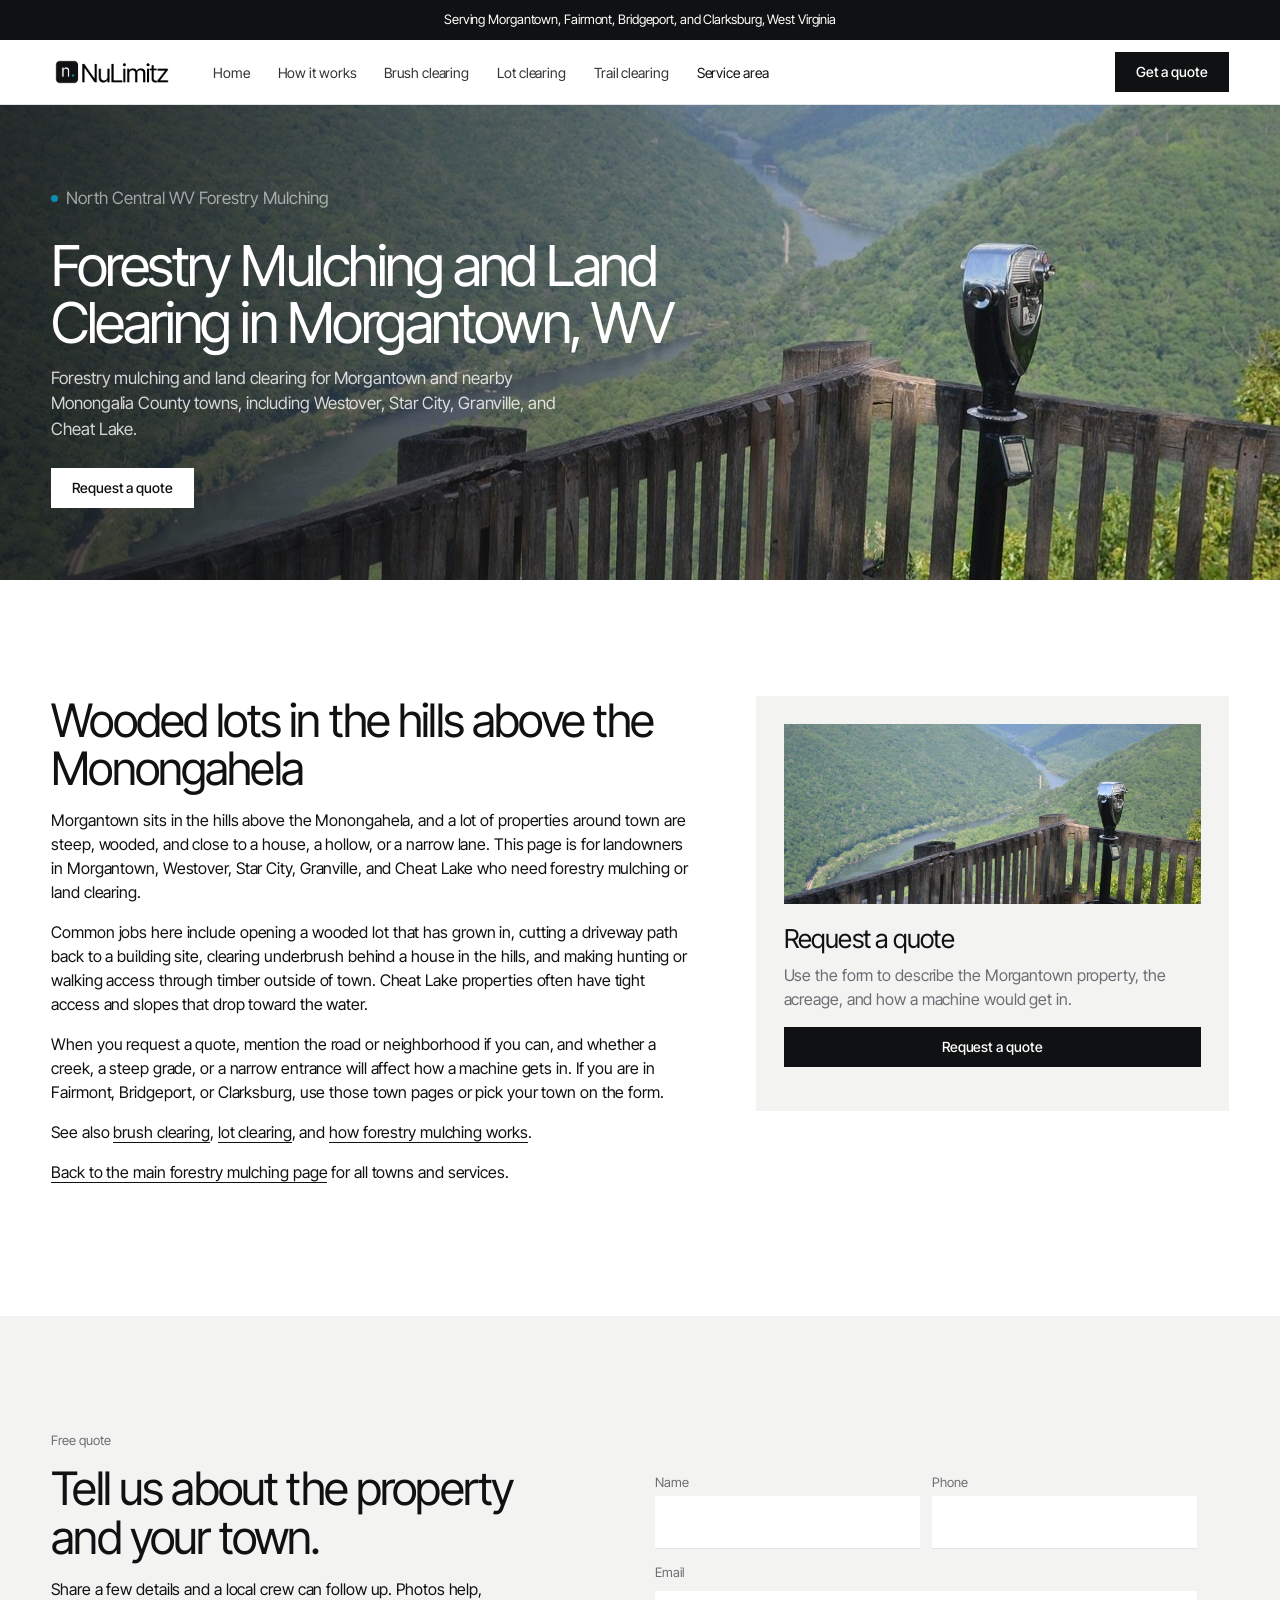
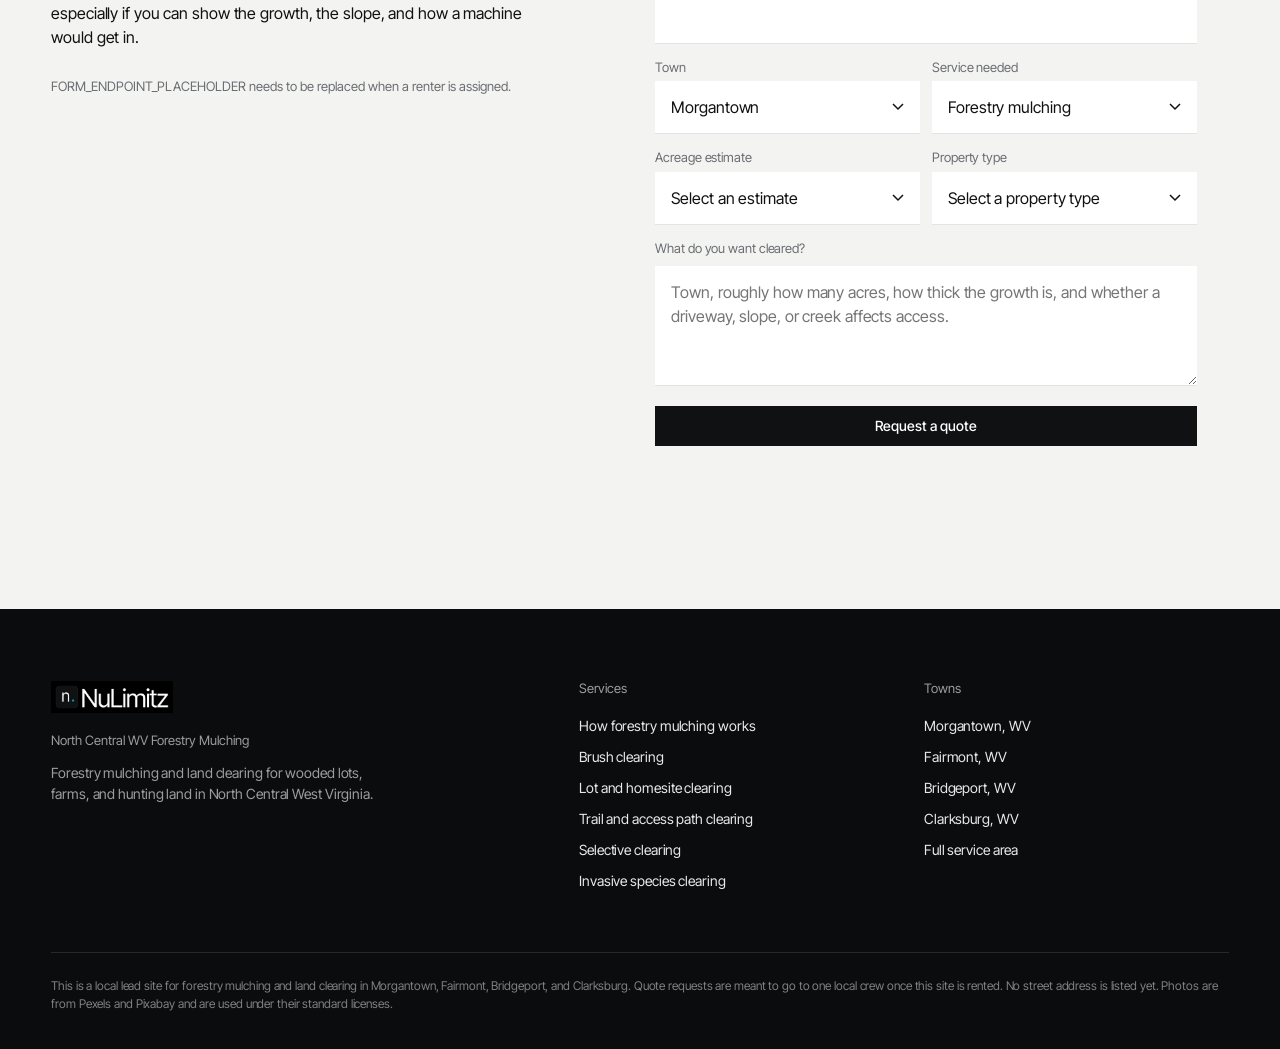
<file: morgantown/index.html>
<!DOCTYPE html>
<html lang="en">
<head>
  <meta charset="utf-8">
  <meta name="viewport" content="width=device-width, initial-scale=1">
  <title>Forestry Mulching in Morgantown, WV</title>
  <meta name="description" content="Forestry mulching and land clearing for Morgantown, Westover, Star City, Granville, and Cheat Lake, West Virginia.">
  <meta name="robots" content="noindex, nofollow">
  <link rel="icon" href="/favicon.ico" sizes="any">
  <link rel="icon" type="image/svg+xml" href="/favicon.svg">
  <link rel="icon" type="image/png" sizes="32x32" href="/favicon-32.png">
  <link rel="apple-touch-icon" href="/apple-touch-icon.png">
  <link rel="icon" type="image/png" sizes="512x512" href="/icon-512.png">
  <link rel="preconnect" href="https://fonts.googleapis.com">
  <link rel="preconnect" href="https://fonts.gstatic.com" crossorigin>
  <link href="https://fonts.googleapis.com/css2?family=Inter+Tight:wght@300;400;500&display=swap" rel="stylesheet">
  <link rel="stylesheet" href="../css/styles.css">
  <script type="application/ld+json">
{
  "@context": "https://schema.org",
  "@graph": [
    {
      "@type": "LocalBusiness",
      "name": "North Central WV Forestry Mulching",
      "url": "/morgantown/",
      "description": "Forestry mulching and land clearing for Morgantown, Westover, Star City, Granville, and Cheat Lake, West Virginia.",
      "areaServed": [
        {
          "@type": "City",
          "name": "Morgantown",
          "addressRegion": "WV"
        },
        {
          "@type": "City",
          "name": "Fairmont",
          "addressRegion": "WV"
        },
        {
          "@type": "City",
          "name": "Bridgeport",
          "addressRegion": "WV"
        },
        {
          "@type": "City",
          "name": "Clarksburg",
          "addressRegion": "WV"
        },
        {
          "@type": "AdministrativeArea",
          "name": "Monongalia County"
        },
        {
          "@type": "AdministrativeArea",
          "name": "Marion County"
        },
        {
          "@type": "AdministrativeArea",
          "name": "Harrison County"
        }
      ],
      "serviceType": [
        "Forestry mulching",
        "Land clearing",
        "Brush clearing",
        "Lot and homesite clearing",
        "Trail and access path clearing",
        "Selective clearing",
        "Invasive species clearing" 
      ]
    },
    {
      "@type": "Service",
      "name": "Forestry mulching and land clearing in Morgantown, WV",
      "serviceType": "Forestry mulching and land clearing",
      "provider": {
        "@type": "LocalBusiness",
        "name": "North Central WV Forestry Mulching"
      },
      "areaServed": [
        "Morgantown, WV",
        "Fairmont, WV",
        "Bridgeport, WV",
        "Clarksburg, WV" 
      ]
    }
  ]
}
  </script>
</head>
<body>
<div class="topbar">
  <div class="wrap">
    <span>Serving Morgantown, Fairmont, Bridgeport, and Clarksburg, West Virginia</span>
    </div>
</div>
<header class="site-header">
  <div class="wrap">
    <a class="logo" href="../index.html" aria-label="NuLimitz home"><img src="/img/logo-light.png" alt="NuLimitz"></a>
    <nav>
      <ul>
        <li><a href="../index.html">Home</a></li>
        <li><a href="../how-it-works/index.html">How it works</a></li>
        <li><a href="../brush-clearing/index.html">Brush clearing</a></li>
        <li><a href="../lot-clearing/index.html">Lot clearing</a></li>
        <li><a href="../trail-clearing/index.html">Trail clearing</a></li>
        <li><a href="../index.html#areas" aria-current="page">Service area</a></li>
        </ul>
    </nav>
    <div class="header-right">
      <a class="btn" href="../index.html#quote">Get a quote</a>
      <button class="nav-toggle" type="button" aria-expanded="false" aria-label="Open menu">Menu</button>
    </div>
  </div>
</header>
<section class="page-hero" style="background-image:url('../img/wv-hills.jpg')">
  <div class="wrap">
    <p class="eyebrow">North Central WV Forestry Mulching</p>
    <h1>Forestry Mulching and Land Clearing in Morgantown, WV</h1>
    <p>Forestry mulching and land clearing for Morgantown and nearby Monongalia County towns, including Westover, Star City, Granville, and Cheat Lake.</p>
    <div class="hero-actions">
      <a class="btn btn-call" href="#quote">Request a quote</a>
    </div>
  </div>
</section>
<section class="section">
  <div class="wrap content-split">
    <div class="prose">

    <h2>Wooded lots in the hills above the Monongahela</h2>
    <p>Morgantown sits in the hills above the Monongahela, and a lot of properties around town are steep, wooded, and close to a house, a hollow, or a narrow lane. This page is for landowners in Morgantown, Westover, Star City, Granville, and Cheat Lake who need forestry mulching or land clearing.</p>
    <p>Common jobs here include opening a wooded lot that has grown in, cutting a driveway path back to a building site, clearing underbrush behind a house in the hills, and making hunting or walking access through timber outside of town. Cheat Lake properties often have tight access and slopes that drop toward the water.</p>
    <p>When you request a quote, mention the road or neighborhood if you can, and whether a creek, a steep grade, or a narrow entrance will affect how a machine gets in. If you are in Fairmont, Bridgeport, or Clarksburg, use those town pages or pick your town on the form.</p>
    <p>See also <a href="../brush-clearing/index.html">brush clearing</a>, <a href="../lot-clearing/index.html">lot clearing</a>, and <a href="../how-it-works/index.html">how forestry mulching works</a>.</p>
    
      <p><a href="../index.html">Back to the main forestry mulching page</a> for all towns and services.</p>
    </div>
    <aside class="side-card">
      <img src="../img/wv-hills.jpg" alt="Wooded hills and a river valley in West Virginia">
      <h3>Request a quote</h3>
      <p>Use the form to describe the Morgantown property, the acreage, and how a machine would get in.</p>
      <p><a class="btn btn-dark btn-wide" href="#quote">Request a quote</a></p>
    </aside>
  </div>
</section>
<section class="section band-cream" id="quote">
  <div class="wrap quote-grid">
    <div>
      <p class="eyebrow">Free quote</p>
      <h2>Tell us about the property and your town.</h2>
      <p>Share a few details and a local crew can follow up. Photos help, especially if you can show the growth, the slope, and how a machine would get in.</p>
      <p class="placeholder-note">FORM_ENDPOINT_PLACEHOLDER needs to be replaced when a renter is assigned.</p></div>
    <form action="FORM_ENDPOINT_PLACEHOLDER" method="post" data-quote-form>
      <div class="form-row">
        <div>
          <label for="name">Name</label>
          <input id="name" name="name" type="text" autocomplete="name" required>
        </div>
        <div>
          <label for="phone">Phone</label>
          <input id="phone" name="phone" type="tel" autocomplete="tel" required>
        </div>
      </div>
      <label for="email">Email</label>
      <input id="email" name="email" type="email" autocomplete="email">
      <div class="form-row">
        <div>
          <label for="city">Town</label>
          <select id="city" name="city" required>
            <option value="">Select a town</option>
            <option selected>Morgantown</option>
            <option>Fairmont</option>
            <option>Bridgeport</option>
            <option>Clarksburg</option>
            <option>Cheat Lake</option>
            <option>Westover</option>
            <option>Star City</option>
            <option>Kingwood</option>
            <option>Grafton</option>
            <option>Other in North Central WV</option>
          </select>
        </div>
        <div>
          <label for="service">Service needed</label>
          <select id="service" name="service" required>
            <option value="">Select a service</option>
<option value="forestry" selected>Forestry mulching</option>
<option value="lot">Lot or land clearing</option>
<option value="brush">Brush and underbrush clearing</option>
<option value="trail">Trail, driveway, or fence line clearing</option>
<option value="selective">Selective clearing</option>
<option value="invasive">Invasive species clearing</option>
<option value="other">Not sure / other</option>
          </select>
        </div>
      </div>
      <div class="form-row">
        <div>
          <label for="acreage">Acreage estimate</label>
          <select id="acreage" name="acreage" required>
            <option value="">Select an estimate</option>
<option value="under-1">Under 1 acre</option>
<option value="1-3">1 to 3 acres</option>
<option value="3-10">3 to 10 acres</option>
<option value="10-plus">10 acres or more</option>
<option value="unsure">Not sure</option>
          </select>
        </div>
        <div>
          <label for="property">Property type</label>
          <select id="property" name="property" required>
            <option value="">Select a property type</option>
<option value="homesite">Wooded homesite</option>
<option value="residential">Residential lot</option>
<option value="farm">Farm or pasture</option>
<option value="hunting">Hunting land</option>
<option value="other">Other</option>
          </select>
        </div>
      </div>
      <label for="message">What do you want cleared?</label>
      <textarea id="message" name="message" placeholder="Town, roughly how many acres, how thick the growth is, and whether a driveway, slope, or creek affects access." required></textarea>
      <p style="margin-top:1rem"><button class="btn btn-dark btn-wide" type="submit">Request a quote</button></p>
      <p class="form-status" role="status"></p>
    </form>
  </div>
</section>
<footer class="site-footer">
  <div class="wrap">
    <div class="foot-grid">
      <div>
        <a class="logo" href="../index.html" aria-label="NuLimitz home"><img src="/img/logo-dark.png" alt="NuLimitz"></a>
        <h2>North Central WV Forestry Mulching</h2>
        <p>Forestry mulching and land clearing for wooded lots, farms, and hunting land in North Central West Virginia.</p>
        </div>
      <div>
        <h2>Services</h2>
        <ul>
          <li><a href="../how-it-works/index.html">How forestry mulching works</a></li>
          <li><a href="../brush-clearing/index.html">Brush clearing</a></li>
          <li><a href="../lot-clearing/index.html">Lot and homesite clearing</a></li>
          <li><a href="../trail-clearing/index.html">Trail and access path clearing</a></li>
          <li><a href="../selective-clearing/index.html">Selective clearing</a></li>
          <li><a href="../invasive-species/index.html">Invasive species clearing</a></li>
        </ul>
      </div>
      <div>
        <h2>Towns</h2>
        <ul>
          <li><a href="../morgantown/index.html">Morgantown, WV</a></li>
          <li><a href="../fairmont/index.html">Fairmont, WV</a></li>
          <li><a href="../bridgeport/index.html">Bridgeport, WV</a></li>
          <li><a href="../clarksburg/index.html">Clarksburg, WV</a></li>
          <li><a href="../index.html#areas">Full service area</a></li>
        </ul>
      </div>
    </div>
    <p class="legal">This is a local lead site for forestry mulching and land clearing in Morgantown, Fairmont, Bridgeport, and Clarksburg. Quote requests are meant to go to one local crew once this site is rented. No street address is listed yet. Photos are from Pexels and Pixabay and are used under their standard licenses.</p>
  </div>
</footer>
<script src="../js/main.js"></script>

</body>
</html>
</file>
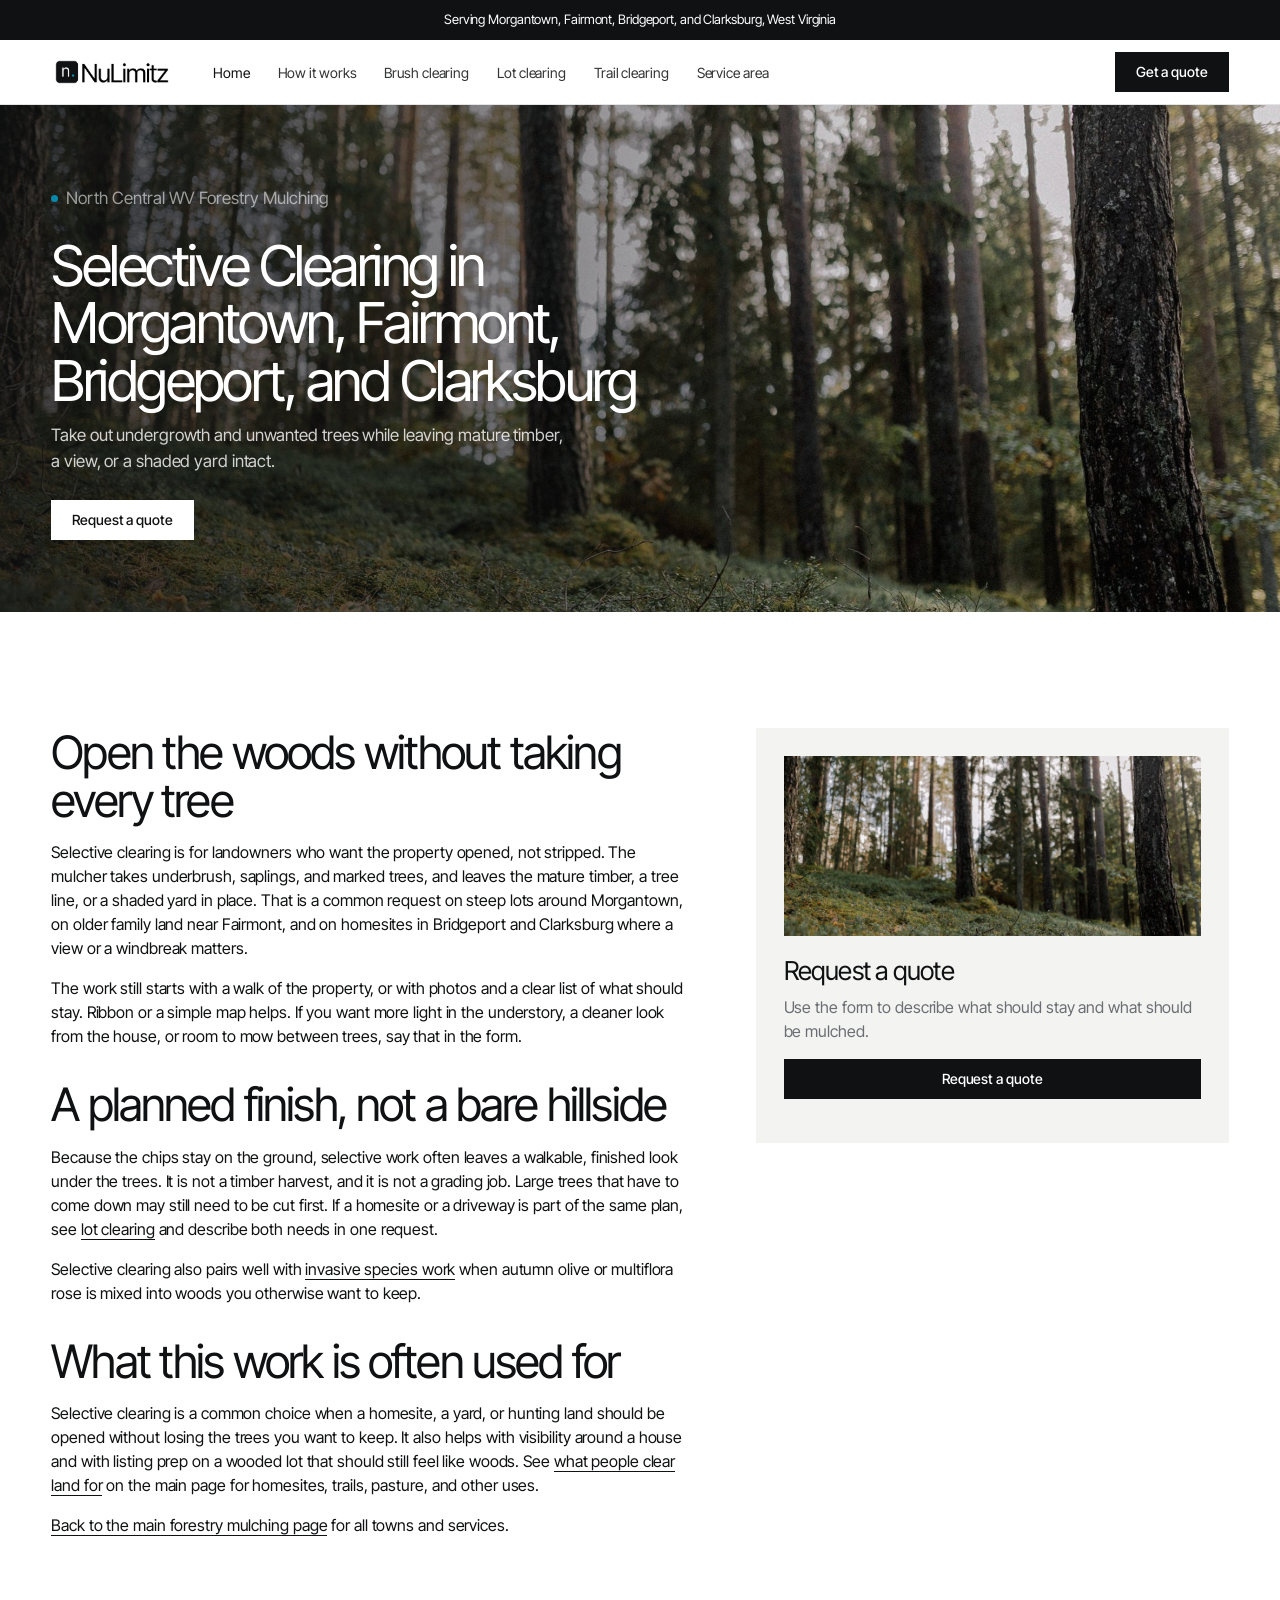
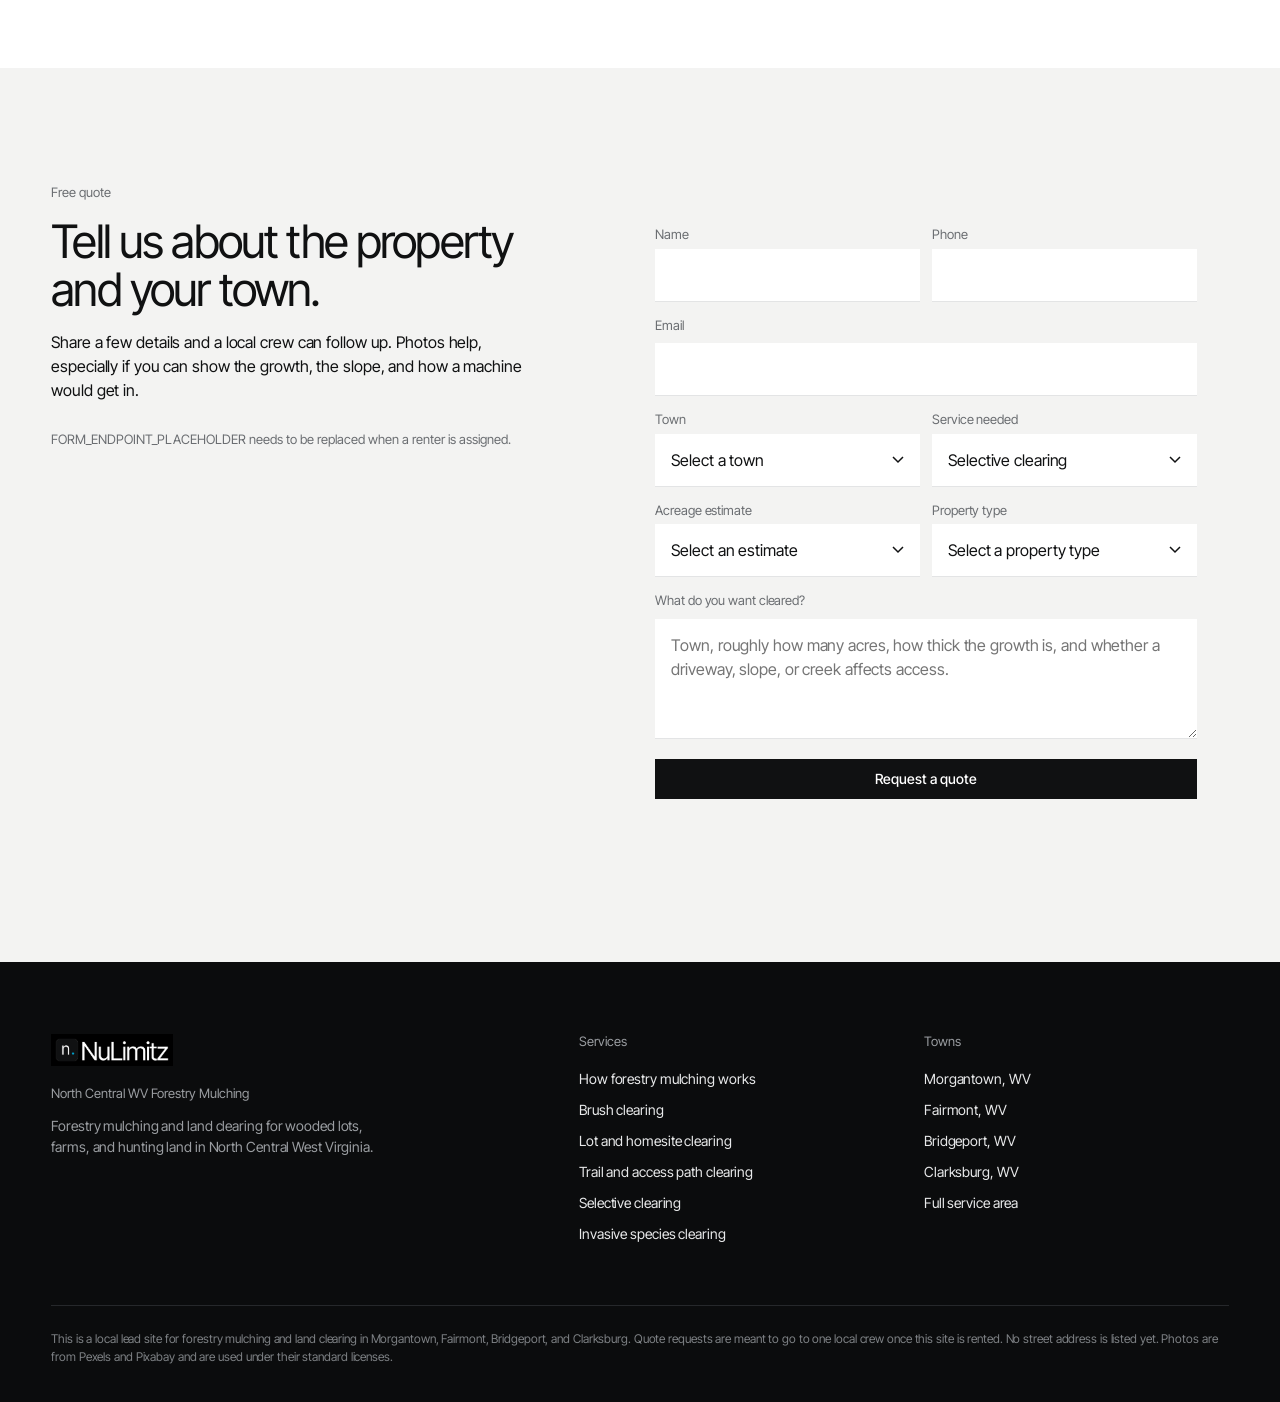
<file: selective-clearing/index.html>
<!DOCTYPE html>
<html lang="en">
<head>
  <meta charset="utf-8">
  <meta name="viewport" content="width=device-width, initial-scale=1">
  <title>Selective Clearing in Morgantown, Fairmont, and Clarksburg, WV</title>
  <meta name="description" content="Selective clearing and vegetation management for wooded lots in Morgantown, Fairmont, Bridgeport, and Clarksburg, West Virginia.">
  <meta name="robots" content="noindex, nofollow">
  <link rel="icon" href="/favicon.ico" sizes="any">
  <link rel="icon" type="image/svg+xml" href="/favicon.svg">
  <link rel="icon" type="image/png" sizes="32x32" href="/favicon-32.png">
  <link rel="apple-touch-icon" href="/apple-touch-icon.png">
  <link rel="icon" type="image/png" sizes="512x512" href="/icon-512.png">
  <link rel="preconnect" href="https://fonts.googleapis.com">
  <link rel="preconnect" href="https://fonts.gstatic.com" crossorigin>
  <link href="https://fonts.googleapis.com/css2?family=Inter+Tight:wght@300;400;500&display=swap" rel="stylesheet">
  <link rel="stylesheet" href="../css/styles.css">
  <script type="application/ld+json">
{
  "@context": "https://schema.org",
  "@graph": [
    {
      "@type": "LocalBusiness",
      "name": "North Central WV Forestry Mulching",
      "url": "/selective-clearing/",
      "description": "Selective clearing and vegetation management for wooded lots in Morgantown, Fairmont, Bridgeport, and Clarksburg, West Virginia.",
      "areaServed": [
        {
          "@type": "City",
          "name": "Morgantown",
          "addressRegion": "WV"
        },
        {
          "@type": "City",
          "name": "Fairmont",
          "addressRegion": "WV"
        },
        {
          "@type": "City",
          "name": "Bridgeport",
          "addressRegion": "WV"
        },
        {
          "@type": "City",
          "name": "Clarksburg",
          "addressRegion": "WV"
        },
        {
          "@type": "AdministrativeArea",
          "name": "Monongalia County"
        },
        {
          "@type": "AdministrativeArea",
          "name": "Marion County"
        },
        {
          "@type": "AdministrativeArea",
          "name": "Harrison County"
        }
      ],
      "serviceType": [
        "Forestry mulching",
        "Land clearing",
        "Brush clearing",
        "Lot and homesite clearing",
        "Trail and access path clearing",
        "Selective clearing",
        "Invasive species clearing" 
      ]
    },
    {
      "@type": "Service",
      "name": "Selective clearing in Morgantown, Fairmont, Bridgeport, and Clarksburg",
      "serviceType": "Forestry mulching and land clearing",
      "provider": {
        "@type": "LocalBusiness",
        "name": "North Central WV Forestry Mulching"
      },
      "areaServed": [
        "Morgantown, WV",
        "Fairmont, WV",
        "Bridgeport, WV",
        "Clarksburg, WV" 
      ]
    }
  ]
}
  </script>
</head>
<body>
<div class="topbar">
  <div class="wrap">
    <span>Serving Morgantown, Fairmont, Bridgeport, and Clarksburg, West Virginia</span>
    </div>
</div>
<header class="site-header">
  <div class="wrap">
    <a class="logo" href="../index.html" aria-label="NuLimitz home"><img src="/img/logo-light.png" alt="NuLimitz"></a>
    <nav>
      <ul>
        <li><a href="../index.html" aria-current="page">Home</a></li>
        <li><a href="../how-it-works/index.html">How it works</a></li>
        <li><a href="../brush-clearing/index.html">Brush clearing</a></li>
        <li><a href="../lot-clearing/index.html">Lot clearing</a></li>
        <li><a href="../trail-clearing/index.html">Trail clearing</a></li>
        <li><a href="../index.html#areas">Service area</a></li>
        </ul>
    </nav>
    <div class="header-right">
      <a class="btn" href="#quote">Get a quote</a>
      <button class="nav-toggle" type="button" aria-expanded="false" aria-label="Open menu">Menu</button>
    </div>
  </div>
</header>
<section class="page-hero" style="background-image:url('../img/selective.jpg')">
  <div class="wrap">
    <p class="eyebrow">North Central WV Forestry Mulching</p>
    <h1>Selective Clearing in Morgantown, Fairmont, Bridgeport, and Clarksburg</h1>
    <p>Take out undergrowth and unwanted trees while leaving mature timber, a view, or a shaded yard intact.</p>
    <div class="hero-actions">
      <a class="btn btn-call" href="#quote">Request a quote</a>
    </div>
  </div>
</section>
<section class="section">
  <div class="wrap content-split">
    <div class="prose">

    <h2>Open the woods without taking every tree</h2>
    <p>Selective clearing is for landowners who want the property opened, not stripped. The mulcher takes underbrush, saplings, and marked trees, and leaves the mature timber, a tree line, or a shaded yard in place. That is a common request on steep lots around Morgantown, on older family land near Fairmont, and on homesites in Bridgeport and Clarksburg where a view or a windbreak matters.</p>
    <p>The work still starts with a walk of the property, or with photos and a clear list of what should stay. Ribbon or a simple map helps. If you want more light in the understory, a cleaner look from the house, or room to mow between trees, say that in the form.</p>
    <h2>A planned finish, not a bare hillside</h2>
    <p>Because the chips stay on the ground, selective work often leaves a walkable, finished look under the trees. It is not a timber harvest, and it is not a grading job. Large trees that have to come down may still need to be cut first. If a homesite or a driveway is part of the same plan, see <a href="../lot-clearing/index.html">lot clearing</a> and describe both needs in one request.</p>
    <p>Selective clearing also pairs well with <a href="../invasive-species/index.html">invasive species work</a> when autumn olive or multiflora rose is mixed into woods you otherwise want to keep.</p>
    
    <h2>What this work is often used for</h2>
    <p>Selective clearing is a common choice when a homesite, a yard, or hunting land should be opened without losing the trees you want to keep. It also helps with visibility around a house and with listing prep on a wooded lot that should still feel like woods. See <a href="../index.html#land-uses">what people clear land for</a> on the main page for homesites, trails, pasture, and other uses.</p>

      <p><a href="../index.html">Back to the main forestry mulching page</a> for all towns and services.</p>
    </div>
    <aside class="side-card">
      <img src="../img/selective.jpg" alt="Open ground under a stand of mature trees">
      <h3>Request a quote</h3>
      <p>Use the form to describe what should stay and what should be mulched.</p>
      <p><a class="btn btn-dark btn-wide" href="#quote">Request a quote</a></p>
    </aside>
  </div>
</section>
<section class="section band-cream" id="quote">
  <div class="wrap quote-grid">
    <div>
      <p class="eyebrow">Free quote</p>
      <h2>Tell us about the property and your town.</h2>
      <p>Share a few details and a local crew can follow up. Photos help, especially if you can show the growth, the slope, and how a machine would get in.</p>
      <p class="placeholder-note">FORM_ENDPOINT_PLACEHOLDER needs to be replaced when a renter is assigned.</p></div>
    <form action="FORM_ENDPOINT_PLACEHOLDER" method="post" data-quote-form>
      <div class="form-row">
        <div>
          <label for="name">Name</label>
          <input id="name" name="name" type="text" autocomplete="name" required>
        </div>
        <div>
          <label for="phone">Phone</label>
          <input id="phone" name="phone" type="tel" autocomplete="tel" required>
        </div>
      </div>
      <label for="email">Email</label>
      <input id="email" name="email" type="email" autocomplete="email">
      <div class="form-row">
        <div>
          <label for="city">Town</label>
          <select id="city" name="city" required>
            <option value="">Select a town</option>
            <option>Morgantown</option>
            <option>Fairmont</option>
            <option>Bridgeport</option>
            <option>Clarksburg</option>
            <option>Cheat Lake</option>
            <option>Westover</option>
            <option>Star City</option>
            <option>Kingwood</option>
            <option>Grafton</option>
            <option>Other in North Central WV</option>
          </select>
        </div>
        <div>
          <label for="service">Service needed</label>
          <select id="service" name="service" required>
            <option value="">Select a service</option>
<option value="forestry">Forestry mulching</option>
<option value="lot">Lot or land clearing</option>
<option value="brush">Brush and underbrush clearing</option>
<option value="trail">Trail, driveway, or fence line clearing</option>
<option value="selective" selected>Selective clearing</option>
<option value="invasive">Invasive species clearing</option>
<option value="other">Not sure / other</option>
          </select>
        </div>
      </div>
      <div class="form-row">
        <div>
          <label for="acreage">Acreage estimate</label>
          <select id="acreage" name="acreage" required>
            <option value="">Select an estimate</option>
<option value="under-1">Under 1 acre</option>
<option value="1-3">1 to 3 acres</option>
<option value="3-10">3 to 10 acres</option>
<option value="10-plus">10 acres or more</option>
<option value="unsure">Not sure</option>
          </select>
        </div>
        <div>
          <label for="property">Property type</label>
          <select id="property" name="property" required>
            <option value="">Select a property type</option>
<option value="homesite">Wooded homesite</option>
<option value="residential">Residential lot</option>
<option value="farm">Farm or pasture</option>
<option value="hunting">Hunting land</option>
<option value="other">Other</option>
          </select>
        </div>
      </div>
      <label for="message">What do you want cleared?</label>
      <textarea id="message" name="message" placeholder="Town, roughly how many acres, how thick the growth is, and whether a driveway, slope, or creek affects access." required></textarea>
      <p style="margin-top:1rem"><button class="btn btn-dark btn-wide" type="submit">Request a quote</button></p>
      <p class="form-status" role="status"></p>
    </form>
  </div>
</section>
<footer class="site-footer">
  <div class="wrap">
    <div class="foot-grid">
      <div>
        <a class="logo" href="../index.html" aria-label="NuLimitz home"><img src="/img/logo-dark.png" alt="NuLimitz"></a>
        <h2>North Central WV Forestry Mulching</h2>
        <p>Forestry mulching and land clearing for wooded lots, farms, and hunting land in North Central West Virginia.</p>
        </div>
      <div>
        <h2>Services</h2>
        <ul>
          <li><a href="../how-it-works/index.html">How forestry mulching works</a></li>
          <li><a href="../brush-clearing/index.html">Brush clearing</a></li>
          <li><a href="../lot-clearing/index.html">Lot and homesite clearing</a></li>
          <li><a href="../trail-clearing/index.html">Trail and access path clearing</a></li>
          <li><a href="../selective-clearing/index.html">Selective clearing</a></li>
          <li><a href="../invasive-species/index.html">Invasive species clearing</a></li>
        </ul>
      </div>
      <div>
        <h2>Towns</h2>
        <ul>
          <li><a href="../morgantown/index.html">Morgantown, WV</a></li>
          <li><a href="../fairmont/index.html">Fairmont, WV</a></li>
          <li><a href="../bridgeport/index.html">Bridgeport, WV</a></li>
          <li><a href="../clarksburg/index.html">Clarksburg, WV</a></li>
          <li><a href="../index.html#areas">Full service area</a></li>
        </ul>
      </div>
    </div>
    <p class="legal">This is a local lead site for forestry mulching and land clearing in Morgantown, Fairmont, Bridgeport, and Clarksburg. Quote requests are meant to go to one local crew once this site is rented. No street address is listed yet. Photos are from Pexels and Pixabay and are used under their standard licenses.</p>
  </div>
</footer>
<script src="../js/main.js"></script>

</body>
</html>
</file>
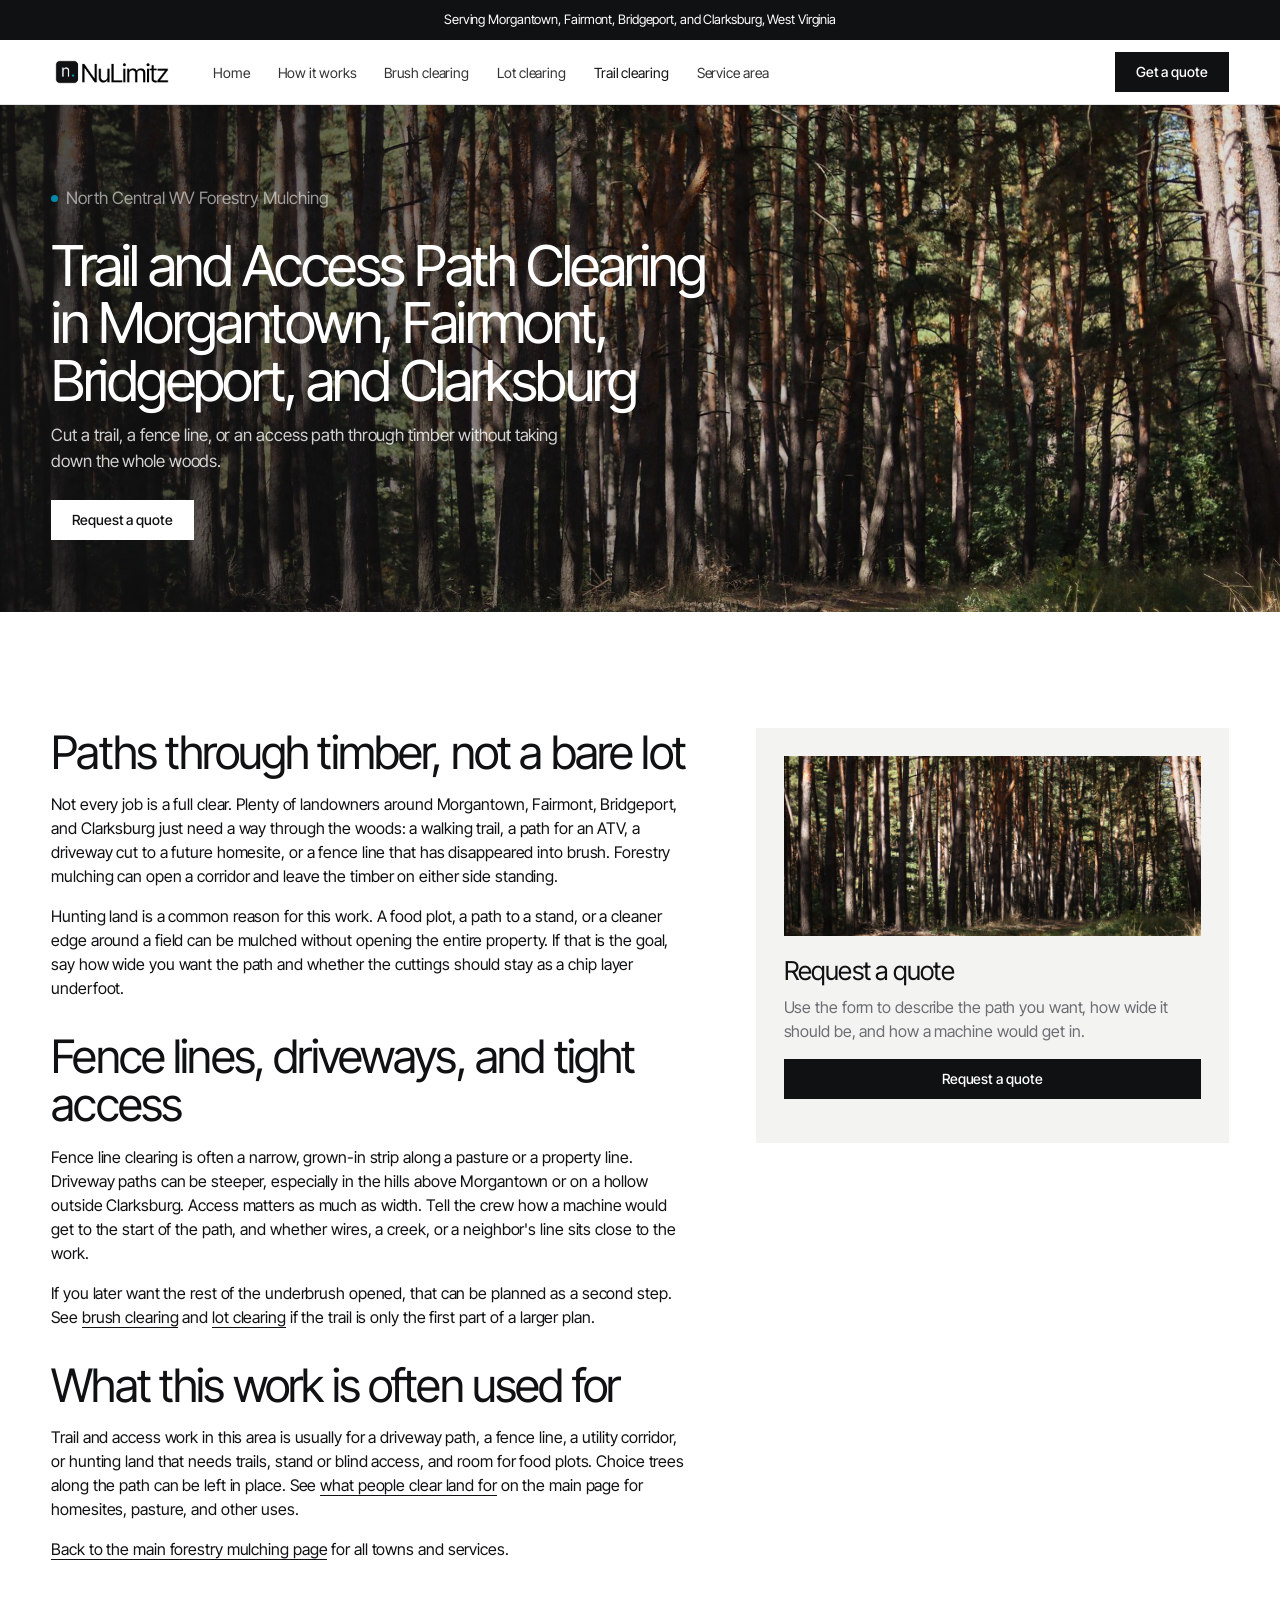
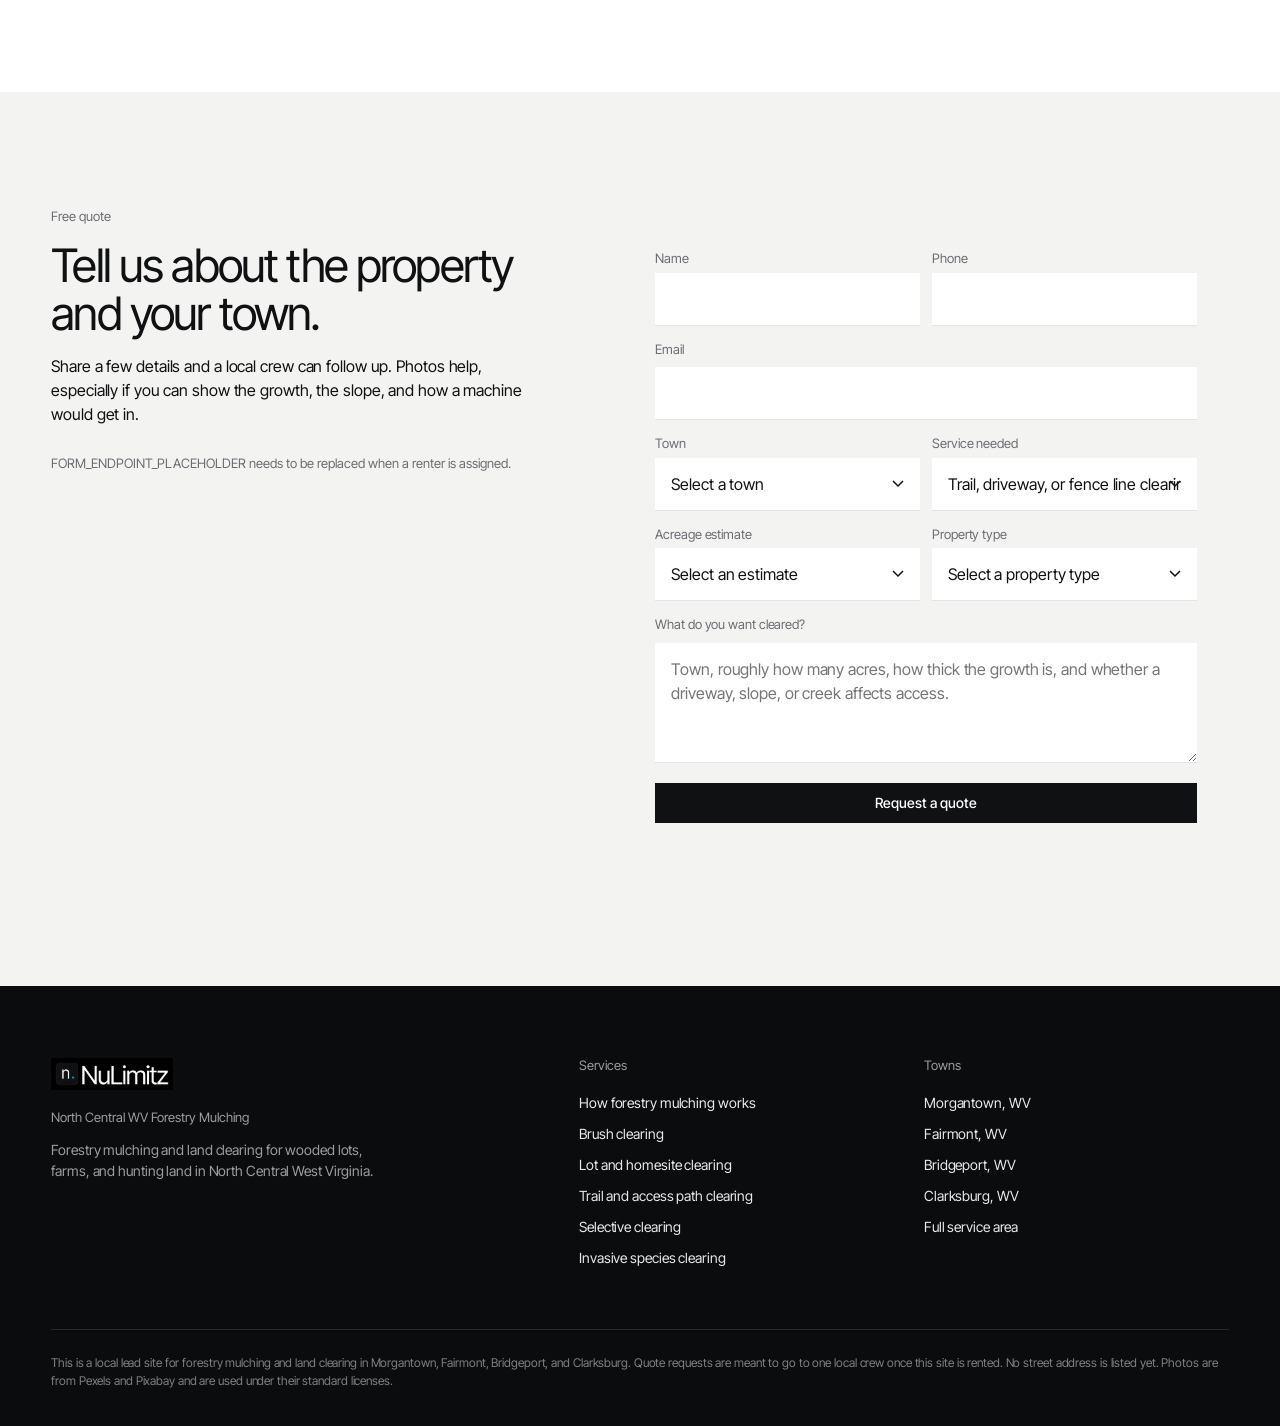
<file: trail-clearing/index.html>
<!DOCTYPE html>
<html lang="en">
<head>
  <meta charset="utf-8">
  <meta name="viewport" content="width=device-width, initial-scale=1">
  <title>Trail and Access Path Clearing in Morgantown, Fairmont, and Clarksburg, WV</title>
  <meta name="description" content="Trail, access path, fence line, and hunting-land clearing in Morgantown, Fairmont, Bridgeport, and Clarksburg, West Virginia.">
  <meta name="robots" content="noindex, nofollow">
  <link rel="icon" href="/favicon.ico" sizes="any">
  <link rel="icon" type="image/svg+xml" href="/favicon.svg">
  <link rel="icon" type="image/png" sizes="32x32" href="/favicon-32.png">
  <link rel="apple-touch-icon" href="/apple-touch-icon.png">
  <link rel="icon" type="image/png" sizes="512x512" href="/icon-512.png">
  <link rel="preconnect" href="https://fonts.googleapis.com">
  <link rel="preconnect" href="https://fonts.gstatic.com" crossorigin>
  <link href="https://fonts.googleapis.com/css2?family=Inter+Tight:wght@300;400;500&display=swap" rel="stylesheet">
  <link rel="stylesheet" href="../css/styles.css">
  <script type="application/ld+json">
{
  "@context": "https://schema.org",
  "@graph": [
    {
      "@type": "LocalBusiness",
      "name": "North Central WV Forestry Mulching",
      "url": "/trail-clearing/",
      "description": "Trail, access path, fence line, and hunting-land clearing in Morgantown, Fairmont, Bridgeport, and Clarksburg, West Virginia.",
      "areaServed": [
        {
          "@type": "City",
          "name": "Morgantown",
          "addressRegion": "WV"
        },
        {
          "@type": "City",
          "name": "Fairmont",
          "addressRegion": "WV"
        },
        {
          "@type": "City",
          "name": "Bridgeport",
          "addressRegion": "WV"
        },
        {
          "@type": "City",
          "name": "Clarksburg",
          "addressRegion": "WV"
        },
        {
          "@type": "AdministrativeArea",
          "name": "Monongalia County"
        },
        {
          "@type": "AdministrativeArea",
          "name": "Marion County"
        },
        {
          "@type": "AdministrativeArea",
          "name": "Harrison County"
        }
      ],
      "serviceType": [
        "Forestry mulching",
        "Land clearing",
        "Brush clearing",
        "Lot and homesite clearing",
        "Trail and access path clearing",
        "Selective clearing",
        "Invasive species clearing" 
      ]
    },
    {
      "@type": "Service",
      "name": "Trail and access path clearing in Morgantown, Fairmont, Bridgeport, and Clarksburg",
      "serviceType": "Forestry mulching and land clearing",
      "provider": {
        "@type": "LocalBusiness",
        "name": "North Central WV Forestry Mulching"
      },
      "areaServed": [
        "Morgantown, WV",
        "Fairmont, WV",
        "Bridgeport, WV",
        "Clarksburg, WV" 
      ]
    }
  ]
}
  </script>
</head>
<body>
<div class="topbar">
  <div class="wrap">
    <span>Serving Morgantown, Fairmont, Bridgeport, and Clarksburg, West Virginia</span>
    </div>
</div>
<header class="site-header">
  <div class="wrap">
    <a class="logo" href="../index.html" aria-label="NuLimitz home"><img src="/img/logo-light.png" alt="NuLimitz"></a>
    <nav>
      <ul>
        <li><a href="../index.html">Home</a></li>
        <li><a href="../how-it-works/index.html">How it works</a></li>
        <li><a href="../brush-clearing/index.html">Brush clearing</a></li>
        <li><a href="../lot-clearing/index.html">Lot clearing</a></li>
        <li><a href="../trail-clearing/index.html" aria-current="page">Trail clearing</a></li>
        <li><a href="../index.html#areas">Service area</a></li>
        </ul>
    </nav>
    <div class="header-right">
      <a class="btn" href="#quote">Get a quote</a>
      <button class="nav-toggle" type="button" aria-expanded="false" aria-label="Open menu">Menu</button>
    </div>
  </div>
</header>
<section class="page-hero" style="background-image:url('../img/trail.jpg')">
  <div class="wrap">
    <p class="eyebrow">North Central WV Forestry Mulching</p>
    <h1>Trail and Access Path Clearing in Morgantown, Fairmont, Bridgeport, and Clarksburg</h1>
    <p>Cut a trail, a fence line, or an access path through timber without taking down the whole woods.</p>
    <div class="hero-actions">
      <a class="btn btn-call" href="#quote">Request a quote</a>
    </div>
  </div>
</section>
<section class="section">
  <div class="wrap content-split">
    <div class="prose">

    <h2>Paths through timber, not a bare lot</h2>
    <p>Not every job is a full clear. Plenty of landowners around Morgantown, Fairmont, Bridgeport, and Clarksburg just need a way through the woods: a walking trail, a path for an ATV, a driveway cut to a future homesite, or a fence line that has disappeared into brush. Forestry mulching can open a corridor and leave the timber on either side standing.</p>
    <p>Hunting land is a common reason for this work. A food plot, a path to a stand, or a cleaner edge around a field can be mulched without opening the entire property. If that is the goal, say how wide you want the path and whether the cuttings should stay as a chip layer underfoot.</p>
    <h2>Fence lines, driveways, and tight access</h2>
    <p>Fence line clearing is often a narrow, grown-in strip along a pasture or a property line. Driveway paths can be steeper, especially in the hills above Morgantown or on a hollow outside Clarksburg. Access matters as much as width. Tell the crew how a machine would get to the start of the path, and whether wires, a creek, or a neighbor's line sits close to the work.</p>
    <p>If you later want the rest of the underbrush opened, that can be planned as a second step. See <a href="../brush-clearing/index.html">brush clearing</a> and <a href="../lot-clearing/index.html">lot clearing</a> if the trail is only the first part of a larger plan.</p>
    
    <h2>What this work is often used for</h2>
    <p>Trail and access work in this area is usually for a driveway path, a fence line, a utility corridor, or hunting land that needs trails, stand or blind access, and room for food plots. Choice trees along the path can be left in place. See <a href="../index.html#land-uses">what people clear land for</a> on the main page for homesites, pasture, and other uses.</p>

      <p><a href="../index.html">Back to the main forestry mulching page</a> for all towns and services.</p>
    </div>
    <aside class="side-card">
      <img src="../img/trail.jpg" alt="A path running through a stand of tall trees">
      <h3>Request a quote</h3>
      <p>Use the form to describe the path you want, how wide it should be, and how a machine would get in.</p>
      <p><a class="btn btn-dark btn-wide" href="#quote">Request a quote</a></p>
    </aside>
  </div>
</section>
<section class="section band-cream" id="quote">
  <div class="wrap quote-grid">
    <div>
      <p class="eyebrow">Free quote</p>
      <h2>Tell us about the property and your town.</h2>
      <p>Share a few details and a local crew can follow up. Photos help, especially if you can show the growth, the slope, and how a machine would get in.</p>
      <p class="placeholder-note">FORM_ENDPOINT_PLACEHOLDER needs to be replaced when a renter is assigned.</p></div>
    <form action="FORM_ENDPOINT_PLACEHOLDER" method="post" data-quote-form>
      <div class="form-row">
        <div>
          <label for="name">Name</label>
          <input id="name" name="name" type="text" autocomplete="name" required>
        </div>
        <div>
          <label for="phone">Phone</label>
          <input id="phone" name="phone" type="tel" autocomplete="tel" required>
        </div>
      </div>
      <label for="email">Email</label>
      <input id="email" name="email" type="email" autocomplete="email">
      <div class="form-row">
        <div>
          <label for="city">Town</label>
          <select id="city" name="city" required>
            <option value="">Select a town</option>
            <option>Morgantown</option>
            <option>Fairmont</option>
            <option>Bridgeport</option>
            <option>Clarksburg</option>
            <option>Cheat Lake</option>
            <option>Westover</option>
            <option>Star City</option>
            <option>Kingwood</option>
            <option>Grafton</option>
            <option>Other in North Central WV</option>
          </select>
        </div>
        <div>
          <label for="service">Service needed</label>
          <select id="service" name="service" required>
            <option value="">Select a service</option>
<option value="forestry">Forestry mulching</option>
<option value="lot">Lot or land clearing</option>
<option value="brush">Brush and underbrush clearing</option>
<option value="trail" selected>Trail, driveway, or fence line clearing</option>
<option value="selective">Selective clearing</option>
<option value="invasive">Invasive species clearing</option>
<option value="other">Not sure / other</option>
          </select>
        </div>
      </div>
      <div class="form-row">
        <div>
          <label for="acreage">Acreage estimate</label>
          <select id="acreage" name="acreage" required>
            <option value="">Select an estimate</option>
<option value="under-1">Under 1 acre</option>
<option value="1-3">1 to 3 acres</option>
<option value="3-10">3 to 10 acres</option>
<option value="10-plus">10 acres or more</option>
<option value="unsure">Not sure</option>
          </select>
        </div>
        <div>
          <label for="property">Property type</label>
          <select id="property" name="property" required>
            <option value="">Select a property type</option>
<option value="homesite">Wooded homesite</option>
<option value="residential">Residential lot</option>
<option value="farm">Farm or pasture</option>
<option value="hunting">Hunting land</option>
<option value="other">Other</option>
          </select>
        </div>
      </div>
      <label for="message">What do you want cleared?</label>
      <textarea id="message" name="message" placeholder="Town, roughly how many acres, how thick the growth is, and whether a driveway, slope, or creek affects access." required></textarea>
      <p style="margin-top:1rem"><button class="btn btn-dark btn-wide" type="submit">Request a quote</button></p>
      <p class="form-status" role="status"></p>
    </form>
  </div>
</section>
<footer class="site-footer">
  <div class="wrap">
    <div class="foot-grid">
      <div>
        <a class="logo" href="../index.html" aria-label="NuLimitz home"><img src="/img/logo-dark.png" alt="NuLimitz"></a>
        <h2>North Central WV Forestry Mulching</h2>
        <p>Forestry mulching and land clearing for wooded lots, farms, and hunting land in North Central West Virginia.</p>
        </div>
      <div>
        <h2>Services</h2>
        <ul>
          <li><a href="../how-it-works/index.html">How forestry mulching works</a></li>
          <li><a href="../brush-clearing/index.html">Brush clearing</a></li>
          <li><a href="../lot-clearing/index.html">Lot and homesite clearing</a></li>
          <li><a href="../trail-clearing/index.html">Trail and access path clearing</a></li>
          <li><a href="../selective-clearing/index.html">Selective clearing</a></li>
          <li><a href="../invasive-species/index.html">Invasive species clearing</a></li>
        </ul>
      </div>
      <div>
        <h2>Towns</h2>
        <ul>
          <li><a href="../morgantown/index.html">Morgantown, WV</a></li>
          <li><a href="../fairmont/index.html">Fairmont, WV</a></li>
          <li><a href="../bridgeport/index.html">Bridgeport, WV</a></li>
          <li><a href="../clarksburg/index.html">Clarksburg, WV</a></li>
          <li><a href="../index.html#areas">Full service area</a></li>
        </ul>
      </div>
    </div>
    <p class="legal">This is a local lead site for forestry mulching and land clearing in Morgantown, Fairmont, Bridgeport, and Clarksburg. Quote requests are meant to go to one local crew once this site is rented. No street address is listed yet. Photos are from Pexels and Pixabay and are used under their standard licenses.</p>
  </div>
</footer>
<script src="../js/main.js"></script>

</body>
</html>
</file>
<file: css/styles.css>
/* NuLimitz lead microsite styles */
:root {
  --ink: #101112;
  --mut: #6b6e72;
  --line: #e3e4e5;
  --soft: #f3f3f2;
  --blue: #00A7D3;
  --white: #fff;
  --pad: clamp(20px, 4vw, 56px);
  --header-h: 64px;
  --max: 1600px;
  /* aliases so older class names keep working */
  --ink-soft: var(--mut);
  --paper: var(--white);
  --cream: var(--soft);
  --ice: var(--soft);
  --tint: var(--soft);
  --forest: var(--ink);
  --forest-deep: var(--ink);
  --forest-mid: #2b2d30;
  --leaf: var(--ink);
  --gold: var(--ink);
  --gold-hot: var(--blue);
  --navy: var(--ink);
  --navy-deep: var(--ink);
  --navy-mid: #2b2d30;
  --cyan: var(--blue);
  --cyan-hot: var(--blue);
  --orange: var(--ink);
  --orange-hot: #2b2d30;
  --brand: var(--ink);
  --brand-deep: var(--ink);
  --brand-mid: #2b2d30;
  --accent: var(--ink);
  --accent-hot: #2b2d30;
}

*, *::before, *::after { box-sizing: border-box; margin: 0; padding: 0; }
html { scroll-behavior: smooth; }
html, body { overflow-x: clip; }
body {
  font-family: "Inter Tight", "Helvetica Neue", Helvetica, Arial, sans-serif;
  font-weight: 400;
  color: var(--ink);
  background: var(--white);
  font-size: 16px;
  line-height: 1.5;
  letter-spacing: -.006em;
  -webkit-font-smoothing: antialiased;
}
img { max-width: 100%; height: auto; display: block; }
a { color: inherit; text-decoration: none; }
h1, h2, h3, h4 {
  font-weight: 400;
  line-height: 1.15;
  letter-spacing: -.03em;
  color: var(--ink);
}
p { margin: 0 0 1rem; }
.wrap { width: min(var(--max), 100%); margin-inline: auto; padding-inline: var(--pad); }

/* Top strip */
.topbar {
  background: var(--ink);
  color: #fff;
  font-size: 13px;
  text-align: center;
  padding: 10px var(--pad);
}
.topbar .wrap {
  display: block;
  padding: 0;
  width: 100%;
  max-width: none;
}
.topbar a { color: #fff; text-decoration: underline; text-underline-offset: 3px; }

/* Header */
.site-header {
  position: sticky;
  top: 0;
  z-index: 40;
  background: rgba(255, 255, 255, .96);
  backdrop-filter: blur(8px);
  border-bottom: 1px solid var(--line);
}
.site-header .wrap {
  display: flex;
  align-items: center;
  height: var(--header-h);
  gap: 40px;
  padding-inline: var(--pad);
}
.logo { display: flex; align-items: center; flex: none; }
.logo img { height: 32px; width: auto; }
.site-header nav { display: flex; }
.site-header nav ul {
  display: flex;
  gap: 28px;
  list-style: none;
  margin: 0;
  padding: 0;
  align-items: center;
  flex-wrap: wrap;
}
.site-header nav a {
  color: var(--ink);
  opacity: .85;
  font-size: 14px;
  font-weight: 400;
}
.site-header nav a:hover,
.site-header nav a[aria-current="page"] { opacity: 1; }
.header-right {
  margin-left: auto;
  display: flex;
  gap: 16px;
  align-items: center;
  flex: none;
}
.nav-toggle {
  display: none;
  background: none;
  border: 0;
  font: inherit;
  font-size: 14px;
  cursor: pointer;
  color: var(--ink);
  padding: 0;
}
.btn-nav {
  display: none;
}

/* Buttons */
.btn {
  display: inline-flex;
  align-items: center;
  justify-content: center;
  height: 40px;
  padding: 0 20px;
  font-size: 14px;
  font-weight: 500;
  border: 1px solid var(--ink);
  background: var(--ink);
  color: #fff;
  transition: .2s;
  cursor: pointer;
  font-family: inherit;
  text-decoration: none;
  line-height: 1;
  border-radius: 0;
  gap: 0;
}
.btn:hover { background: #2b2d30; color: #fff; }
.btn-gold,
.btn-orange,
.btn-accent,
.btn-dark,
.btn-call {
  background: var(--ink);
  color: #fff;
  border-color: var(--ink);
}
.btn-gold:hover,
.btn-orange:hover,
.btn-accent:hover,
.btn-dark:hover,
.btn-call:hover { background: #2b2d30; color: #fff; }
.btn-light {
  background: transparent;
  color: #fff;
  border-color: #fff;
}
.btn-light:hover { background: #fff; color: var(--ink); }
.btn-wide { width: 100%; }
.hero-actions, .cta-actions { display: flex; flex-wrap: wrap; gap: 12px; }

/* Hero */
.hero,
.page-hero {
  position: relative;
  color: #fff;
  background-color: var(--ink);
  background-size: cover;
  background-position: center;
  display: flex;
  align-items: flex-end;
}
.hero {
  min-height: 560px;
  height: calc(100vh - 100px);
  max-height: 860px;
}
.hero::before,
.page-hero::before {
  content: "";
  position: absolute;
  inset: 0;
  background: linear-gradient(90deg, rgba(16,17,18,.78) 0, rgba(16,17,18,.46) 42%, rgba(16,17,18,.12) 72%);
}
.hero .wrap,
.page-hero .wrap {
  position: relative;
  z-index: 1;
  width: 100%;
  padding-top: clamp(48px, 9vh, 110px);
  padding-bottom: 72px;
}
.eyebrow {
  font-size: 13px;
  color: var(--mut);
  margin-bottom: 14px;
  letter-spacing: 0;
  text-transform: none;
  font-weight: 400;
  display: flex;
  align-items: center;
  gap: 8px;
}
.hero .eyebrow,
.page-hero .eyebrow { color: rgba(255,255,255,.7); }
.hero .eyebrow::before,
.page-hero .eyebrow::before {
  content: "";
  width: 7px;
  height: 7px;
  border-radius: 50%;
  background: var(--blue);
  display: inline-block;
  flex: none;
}
.hero h1,
.page-hero h1 {
  color: #fff;
  font-weight: 400;
  font-size: clamp(40px, 5.6vw, 80px);
  line-height: 1.02;
  letter-spacing: -.045em;
  max-width: 16ch;
  margin: 0 0 14px;
}
.hero h1 { max-width: 22ch; }
.page-hero {
  min-height: 420px;
}
.page-hero h1 {
  font-size: clamp(32px, 4.4vw, 64px);
  max-width: 20ch;
}
.hero .lede,
.page-hero p {
  font-size: 17px;
  max-width: 520px;
  color: #fff;
  opacity: .8;
  margin-bottom: 26px;
}
.hero .btn-call,
.page-hero .btn-call {
  background: #fff;
  color: var(--ink);
  border-color: #fff;
}
.hero .btn-call:hover,
.page-hero .btn-call:hover { background: #e8e9ea; }

/* Trust bar */
.trust-bar {
  background: var(--soft);
  color: var(--ink);
  padding: 36px 0;
  border-bottom: 1px solid var(--line);
}
.trust-bar .wrap {
  display: grid;
  grid-template-columns: repeat(3, 1fr);
  gap: 16px;
}
.trust-item { padding: 8px 24px 8px 0; }
.trust-item + .trust-item { border-left: 1px solid var(--line); padding-left: 32px; }
.trust-item h3 {
  color: var(--ink);
  font-size: 20px;
  letter-spacing: -.02em;
  margin: 0 0 6px;
}
.trust-item p { margin: 0; font-size: 15px; color: var(--mut); }

/* Sections */
.section { padding: clamp(72px, 9vw, 128px) 0; }
.section-head { max-width: 780px; margin-bottom: 44px; }
.section-head h2,
.prose h2,
.quote-grid h2 {
  font-size: clamp(32px, 3.6vw, 52px);
  line-height: 1.05;
  letter-spacing: -.04em;
  margin: 0 0 16px;
}
.muted { color: var(--mut); }
.band-cream,
.band-ice { background: var(--soft); }
.band-forest,
.band-navy {
  background: var(--ink);
  color: #fff;
}
.band-forest h2, .band-forest h3,
.band-navy h2, .band-navy h3 { color: #fff; }
.band-forest .eyebrow, .band-navy .eyebrow,
.band-forest p, .band-navy p { color: #a3a6aa; }
.band-photo {
  position: relative;
  background-color: var(--ink);
  background-size: cover;
  background-position: center;
  color: #fff;
}
.band-photo::before {
  content: "";
  position: absolute;
  inset: 0;
  background: rgba(16, 17, 18, .72);
}
.band-photo .wrap { position: relative; z-index: 1; }
.band-photo h1, .band-photo h2, .band-photo h3, .band-photo h4 { color: #fff; }
.band-photo p, .band-photo .eyebrow, .band-photo .muted, .band-photo li { color: #c8c9cb; }
.band-forest .muted, .band-navy .muted { color: #a3a6aa; }

/* Service / area cards */
.card-grid, .area-grid, .step-grid {
  display: grid;
  gap: 16px;
}
.card-grid { grid-template-columns: repeat(auto-fit, minmax(240px, 1fr)); }
.service-card,
.area-card {
  background: var(--soft);
  overflow: hidden;
  display: flex;
  flex-direction: column;
  text-decoration: none;
  color: inherit;
  border: 0;
}
.service-card:hover .more,
.area-card:hover .more { opacity: 1; }
.service-card img,
.area-card img { width: 100%; height: 180px; object-fit: cover; }
.service-card .pad,
.area-card .pad,
.step .pad { padding: 28px 28px 30px; }
.service-card h3,
.area-card h3 {
  margin: 0 0 8px;
  font-size: 26px;
  letter-spacing: -.03em;
}
.more {
  display: inline-block;
  margin-top: 16px;
  font-size: 14px;
  font-weight: 400;
  color: var(--ink);
  border-bottom: 1px solid var(--ink);
  align-self: flex-start;
}

/* Areas */
.area-grid { grid-template-columns: repeat(4, 1fr); }
.town-list { columns: 2; margin: 0; padding-left: 1.1rem; color: var(--mut); }
.town-list li { break-inside: avoid; margin-bottom: 0.25rem; }

/* Steps */
.step-grid { grid-template-columns: repeat(3, 1fr); }
.step {
  background: var(--soft);
  border: 0;
}
.step-num {
  font-family: inherit;
  color: var(--blue);
  font-size: 22px;
  font-weight: 400;
  letter-spacing: -.02em;
  margin: 0 0 8px;
}
.step h3 { font-size: 20px; letter-spacing: -.02em; margin: 0 0 6px; }
.step p { color: var(--mut); font-size: 15px; margin: 0; }


/* Land uses */
.use-grid {
  display: grid;
  grid-template-columns: repeat(2, 1fr);
  gap: 16px;
}
.use-card {
  background: var(--white);
  padding: 28px 28px 30px;
}
.use-card h3 {
  margin: 0 0 8px;
  font-size: 22px;
  letter-spacing: -.03em;
  color: var(--ink);
}
.use-card p {
  margin: 0;
  font-size: 15px;
  line-height: 1.5;
  color: var(--mut);
}
/* FAQ */
.faq { display: grid; gap: 0; max-width: 48rem; }
.faq-item {
  background: transparent;
  border: 0;
  border-top: 1px solid var(--line);
}
.faq-item:last-child { border-bottom: 1px solid var(--line); }
.faq-item h3 { margin: 0; font-size: 18px; letter-spacing: -.02em; }
.faq-item button {
  width: 100%;
  display: flex;
  align-items: center;
  justify-content: space-between;
  gap: 20px;
  text-align: left;
  background: none;
  border: 0;
  padding: 22px 0;
  font: inherit;
  font-weight: 400;
  cursor: pointer;
  color: var(--ink);
}
.faq-item button::after {
  content: "";
  flex: none;
  width: 14px;
  height: 14px;
  background:
    linear-gradient(currentColor, currentColor) center / 14px 1.5px no-repeat,
    linear-gradient(currentColor, currentColor) center / 1.5px 14px no-repeat;
}
.faq-item.is-open button::after {
  background: linear-gradient(currentColor, currentColor) center / 14px 1.5px no-repeat;
}
.faq-item .answer { padding: 0 0 22px; color: var(--mut); display: none; }
.faq-item.is-open .answer { display: block; }
.faq-item .answer a { border-bottom: 1px solid currentColor; }

/* Light type on any dark band, including FAQ */
:is(.band-photo, .band-forest, .band-navy) .muted { color: #c8c9cb; }
:is(.band-photo, .band-forest, .band-navy) .faq-item {
  border-color: rgba(255,255,255,.4);
}
:is(.band-photo, .band-forest, .band-navy) .faq-item button { color: #fff; }
:is(.band-photo, .band-forest, .band-navy) .faq-item .answer { color: rgba(255,255,255,.86); }
:is(.band-photo, .band-forest, .band-navy) a:not(.btn),
.hero a:not(.btn),
.page-hero a:not(.btn) {
  color: #fff;
  border-bottom-color: rgba(255,255,255,.7);
}

/* Quote / form */
.quote-grid {
  display: grid;
  grid-template-columns: 0.9fr 1.1fr;
  gap: clamp(40px, 6vw, 120px);
  align-items: start;
}
form {
  background: var(--soft);
  padding: 32px;
  display: grid;
  gap: 4px;
}
label {
  display: block;
  font-weight: 400;
  font-size: 13px;
  color: var(--mut);
  margin: 10px 0 4px;
}
input, select, textarea {
  width: 100%;
  font: inherit;
  letter-spacing: inherit;
  padding: 14px 16px;
  border: 0;
  border-bottom: 1px solid var(--line);
  border-radius: 0;
  background: #fff;
  color: var(--ink);
}
input:focus, select:focus, textarea:focus {
  outline: 0;
  border-color: var(--blue);
}
textarea { min-height: 120px; resize: vertical; }
select {
  appearance: none;
  cursor: pointer;
  background: #fff url("data:image/svg+xml,%3Csvg xmlns='http://www.w3.org/2000/svg' width='12' height='8'%3E%3Cpath d='M1 1l5 5 5-5' fill='none' stroke='%23101112' stroke-width='1.5'/%3E%3C/svg%3E") no-repeat right 16px center;
}
.form-row { display: grid; grid-template-columns: 1fr 1fr; gap: 12px; }
.form-status {
  display: none;
  margin-top: 12px;
  padding: 14px 16px;
  background: var(--white);
  border: 0;
  border-bottom: 1px solid var(--line);
  color: var(--mut);
  font-size: 14px;
}
.form-status.is-visible { display: block; }
.placeholder-note {
  display: inline-block;
  margin-top: 12px;
  padding: 0;
  border: 0;
  background: none;
  color: var(--mut);
  font-size: 13px;
  font-weight: 400;
  letter-spacing: 0;
}

/* Footer */
.site-footer {
  background: #0b0c0d;
  color: #fff;
  padding: 72px 0 36px;
  font-size: 14px;
}
.site-footer a { color: #e8e9ea; text-decoration: none; }
.site-footer a:hover { color: #fff; }
.foot-grid {
  display: grid;
  grid-template-columns: 1.6fr 1fr 1fr;
  gap: 40px;
  margin-bottom: 0;
}
.site-footer .logo { display: inline-flex; margin-bottom: 20px; }
.site-footer .logo img { height: 32px; width: auto; }
.site-footer h2 {
  color: #9a9da1;
  font-size: 13px;
  letter-spacing: 0;
  font-weight: 400;
  margin: 0 0 14px;
}
.site-footer p { color: #9a9da1; font-size: 14px; margin: 0 0 16px; max-width: 340px; }
.site-footer ul { list-style: none; margin: 0; padding: 0; }
.site-footer li { margin: 0; }
.site-footer li a { display: block; padding: 5px 0; color: #e8e9ea; font-size: 14px; }
.site-footer .legal {
  border-top: 1px solid #26282b;
  margin-top: 56px;
  padding-top: 24px;
  margin-bottom: 0;
  font-size: 12px;
  color: #7d8084;
  max-width: none;
}

/* Interior */
.content-split {
  display: grid;
  grid-template-columns: 1.15fr 0.85fr;
  gap: clamp(32px, 5vw, 80px);
  align-items: start;
}
.prose h2 { margin-top: 2rem; }
.prose h2:first-child { margin-top: 0; }
.prose a { border-bottom: 1px solid var(--ink); }
.prose p { color: var(--ink); }
.side-card {
  background: var(--soft);
  padding: 28px;
  position: sticky;
  top: calc(var(--header-h) + 16px);
}
.side-card img { margin-bottom: 20px; height: 180px; width: 100%; object-fit: cover; }
.side-card h3 { font-size: 26px; letter-spacing: -.03em; margin: 0 0 10px; }
.side-card p { color: var(--mut); }

.call-dock { display: none; }

@media (max-width: 1100px) {
  .area-grid { grid-template-columns: repeat(2, 1fr); }
  .site-header .wrap { gap: 16px; }
  .nav-toggle { display: block; }
  .site-header nav {
    display: none;
    position: absolute;
    left: 0;
    right: 0;
    top: 100%;
    background: rgba(255,255,255,.98);
    border-bottom: 1px solid var(--line);
    padding: 8px var(--pad) 16px;
    z-index: 21;
  }
  .site-header nav.is-open { display: block; }
  .site-header nav ul { flex-direction: column; align-items: flex-start; gap: 0; }
  .site-header nav a {
    display: block;
    padding: 14px 0;
    border-bottom: 1px solid var(--line);
    opacity: 1;
    width: 100%;
  }
}

@media (max-width: 900px) {
  .step-grid, .quote-grid, .content-split, .foot-grid, .trust-bar .wrap, .use-grid {
    grid-template-columns: 1fr;
  }
  .area-grid { grid-template-columns: repeat(2, 1fr); }
  .trust-item + .trust-item { border-left: 0; padding-left: 0; border-top: 1px solid var(--line); padding-top: 20px; }
  .hero {
    height: auto;
    min-height: 640px;
    max-height: none;
  }
  .hero::before,
  .page-hero::before {
    background: linear-gradient(180deg, rgba(16,17,18,.5) 0, rgba(16,17,18,.4) 38%, rgba(16,17,18,.82) 100%);
  }
  .hero .wrap,
  .page-hero .wrap { padding-top: 44px; padding-bottom: 48px; }
  .hero h1 { font-size: clamp(36px, 11vw, 52px); }
  .form-row { grid-template-columns: 1fr; }
  .town-list { columns: 1; }
  .foot-grid > div:first-child { grid-column: 1 / -1; }
}

@media (max-width: 760px) {
  :root { --header-h: 56px; }
  .site-header .wrap { height: 56px; gap: 16px; }
  .logo img { height: 26px; }
  .header-right { gap: 16px; }
  .header-right .btn { height: 34px; padding: 0 12px; font-size: 13px; }
}


@media (max-width: 600px) {
  .area-grid { grid-template-columns: 1fr; }
}
</file>
